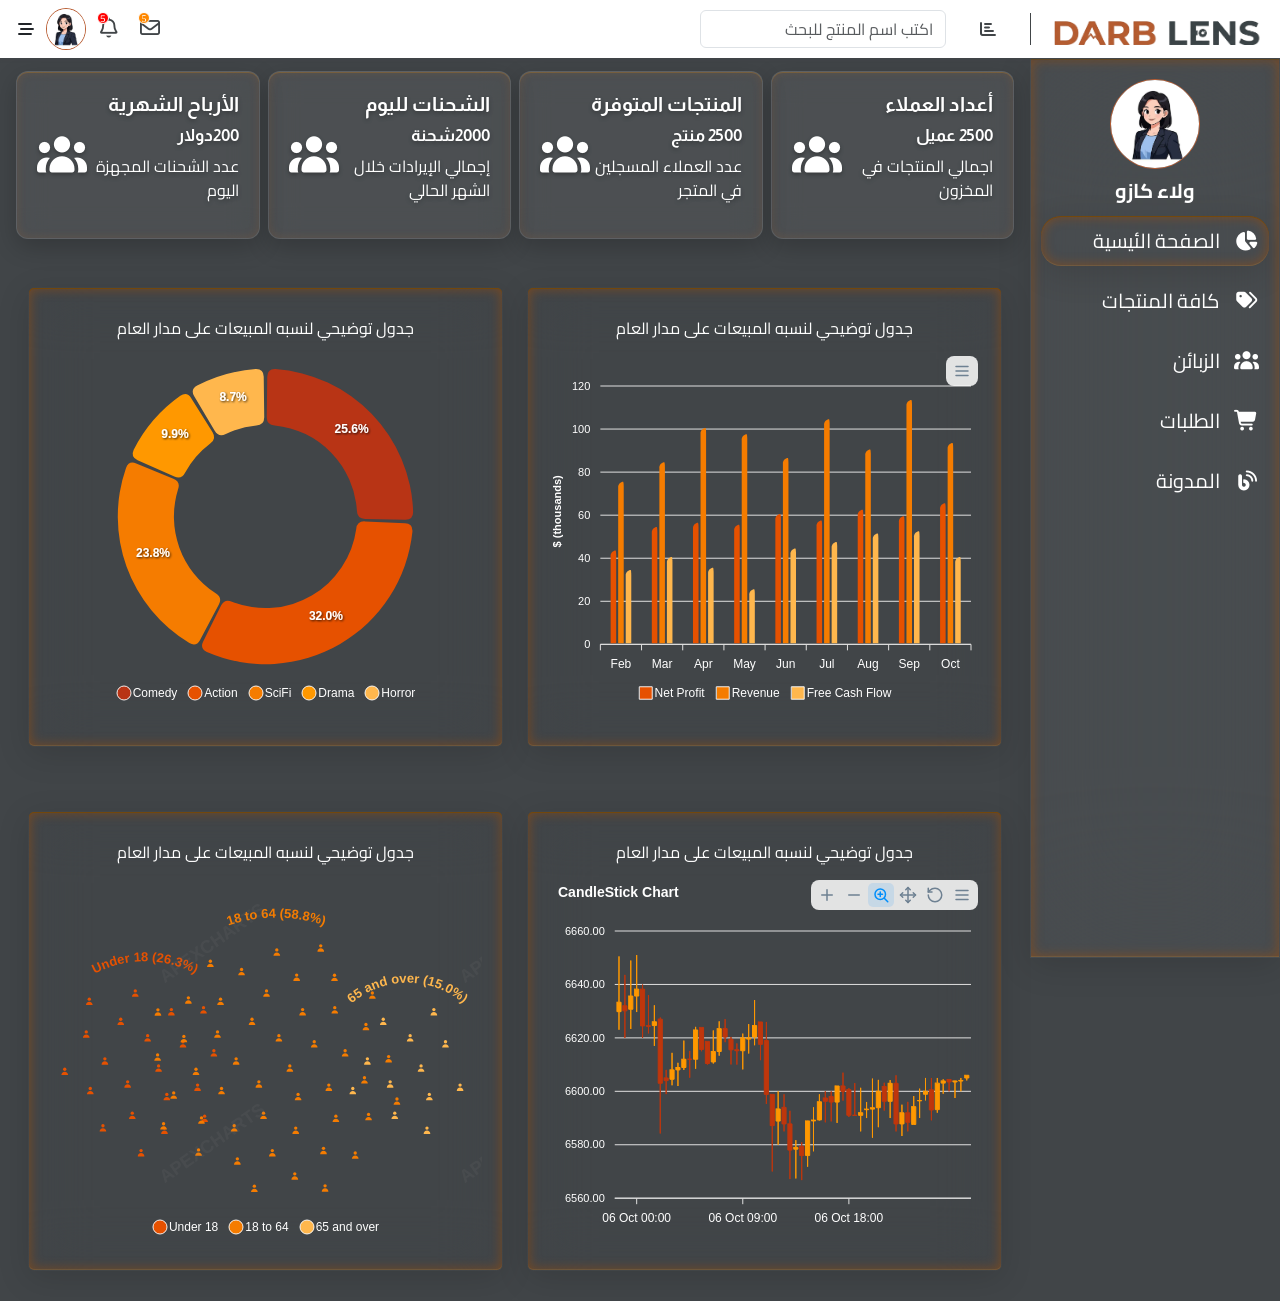
<file: index.html>
<!DOCTYPE html>
<html lang="ar" dir="rtl">

<head>
    <meta charset="UTF-8">
    <meta name="viewport" content="width=device-width, initial-scale=1.0">
    <title>darblens dashboard</title>
    <link rel="icon" href="assets/images/header/favicon.ico">
    <link rel="stylesheet" href="assets/css/all.min.css">
    <link rel="stylesheet" href="assets/css/bootstrap.css">
    <link rel="stylesheet" href="assets/css/sarrona.css">
    <link rel="stylesheet" href="assets/css/style.css">
</head>

<body>

    <div class="" id="loader">

        <img src="assets/images/loader.svg" alt="" width="50">
    </div>




    <div class="main-wrapper">
        <nav class="fixed-top">
            <header class="header d-flex justify-content-between align-items-center py-2">


                <div class="right-header d-flex align-items-center gap-3   ">
                    <div class="logo d-none d-md-block  ">
                        <a href="/"> <img class="w-100" src="assets/images/header/LOGO.png" alt=""></a>
                    </div>

                    <div class="px-3">
                        <a href="#"> <i class="fa-solid fa-chart-bar" id="toggle-sidebar"></i></a>
                    </div>
                    <form action="" class="d-none d-md-block">
                        <input type=" text" class="form-control" placeholder="اكتب اسم المنتج للبحث">
                    </form>
                </div>



                <div class="left-header d-flex align-items-center px-3 ">
                    <div class="icons d-flex gap-3">

                        <div class="messages-container position-relative" id="messages-container">
                            <i class="fa-regular fa-envelope   envelope"></i>
                            <ul class="messages-area  position-absolute text-center" id="messages-area">
                                <div class="messages-header">
                                    <h3>أحدث الرسائل</h3>
                                </div>

                                <li class="d-flex align-items-center justify-content-between position-relative"
                                    style="height: 70px;">
                                    <div class="d-flex gap-2 item-menu-left">
                                      <img src="assets/images/online/3.jfif" alt="">
                                        <h2>محمد أحمد</h2>
                                    </div>
                                    <i class="fa-regular fa-comment "></i>

                                    <div style="width: 10px; height: 10px;"
                                        class="spinner-border text-success masseges-user" role="status">
                                        <span class="visually-hidden">Loading...</span>
                                    </div>

                            
                                    <p class=" messages-info">لا تنسي اجتماع اليوم الساعه 12 </p>
                                </li>



                                <a href="">كافة الرسائل</a>

                            </ul>
                        </div>

                        



                       
                        <a class="position-relative bell"data-bs-toggle="offcanvas"  href="#side-notifications">
                            <i class="fa-regular fa-bell" ></i>
                        </a>




                    </div>

                    <div class="avatar m-r-10 m-l-10">
                        <img width="40px"  src="assets/images/header/avatar.jfif" alt="">
                    </div>

                    <a>
                        <i class="fa-solid fa-bars-staggered active-users" data-bs-toggle="offcanvas"  href="#side-menu"></i>
                    </a>
                </div>



            </header>
        </nav>





        <!-- start sidebar -->
        <div class="sidebar" id="sidebar">
            <div class="profile">
                <img width="90" src="assets/images/header/avatar.jfif" alt="">
                <h3>ولاء كازو</h3>
            </div>

            <ul class="ul-sidebar">
               
               <li class=" active">
                    <i class="fa-solid fa-chart-pie "></i>
                    <a href="index.html" class="m-r-10"> الصفحة الئيسية</a>
                </li>
                <li>
                    <i class="fa-solid fa-tags"></i>
                    <a href="allproducts.html" class="m-r-10"> كافة المنتجات </a>
                </li>
                <li>
                    <i class="fa-solid fa-users"></i>
                    <a href="customers.html" class="m-r-10"> الزبائن </a>
                </li>
                  <li>
                    <i class="fa-solid fa-cart-shopping"></i>
                    <a href="orders.html" class="m-r-10"> الطلبات </a>
                </li>
                <li>
                    <i class="fa-solid fa-blog"></i>
                    <a href="blog.html" class="m-r-10"> المدونة </a>
                </li>



            </ul>
        </div>
        <!-- end sidebar -->


        <!-- start content -->
        <div class="content p-3" id="content">
            <div class="inner-contene">
                <div class="container-fluid">
                    <div class="row gap-2 flex-wrap  flex-lg-nowrap justify-content-around stats">
                        <div class="col-12 col-md-5 col-lg-3 stat stat-orange  flex-item flex-shrink-1 ">
                            <div>
                                <h3 class="m-b-10 ">أعداد العملاء </h3>
                                <h4>2500 عميل </h4>
                                <p>اجمالي المنتجات  في المخزون </p>
                            </div>
                            <div>
                                <i class="fa-solid fa-users fs-1 t"></i>
                            </div>
                        </div>
                        <div class="col-12 col-md-5 col-lg-3 stat stat-yellow flex-item flex-shrink-1  ">
                            <div>
                                <h3 class="m-b-10 ">المنتجات المتوفرة </h3>
                                <h4>2500 منتج </h4>
                                <p>عدد العملاء المسجلين في المتجر</p>
                            </div>
                            <div>
                                <i class="fa-solid fa-users fs-1 t"></i>
                            </div>
                        </div>
                        <div class="col-12 col-md-5 col-lg-3 stat stat-gray flex-item flex-shrink-1">
                            <div>
                                <h3 class="m-b-10">الشحنات لليوم </h3>
                                <h4>2000شحنة </h4>
                                <p>إجمالي الإيرادات خلال الشهر الحالي</p>
                            </div>
                            <div>
                                <i class="fa-solid fa-users fs-1 t"></i>
                            </div>
                        </div>
                        <div class="col-12 col-md-5 col-lg-3 stat stat-white flex-item flex-shrink-1">
                            <div>
                                <h3 class="m-b-10">الأرباح الشهرية </h3>
                                <h4>200دولار </h4>
                                <p>عدد الشحنات المجهزة اليوم</p>
                            </div>
                            <div>
                                <i class="fa-solid fa-users fs-1 t"></i>
                            </div>
                        </div>

                    </div>



                    <!-- المخططات البيانيه -->

                    <div class="row mt-5">
                        <div class="col-12 col-md-6 mb-3 ">
                            <div class="card  chart-card">
                                <p class="text-center mt-2">جدول توضيحي لنسبه المبيعات على مدار العام</p>
                                <div id="chart"></div>
                            </div>
                        </div>
                        
                        <div class="col-12 col-md-6">
                            <div class="card  chart-card">
                                <p class="text-center mt-2">جدول توضيحي لنسبه المبيعات على مدار العام</p>
                                <div id="charts"></div>
                            </div>
                        </div>
                    </div>

                    <div class="row mt-5">
                        <div class="col-12 col-md-6 mb-3 ">
                            <div class="card  chart-card">
                                <p class="text-center mt-2">جدول توضيحي لنسبه المبيعات على مدار العام</p>
                                <div id="chartss"></div>
                            </div>
                        </div>

                        <div class="col-12 col-md-6 m-b-30  ">
                            <div class="card  chart-card">
                                <p class="text-center mt-2">جدول توضيحي لنسبه المبيعات على مدار العام</p>
                                <div id="chartsss"></div>
                            </div>
                        </div>
                    </div>
                    <!-- نهاية المخططات البيانيه -->


                </div>
            </div>
        </div>




        <!-- start content -->


    </div>



   <!-- users on line list-->


     <div class="offcanvas offcanvas-end" tabindex="-1" id="side-menu" aria-labelledby="offcanvasExampleLabel">
        <div class="offcanvas-header">
            <h5 class="offcanvas-title" id="offcanvasExampleLabel"> كافة المستخدمين المتصلين</h5>
            <button type="button" class="btn-close" data-bs-dismiss="offcanvas" aria-label="Close"></button>
        </div>
        <div class="offcanvas-body">

            <div class="item-side-menu d-flex align-items-center justify-content-between mb-2">
                <div class="avatar-info d-flex align-items-center justify-content-between position-relative">
                    <div style="width: 10px; height: 10px;" class="spinner-border text-success grow-user" role="status">
                        <span class="visually-hidden">Loading...</span>
                    </div>
                    <img width="50" src="assets/images/online/1.jfif" alt="">
                    <h4>أحمد الأحمد</h4>
                </div>
                <div class="contact-info d-flex gap-2">
                    <i class="fa-brands fa-square-whatsapp whatsapp-icon"></i>
                    <i class="fa-brands fa-facebook-messenger messenger-icon "></i>
                </div>
            </div>

            <div class="item-side-menu d-flex align-items-center justify-content-between mb-2">
                <div class="avatar-info d-flex align-items-center justify-content-between position-relative">
                    <div style="width: 10px; height: 10px;" class="spinner-border text-success grow-user" role="status">
                        <span class="visually-hidden">Loading...</span>
                    </div>
                    <img width="50" src="assets/images/online/2.jfif" alt="">
                    <h4>علي العلي </h4>
                </div>
                <div class="contact-info d-flex gap-2">
                    <i class="fa-brands fa-square-whatsapp whatsapp-icon"></i>
                    <i class="fa-brands fa-facebook-messenger messenger-icon "></i>
                </div>
            </div>

            <div class="item-side-menu d-flex align-items-center justify-content-between mb-2">
                <div class="avatar-info d-flex align-items-center justify-content-between position-relative">
                    <div style="width: 10px; height: 10px;" class="spinner-border text-success grow-user" role="status">
                        <span class="visually-hidden">Loading...</span>
                    </div>
                    <img width="50" src="assets/images/online/3.jfif" alt="">
                    <h4>محمد أحمد </h4>
                </div>
                <div class="contact-info d-flex gap-2">
                    <i class="fa-brands fa-square-whatsapp whatsapp-icon"></i>
                    <i class="fa-brands fa-facebook-messenger messenger-icon "></i>
                </div>
            </div>

            <div class="item-side-menu d-flex align-items-center justify-content-between mb-2">
                <div class="avatar-info d-flex align-items-center justify-content-between position-relative">
                    <div style="width: 10px; height: 10px;" class="spinner-border text-success grow-user" role="status">
                        <span class="visually-hidden">Loading...</span>
                    </div>
                    <img width="50" src="assets/images/online/4.jfif" alt="">
                    <h4>مرح العلي</h4>
                </div>
                <div class="contact-info d-flex gap-2">
                    <i class="fa-brands fa-square-whatsapp whatsapp-icon"></i>
                    <i class="fa-brands fa-facebook-messenger messenger-icon "></i>
                </div>
            </div>

            <div class="item-side-menu d-flex align-items-center justify-content-between mb-2">
                <div class="avatar-info d-flex align-items-center justify-content-between position-relative">
                    <div style="width: 10px; height: 10px;" class="spinner-border text-success grow-user" role="status">
                        <span class="visually-hidden">Loading...</span>
                    </div>
                    <img width="50" src="assets/images/online/5.jfif" alt="">
                    <h4>خالدة علي </h4>
                </div>
                <div class="contact-info d-flex gap-2">
                    <i class="fa-brands fa-square-whatsapp whatsapp-icon"></i>
                    <i class="fa-brands fa-facebook-messenger messenger-icon "></i>
                </div>
            </div>






        </div>
    </div> 

<!-- side-notifications الاشعارات ايقونة الجرس -->
     <div class="offcanvas offcanvas-end" tabindex="-1" id="side-notifications" aria-labelledby="offcanvasExampleLabel">
        <div class="offcanvas-header">
            <h5 class="offcanvas-title" id="offcanvasExampleLabel  ">  كافة الاشعارات </h5>
            <button type="button" class="btn-close" data-bs-dismiss="offcanvas" aria-label="Close"></button>
        </div>
        <div class="offcanvas-body">

<!-- 1. إشعار طلب جديد -->
<div class="notification-item notify-success">
    <div class="notify-header">
        <h6 class="notify-title">طلب جديد</h6>
        <small class="notify-time">منذ دقيقتين</small>
    </div>
    <p class="notify-body">قام الزبون <strong class="highlight-text">زياد أحمد</strong> بإضافة طلب جديد بقيمة 95$</p>
</div>

<!-- 2. إشعار نفاد مخزون -->
<div class="notification-item notify-warning">
    <div class="notify-header">
        <h6 class="notify-title">تنبيه المخزون</h6>
        <small class="notify-time">منذ ساعة</small>
    </div>
    <p class="notify-body">المنتج الأفضل مبيعاً لديك شارف على النفاد، المتبقي 3 قطع فقط.</p>
</div>

<!-- 3. إشعار تحديث حالة طلب -->
<div class="notification-item notify-info">
    <div class="notify-header">
        <h6 class="notify-title">شحن الطلب</h6>
        <small class="notify-time">منذ 3 ساعات</small>
    </div>
    <p class="notify-body">تمت الموافقة وتغيير حالة الطلب رقم <strong class="highlight-text">#12</strong> إلى "مكتمل".</p>
</div>

<!-- 4. إشعار زبون جديد -->
<div class="notification-item notify-primary">
    <div class="notify-header">
        <h6 class="notify-title">زبون جديد</h6>
        <small class="notify-time">أمس</small>
    </div>
    <p class="notify-body">سجل زبون جديد باسم <strong class="highlight-text">هبة محمود</strong> في منصتك.</p>
</div>

<!-- 5. إشعار أمان -->
<div class="notification-item notify-danger">
    <div class="notify-header">
        <h6 class="notify-title">حماية النظام</h6>
        <small class="notify-time">قبل يومين</small>
    </div>
    <p class="notify-body">تم رصد محاولة تسجيل دخول غير مصرح بها للوحة التحكم من متصفح غريب.</p>
</div>


        </div>
    </div>











    <!-- <script src="https://cdn.jsdelivr.net/npm/apexcharts"></script> -->
    <script src="assets/js/charts.js"></script>
    <script src="assets/js/bootstrap.js"></script>
    <script src="assets/js/script.js"></script>
</body>

</html>
</file>
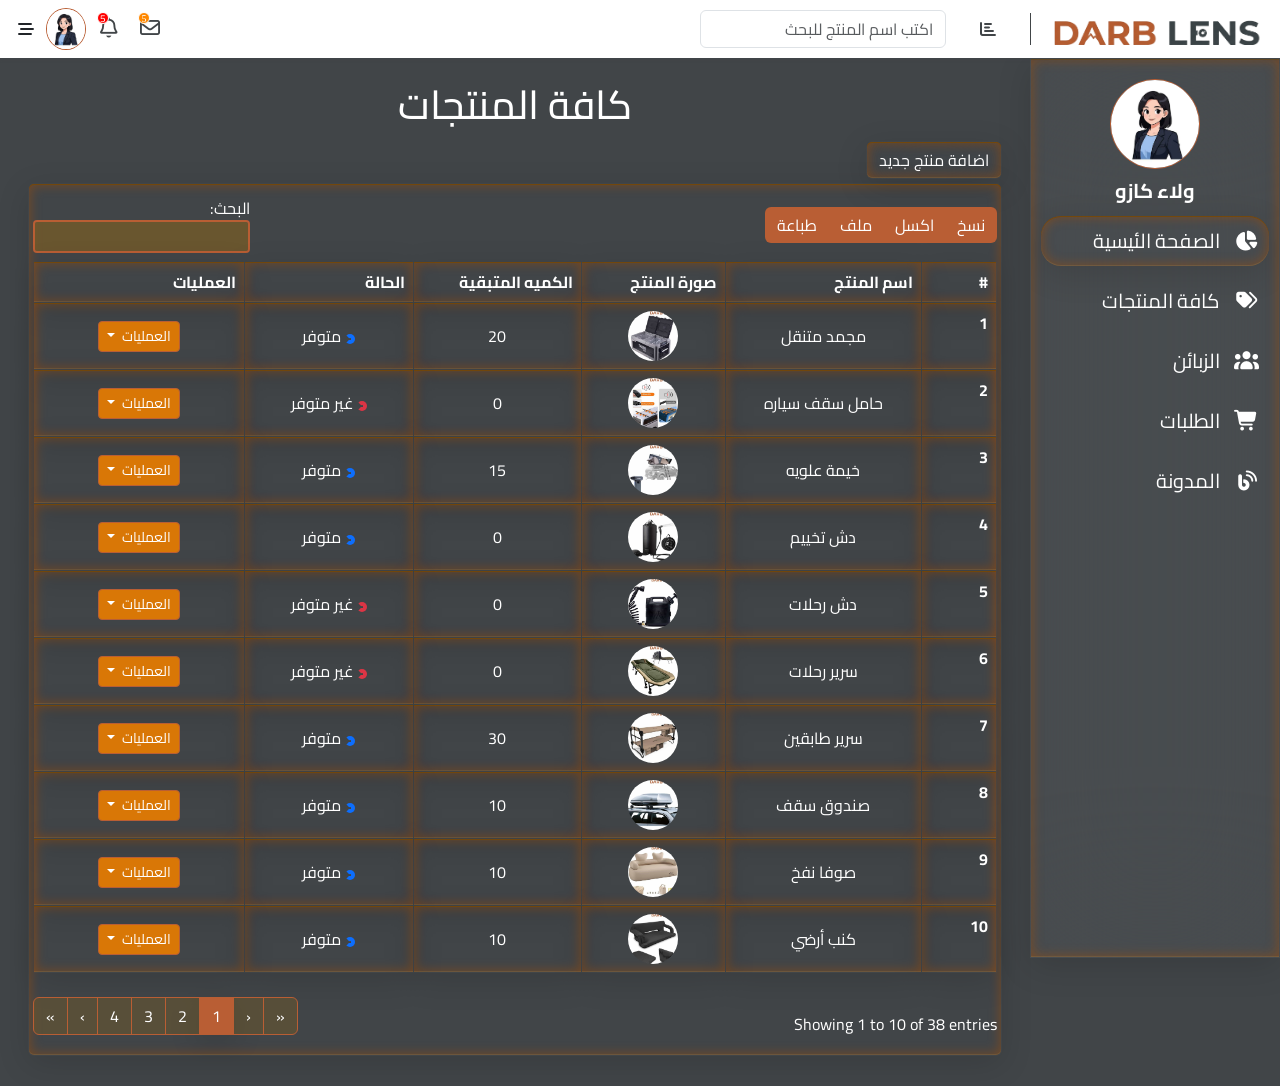
<file: allproducts.html>
<!DOCTYPE html>
<html lang="ar" dir="rtl">

<head>
    <meta charset="UTF-8">
    <meta name="viewport" content="width=device-width, initial-scale=1.0">
    <title>darblens allproducts</title>
    <link rel="icon" href="assets/images/header/favicon.ico">
    <link rel="stylesheet" href="assets/css/all.min.css">
    <link rel="stylesheet" href="assets/css/bootstrap.css">
    <link rel="stylesheet" href="assets/css/sarrona.css">
    <link rel="stylesheet" href="assets/css/style.css">
</head>

<body>

    <div class="main-wrapper">
        <nav class="fixed-top">
            <header class="header d-flex justify-content-between align-items-center py-2">


                <div class="right-header d-flex align-items-center gap-3   ">
                    <div class="logo d-none d-md-block  ">
                        <a href="/"> <img class="w-100" src="assets/images/header/LOGO.png" alt=""></a>
                    </div>

                    <div class="px-3">
                        <a href="#"> <i class="fa-solid fa-chart-bar" id="toggle-sidebar"></i></a>
                    </div>
                    <form action="" class="d-none d-md-block">
                        <input type=" text" class="form-control" placeholder="اكتب اسم المنتج للبحث">
                    </form>
                </div>



                <div class="left-header d-flex align-items-center px-3 ">
                    <div class="icons d-flex gap-3">

                             <div class="messages-container position-relative" id="messages-container">
                            <i class="fa-regular fa-envelope   envelope"></i>
                            <ul class="messages-area  position-absolute text-center" id="messages-area">
                                <div class="messages-header">
                                    <h3>أحدث الرسائل</h3>
                                </div>

                                <li class="d-flex align-items-center justify-content-between position-relative"
                                    style="height: 70px;">
                                    <div class="d-flex gap-2 item-menu-left">
                                        <img src="assets/images/header/avatar.jfif" alt="">
                                        <h2>محمد أحمد</h2>
                                    </div>
                                    <i class="fa-regular fa-comment "></i>

                                    <div style="width: 10px; height: 10px;"
                                        class="spinner-border text-success masseges-user" role="status">
                                        <span class="visually-hidden">Loading...</span>
                                    </div>

                                    <p class=" messages-info">لا تنسي اجتماع اليوم الساعه 12 </p>
                                </li>



                                <a href="">كافة الرسائل</a>

                            </ul>
                        </div>

                      




                       
                       <a class="position-relative bell"data-bs-toggle="offcanvas"  href="#side-notifications">
                            <i class="fa-regular fa-bell" ></i>
                        </a>
            
                    </div>

                    <div class="avatar m-r-10 m-l-10">
                        <img width="40px" src="assets/images/header/avatar.jfif" alt="">
                    </div>

                    <a><i class="fa-solid fa-bars-staggered active-users" data-bs-toggle="offcanvas"
                            href="#side-menu"></i></a>
                </div>



            </header>
        </nav>





        <!-- start sidebar -->
        <div class="sidebar" id="sidebar">
            <div class="profile">
                <img width="90" src="assets/images/header/avatar.jfif" alt="">
                <h3>ولاء كازو</h3>
            </div>

            <ul class="ul-sidebar">
               <li class=" active">
                    <i class="fa-solid fa-chart-pie "></i>
                    <a href="index.html" class="m-r-10"> الصفحة الئيسية</a>
                </li>
                <li>
                    <i class="fa-solid fa-tags"></i>
                    <a href="allproducts.html" class="m-r-10"> كافة المنتجات </a>
                </li>
                <li>
                    <i class="fa-solid fa-users"></i>
                    <a href="customers.html" class="m-r-10"> الزبائن </a>
                </li>
                  <li>
                    <i class="fa-solid fa-cart-shopping"></i>
                    <a href="orders.html" class="m-r-10"> الطلبات </a>
                </li>
                <li>
                    <i class="fa-solid fa-blog"></i>
                    <a href="blog.html" class="m-r-10"> المدونة </a>
                </li>


            </ul>
        </div>
        <!-- end sidebar -->


        <!-- start content -->
        <div class="content p-3" id="content">
            <div class="inner-contene">
                <div class="container-fluid">
                    <h1>كافة المنتجات</h1>

                    <button type="button" class="btn add-btn my-1" data-bs-toggle="modal"
                        data-bs-target="#add-modal">
                        اضافة منتج جديد
                    </button>

                    
                    <div class="row ">
                        <div class="col">
                            <div class="card p-1 table-back">
                                <table id="allproducts" class="table  table-hover display">
                                    <thead>
                                        <tr>
                                            <th scope="col">#</th>

                                            <th scope="col">اسم المنتج</th>
                                            <th scope="col">صورة المنتج </th>
                                            <th scope="col">الكميه المتبقية </th>
                                            <th scope="col"> الحالة </th>
                                            <th scope="col"> العمليات </th>
                                        </tr>
                                    </thead>
                                    <tbody>


                                        <tr>
                                            <th scope="row">1 </th>
                                            <td> مجمد متنقل </td>
                                            <td>
                                                <img width="50" class="   rounded-circle"
                                                    src="assets/images/products/تجهيزات الاوفر لاندينغ/تلاجة ومجمد متنقل.jpg"
                                                    alt="">
                                            </td>
                                            <td>20</td>
                                            <td>
                                                <div style="width: 10px; height: 10px;"
                                                    class="spinner-border text-primary" role="status">
                                                    <span class="visually-hidden">Loading...</span>
                                                </div>
                                                متوفر
                                            </td>
                                            <td>
                                                <div class="dropdown">
                                                    <a class="btn btn-secondary btn-sm dropdown-toggle" href="#"
                                                        role="button" data-bs-toggle="dropdown" aria-expanded="false">
                                                        العمليات
                                                    </a>

                                                    <ul class="dropdown-menu">
                                                        <li><a class="dropdown-item" href="#delet-modal"
                                                                data-bs-toggle="modal" data-bs-target="#delet-modal">
                                                                حذف المنتج</a></li>
                                                        <li><a class="dropdown-item" href="#edit-modal"
                                                                data-bs-toggle="modal" data-bs-target="#edit-modal">
                                                                تعديل المنتج</a></li>
                                                        <li><a class="dropdown-item" href="#"> تفاصيل المنتج</a>
                                                        </li>
                                                    </ul>
                                                </div>
                                            </td>
                                        </tr>

                                        <tr>
                                            <th scope="row">2 </th>
                                            <td>حامل سقف سياره </td>
                                            <td>
                                                <img width="50" class="  rounded-circle"
                                                    src="assets/images/products/تجهيزات الاوفر لاندينغ/حامل سقفي للسيارة.jpg"
                                                    alt="">
                                            </td>
                                            <td>0</td>
                                            <td>
                                                <div style="width: 10px; height: 10px;"
                                                    class="spinner-border text-danger" role="status">
                                                    <span class="visually-hidden">Loading...</span>
                                                </div>
                                                غير متوفر
                                            </td>
                                            <td>
                                                <div class="dropdown">
                                                    <a class="btn btn-secondary btn-sm dropdown-toggle" href="#"
                                                        role="button" data-bs-toggle="dropdown" aria-expanded="false">
                                                        العمليات
                                                    </a>

                                                    <ul class="dropdown-menu">
                                                        <li><a class="dropdown-item" href="#"> حذف المنتج</a></li>
                                                        <li><a class="dropdown-item" href="#"> تعديل المنتج</a></li>
                                                        <li><a class="dropdown-item" href="#"> تفاصيل المنتج</a>
                                                        </li>
                                                    </ul>
                                                </div>
                                            </td>
                                        </tr>

                                        <tr>
                                            <th scope="row">3</th>
                                            <td>خيمة علويه </td>
                                            <td>
                                                <img width="50" class="  rounded-circle"
                                                    src="assets/images/products/تجهيزات الاوفر لاندينغ/خيمة علوية للسيارة.jpg"
                                                    alt="">
                                            </td>
                                            <td>15</td>
                                            <td>
                                                <div style="width: 10px; height: 10px;"
                                                    class="spinner-border text-primary" role="status">
                                                    <span class="visually-hidden">Loading...</span>
                                                </div>
                                                متوفر
                                            </td>
                                            <td>
                                                <div class="dropdown">
                                                    <a class="btn btn-secondary btn-sm dropdown-toggle" href="#"
                                                        role="button" data-bs-toggle="dropdown" aria-expanded="false">
                                                        العمليات
                                                    </a>

                                                    <ul class="dropdown-menu">
                                                        <li><a class="dropdown-item" href="#"> حذف المنتج</a></li>
                                                        <li><a class="dropdown-item" href="#"> تعديل المنتج</a></li>
                                                        <li><a class="dropdown-item" href="#"> تفاصيل المنتج</a>
                                                        </li>
                                                    </ul>
                                                </div>
                                            </td>
                                        </tr>

                                        <tr>
                                            <th scope="row">4 </th>
                                            <td>دش تخييم </td>
                                            <td>
                                                <img width="50" class="  rounded-circle"
                                                    src="assets/images/products/تجهيزات الاوفر لاندينغ/دش تخييم.jpg"
                                                    alt="">
                                            </td>
                                            <td>0</td>
                                            <td>
                                                <div style="width: 10px; height: 10px;"
                                                    class="spinner-border text-primary" role="status">
                                                    <span class="visually-hidden">Loading...</span>
                                                </div>
                                                متوفر
                                            </td>
                                            <td>
                                                <div class="dropdown">
                                                    <a class="btn btn-secondary btn-sm dropdown-toggle" href="#"
                                                        role="button" data-bs-toggle="dropdown" aria-expanded="false">
                                                        العمليات
                                                    </a>

                                                    <ul class="dropdown-menu">
                                                        <li><a class="dropdown-item" href="#"> حذف المنتج</a></li>
                                                        <li><a class="dropdown-item" href="#"> تعديل المنتج</a></li>
                                                        <li><a class="dropdown-item" href="#"> تفاصيل المنتج</a>
                                                        </li>
                                                    </ul>
                                                </div>
                                            </td>
                                        </tr>

                                        <tr>
                                            <th scope="row">5 </th>
                                            <td>دش رحلات </td>
                                            <td>
                                                <img width="50" class="  rounded-circle"
                                                    src="assets/images/products/تجهيزات الاوفر لاندينغ/دش رحلات.jpg"
                                                    alt="">
                                            </td>
                                            <td>0</td>
                                            <td>
                                                <div style="width: 10px; height: 10px;"
                                                    class="spinner-border text-danger" role="status">
                                                    <span class="visually-hidden">Loading...</span>
                                                </div>
                                                غير متوفر
                                            </td>
                                            <td>
                                                <div class="dropdown">
                                                    <a class="btn btn-secondary btn-sm dropdown-toggle" href="#"
                                                        role="button" data-bs-toggle="dropdown" aria-expanded="false">
                                                        العمليات
                                                    </a>

                                                    <ul class="dropdown-menu">
                                                        <li><a class="dropdown-item" href="#"> حذف المنتج</a></li>
                                                        <li><a class="dropdown-item" href="#"> تعديل المنتج</a></li>
                                                        <li><a class="dropdown-item" href="#"> تفاصيل المنتج</a>
                                                        </li>
                                                    </ul>
                                                </div>
                                            </td>
                                        </tr>

                                        <tr>
                                            <th scope="row">6 </th>
                                            <td>سرير رحلات </td>
                                            <td>
                                                <img width="50" class="  rounded-circle"
                                                    src="assets/images/products/تجهيزات الاوفر لاندينغ/سرير رحلات.jpg"
                                                    alt="">
                                            </td>
                                            <td>0</td>
                                            <td>
                                                <div style="width: 10px; height: 10px;"
                                                    class="spinner-border text-danger" role="status">
                                                    <span class="visually-hidden">Loading...</span>
                                                </div>
                                                غير متوفر
                                            </td>
                                            <td>
                                                <div class="dropdown">
                                                    <a class="btn btn-secondary btn-sm dropdown-toggle" href="#"
                                                        role="button" data-bs-toggle="dropdown" aria-expanded="false">
                                                        العمليات
                                                    </a>

                                                    <ul class="dropdown-menu">
                                                        <li><a class="dropdown-item" href="#"> حذف المنتج</a></li>
                                                        <li><a class="dropdown-item" href="#"> تعديل المنتج</a></li>
                                                        <li><a class="dropdown-item" href="#"> تفاصيل المنتج</a>
                                                        </li>
                                                    </ul>
                                                </div>
                                            </td>
                                        </tr>

                                        <tr>
                                            <th scope="row">7</th>
                                            <td>سرير طابقين </td>
                                            <td>
                                                <img width="50" class="  rounded-circle"
                                                    src="assets/images/products/تجهيزات الاوفر لاندينغ/سرير طابقين.jpg"
                                                    alt="">
                                            </td>
                                            <td>30</td>
                                            <td>
                                                <div style="width: 10px; height: 10px;"
                                                    class="spinner-border text-primary" role="status">
                                                    <span class="visually-hidden">Loading...</span>
                                                </div>
                                                متوفر
                                            </td>
                                            <td>
                                                <div class="dropdown">
                                                    <a class="btn btn-secondary btn-sm dropdown-toggle" href="#"
                                                        role="button" data-bs-toggle="dropdown" aria-expanded="false">
                                                        العمليات
                                                    </a>

                                                    <ul class="dropdown-menu">
                                                        <li><a class="dropdown-item" href="#"> حذف المنتج</a></li>
                                                        <li><a class="dropdown-item" href="#"> تعديل المنتج</a></li>
                                                        <li><a class="dropdown-item" href="#"> تفاصيل المنتج</a>
                                                        </li>
                                                    </ul>
                                                </div>
                                            </td>
                                        </tr>

                                        <tr>
                                            <th scope="row">8</th>
                                            <td>صندوق سقف </td>
                                            <td>
                                                <img width="50" class="  rounded-circle"
                                                    src="assets/images/products/تجهيزات الاوفر لاندينغ/صندوق سقف.jpg"
                                                    alt="">
                                            </td>
                                            <td>10</td>
                                            <td>
                                                <div style="width: 10px; height: 10px;"
                                                    class="spinner-border text-primary" role="status">
                                                    <span class="visually-hidden">Loading...</span>
                                                </div>
                                                متوفر
                                            </td>
                                            <td>
                                                <div class="dropdown">
                                                    <a class="btn btn-secondary btn-sm dropdown-toggle" href="#"
                                                        role="button" data-bs-toggle="dropdown" aria-expanded="false">
                                                        العمليات
                                                    </a>

                                                    <ul class="dropdown-menu">
                                                        <li><a class="dropdown-item" href="#"> حذف المنتج</a></li>
                                                        <li><a class="dropdown-item" href="#"> تعديل المنتج</a></li>
                                                        <li><a class="dropdown-item" href="#"> تفاصيل المنتج</a>
                                                        </li>
                                                    </ul>
                                                </div>
                                            </td>
                                        </tr>

                                        <tr>
                                            <th scope="row">9 </th>
                                            <td>صوفا نفخ </td>
                                            <td>
                                                <img width="50" class="  rounded-circle"
                                                    src="assets/images/products/تجهيزات الاوفر لاندينغ/صوفا نفخ.jpg"
                                                    alt="">
                                            </td>
                                            <td>10</td>
                                            <td>
                                                <div style="width: 10px; height: 10px;"
                                                    class="spinner-border text-primary" role="status">
                                                    <span class="visually-hidden">Loading...</span>
                                                </div>
                                                متوفر
                                            </td>
                                            <td>
                                                <div class="dropdown">
                                                    <a class="btn btn-secondary btn-sm dropdown-toggle" href="#"
                                                        role="button" data-bs-toggle="dropdown" aria-expanded="false">
                                                        العمليات
                                                    </a>

                                                    <ul class="dropdown-menu">
                                                        <li><a class="dropdown-item" href="#"> حذف المنتج</a></li>
                                                        <li><a class="dropdown-item" href="#"> تعديل المنتج</a></li>
                                                        <li><a class="dropdown-item" href="#"> تفاصيل المنتج</a>
                                                        </li>
                                                    </ul>
                                                </div>
                                            </td>
                                        </tr>

                                        <tr>
                                            <th scope="row">10 </th>
                                            <td>كنب أرضي </td>
                                            <td>
                                                <img width="50" class="  rounded-circle"
                                                    src="assets/images/products/تجهيزات الاوفر لاندينغ/كنب ارضي.jpg"
                                                    alt="">
                                            </td>
                                            <td>10</td>
                                            <td>
                                                <div style="width: 10px; height: 10px;"
                                                    class="spinner-border text-primary" role="status">
                                                    <span class="visually-hidden">Loading...</span>
                                                </div>
                                                متوفر
                                            </td>
                                            <td>
                                                <div class="dropdown">
                                                    <a class="btn btn-secondary btn-sm dropdown-toggle" href="#"
                                                        role="button" data-bs-toggle="dropdown" aria-expanded="false">
                                                        العمليات
                                                    </a>

                                                    <ul class="dropdown-menu">
                                                        <li><a class="dropdown-item" href="#"> حذف المنتج</a></li>
                                                        <li><a class="dropdown-item" href="#"> تعديل المنتج</a></li>
                                                        <li><a class="dropdown-item" href="#"> تفاصيل المنتج</a>
                                                        </li>
                                                    </ul>
                                                </div>
                                            </td>
                                        </tr>

                                        <tr>
                                            <th scope="row">11 </th>
                                            <td> مرتبة هوائية </td>
                                            <td>
                                                <img width="50" class="  rounded-circle"
                                                    src="assets/images/products/تجهيزات الاوفر لاندينغ/مرتبة هوائية للسيارة.jpg"
                                                    alt="">
                                            </td>
                                            <td>5</td>
                                            <td>
                                                <div style="width: 10px; height: 10px;"
                                                    class="spinner-border text-primary" role="status">
                                                    <span class="visually-hidden">Loading...</span>
                                                </div>
                                                متوفر
                                            </td>
                                            <td>
                                                <div class="dropdown">
                                                    <a class="btn btn-secondary btn-sm dropdown-toggle" href="#"
                                                        role="button" data-bs-toggle="dropdown" aria-expanded="false">
                                                        العمليات
                                                    </a>

                                                    <ul class="dropdown-menu">
                                                        <li><a class="dropdown-item" href="#"> حذف المنتج</a></li>
                                                        <li><a class="dropdown-item" href="#"> تعديل المنتج</a></li>
                                                        <li><a class="dropdown-item" href="#"> تفاصيل المنتج</a>
                                                        </li>
                                                    </ul>
                                                </div>
                                            </td>
                                        </tr>

                                        <tr>
                                            <th scope="row">12 </th>
                                            <td>محطة طاقة </td>
                                            <td>
                                                <img width="50" class="  rounded-circle"
                                                    src="assets/images/products/تجهيزات الاوفر لاندينغ/محطة طاقة محمولة.jpg"
                                                    alt="">
                                            </td>
                                            <td>0</td>
                                            <td>
                                                <div style="width: 10px; height: 10px;"
                                                    class="spinner-border text-danger" role="status">
                                                    <span class="visually-hidden">Loading...</span>
                                                </div>
                                                غير متوفر
                                            </td>
                                            <td>
                                                <div class="dropdown">
                                                    <a class="btn btn-secondary btn-sm dropdown-toggle" href="#"
                                                        role="button" data-bs-toggle="dropdown" aria-expanded="false">
                                                        العمليات
                                                    </a>

                                                    <ul class="dropdown-menu">
                                                        <li><a class="dropdown-item" href="#"> حذف المنتج</a></li>
                                                        <li><a class="dropdown-item" href="#"> تعديل المنتج</a></li>
                                                        <li><a class="dropdown-item" href="#"> تفاصيل المنتج</a>
                                                        </li>
                                                    </ul>
                                                </div>
                                            </td>
                                        </tr>

                                        <tr>
                                            <th scope="row">13 </th>
                                            <td>مظلة سياره </td>
                                            <td>
                                                <img width="50" class="  rounded-circle"
                                                    src="assets/images/products/تجهيزات الاوفر لاندينغ/مظلة للسيارات.jpg"
                                                    alt="">
                                            </td>
                                            <td>5</td>
                                            <td>
                                                <div style="width: 10px; height: 10px;"
                                                    class="spinner-border text-primary" role="status">
                                                    <span class="visually-hidden">Loading...</span>
                                                </div>
                                                متوفر
                                            </td>
                                            <td>
                                                <div class="dropdown">
                                                    <a class="btn btn-secondary btn-sm dropdown-toggle" href="#"
                                                        role="button" data-bs-toggle="dropdown" aria-expanded="false">
                                                        العمليات
                                                    </a>

                                                    <ul class="dropdown-menu">
                                                        <li><a class="dropdown-item" href="#"> حذف المنتج</a></li>
                                                        <li><a class="dropdown-item" href="#"> تعديل المنتج</a></li>
                                                        <li><a class="dropdown-item" href="#"> تفاصيل المنتج</a>
                                                        </li>
                                                    </ul>
                                                </div>
                                            </td>
                                        </tr>
                                        <tr>
                                            <th scope="row">14 </th>
                                            <td>مطبخ متنقل </td>
                                            <td>
                                                <img width="50" class="  rounded-circle"
                                                    src="assets/images/products/تجهيزات الاوفر لاندينغ/مطبخ متنقل للسيارة.jpg"
                                                    alt="">
                                            </td>
                                            <td>5</td>
                                            <td>
                                                <div style="width: 10px; height: 10px;"
                                                    class="spinner-border text-primary" role="status">
                                                    <span class="visually-hidden">Loading...</span>
                                                </div>
                                                متوفر
                                            </td>
                                            <td>
                                                <div class="dropdown">
                                                    <a class="btn btn-secondary btn-sm dropdown-toggle" href="#"
                                                        role="button" data-bs-toggle="dropdown" aria-expanded="false">
                                                        العمليات
                                                    </a>

                                                    <ul class="dropdown-menu">
                                                        <li><a class="dropdown-item" href="#"> حذف المنتج</a></li>
                                                        <li><a class="dropdown-item" href="#"> تعديل المنتج</a></li>
                                                        <li><a class="dropdown-item" href="#"> تفاصيل المنتج</a>
                                                        </li>
                                                    </ul>
                                                </div>
                                            </td>
                                        </tr>

                                        <tr>
                                            <th scope="row">15 </th>
                                            <td>ادوات مائدة </td>
                                            <td>
                                                <img width="50" class="  rounded-circle"
                                                    src="assets/images/products/الأكثر غرابه/ادوات مائدة قابلة للطي.jpg"
                                                    alt="">
                                            </td>
                                            <td>50</td>
                                            <td>
                                                <div style="width: 10px; height: 10px;"
                                                    class="spinner-border text-primary" role="status">
                                                    <span class="visually-hidden">Loading...</span>
                                                </div>
                                                متوفر
                                            </td>
                                            <td>
                                                <div class="dropdown">
                                                    <a class="btn btn-secondary btn-sm dropdown-toggle" href="#"
                                                        role="button" data-bs-toggle="dropdown" aria-expanded="false">
                                                        العمليات
                                                    </a>

                                                    <ul class="dropdown-menu">
                                                        <li><a class="dropdown-item" href="#"> حذف المنتج</a></li>
                                                        <li><a class="dropdown-item" href="#"> تعديل المنتج</a></li>
                                                        <li><a class="dropdown-item" href="#"> تفاصيل المنتج</a>
                                                        </li>
                                                    </ul>
                                                </div>
                                            </td>
                                        </tr>

                                        <tr>
                                            <th scope="row">16 </th>
                                            <td> افارول بوف </td>
                                            <td>
                                                <img width="50" class="  rounded-circle"
                                                    src="assets/images/products/الأكثر غرابه/افارول بوف.jpg" alt="">
                                            </td>
                                            <td>0</td>
                                            <td>
                                                <div style="width: 10px; height: 10px;"
                                                    class="spinner-border text-danger" role="status">
                                                    <span class="visually-hidden">Loading...</span>
                                                </div>
                                                غير متوفر
                                            </td>
                                            <td>
                                                <div class="dropdown">
                                                    <a class="btn btn-secondary btn-sm dropdown-toggle" href="#"
                                                        role="button" data-bs-toggle="dropdown" aria-expanded="false">
                                                        العمليات
                                                    </a>

                                                    <ul class="dropdown-menu">
                                                        <li><a class="dropdown-item" href="#"> حذف المنتج</a></li>
                                                        <li><a class="dropdown-item" href="#"> تعديل المنتج</a></li>
                                                        <li><a class="dropdown-item" href="#"> تفاصيل المنتج</a>
                                                        </li>
                                                    </ul>
                                                </div>
                                            </td>
                                        </tr>

                                        <tr>
                                            <th scope="row">17 </th>
                                            <td>زجاجة قابلة للطي </td>
                                            <td>
                                                <img width="50" class="  rounded-circle"
                                                    src="assets/images/products/الأكثر غرابه/زجاجة قابلة للطي.jpg"
                                                    alt="">
                                            </td>
                                            <td>100</td>
                                            <td>
                                                <div style="width: 10px; height: 10px;"
                                                    class="spinner-border text-primary" role="status">
                                                    <span class="visually-hidden">Loading...</span>
                                                </div>
                                                متوفر
                                            </td>
                                            <td>
                                                <div class="dropdown">
                                                    <a class="btn btn-secondary btn-sm dropdown-toggle" href="#"
                                                        role="button" data-bs-toggle="dropdown" aria-expanded="false">
                                                        العمليات
                                                    </a>

                                                    <ul class="dropdown-menu">
                                                        <li><a class="dropdown-item" href="#"> حذف المنتج</a></li>
                                                        <li><a class="dropdown-item" href="#"> تعديل المنتج</a></li>
                                                        <li><a class="dropdown-item" href="#"> تفاصيل المنتج</a>
                                                        </li>
                                                    </ul>
                                                </div>
                                            </td>
                                        </tr>
                                        <tr>
                                            <th scope="row">18 </th>
                                            <td>سلاسل انقاذ سياره </td>
                                            <td>
                                                <img width="50" class="  rounded-circle"
                                                    src="assets/images/products/الأكثر غرابه/سلاسل انقاذ للسيارات.jpg"
                                                    alt="">
                                            </td>
                                            <td>10</td>
                                            <td>
                                                <div style="width: 10px; height: 10px;"
                                                    class="spinner-border text-primary" role="status">
                                                    <span class="visually-hidden">Loading...</span>
                                                </div>
                                                متوفر
                                            </td>
                                            <td>
                                                <div class="dropdown">
                                                    <a class="btn btn-secondary btn-sm dropdown-toggle" href="#"
                                                        role="button" data-bs-toggle="dropdown" aria-expanded="false">
                                                        العمليات
                                                    </a>

                                                    <ul class="dropdown-menu">
                                                        <li><a class="dropdown-item" href="#"> حذف المنتج</a></li>
                                                        <li><a class="dropdown-item" href="#"> تعديل المنتج</a></li>
                                                        <li><a class="dropdown-item" href="#"> تفاصيل المنتج</a>
                                                        </li>
                                                    </ul>
                                                </div>
                                            </td>
                                        </tr>

                                        <tr>
                                            <th scope="row">19 </th>
                                            <td>قفازات مع ضوء </td>
                                            <td>
                                                <img width="50" class="  rounded-circle"
                                                    src="assets/images/products/الأكثر غرابه/قفازات بالاضاءة.jpg"
                                                    alt="">
                                            </td>
                                            <td>10</td>
                                            <td>
                                                <div style="width: 10px; height: 10px;"
                                                    class="spinner-border text-primary" role="status">
                                                    <span class="visually-hidden">Loading...</span>
                                                </div>
                                                متوفر
                                            </td>
                                            <td>
                                                <div class="dropdown">
                                                    <a class="btn btn-secondary btn-sm dropdown-toggle" href="#"
                                                        role="button" data-bs-toggle="dropdown" aria-expanded="false">
                                                        العمليات
                                                    </a>

                                                    <ul class="dropdown-menu">
                                                        <li><a class="dropdown-item" href="#"> حذف المنتج</a></li>
                                                        <li><a class="dropdown-item" href="#"> تعديل المنتج</a></li>
                                                        <li><a class="dropdown-item" href="#"> تفاصيل المنتج</a>
                                                        </li>
                                                    </ul>
                                                </div>
                                            </td>
                                        </tr>
                                        <tr>
                                            <th scope="row">20 </th>
                                            <td>شاحن </td>
                                            <td>
                                                <img width="50" class="  rounded-circle"
                                                    src="assets/images/products/الأكثر غرابه/شاحن بالنار.jpg" alt="">
                                            </td>
                                            <td>5</td>
                                            <td>
                                                <div style="width: 10px; height: 10px;"
                                                    class="spinner-border text-primary" role="status">
                                                    <span class="visually-hidden">Loading...</span>
                                                </div>
                                                متوفر
                                            </td>
                                            <td>
                                                <div class="dropdown">
                                                    <a class="btn btn-secondary btn-sm dropdown-toggle" href="#"
                                                        role="button" data-bs-toggle="dropdown" aria-expanded="false">
                                                        العمليات
                                                    </a>

                                                    <ul class="dropdown-menu">
                                                        <li><a class="dropdown-item" href="#"> حذف المنتج</a></li>
                                                        <li><a class="dropdown-item" href="#"> تعديل المنتج</a></li>
                                                        <li><a class="dropdown-item" href="#"> تفاصيل المنتج</a>
                                                        </li>
                                                    </ul>
                                                </div>
                                            </td>
                                        </tr>

                                        <tr>
                                            <th scope="row">22</th>
                                            <td>كاس ستانلس </td>
                                            <td>
                                                <img width="50" class="  rounded-circle"
                                                    src="assets/images/products/الأكثر غرابه/كاس ستانلس بعلبه.jpg"
                                                    alt="">
                                            </td>
                                            <td>5</td>
                                            <td>
                                                <div style="width: 10px; height: 10px;"
                                                    class="spinner-border text-primary" role="status">
                                                    <span class="visually-hidden">Loading...</span>
                                                </div>
                                                متوفر
                                            </td>
                                            <td>
                                                <div class="dropdown">
                                                    <a class="btn btn-secondary btn-sm dropdown-toggle" href="#"
                                                        role="button" data-bs-toggle="dropdown" aria-expanded="false">
                                                        العمليات
                                                    </a>

                                                    <ul class="dropdown-menu">
                                                        <li><a class="dropdown-item" href="#"> حذف المنتج</a></li>
                                                        <li><a class="dropdown-item" href="#"> تعديل المنتج</a></li>
                                                        <li><a class="dropdown-item" href="#"> تفاصيل المنتج</a>
                                                        </li>
                                                    </ul>
                                                </div>
                                            </td>
                                        </tr>

                                        <tr>
                                            <th scope="row">23 </th>
                                            <td>مروحة معلقة </td>
                                            <td>
                                                <img width="50" class="  rounded-circle"
                                                    src="assets/images/products/الأكثر غرابه/مروحة صغيرة بعليقه.jpg"
                                                    alt="">
                                            </td>
                                            <td>5</td>
                                            <td>
                                                <div style="width: 10px; height: 10px;"
                                                    class="spinner-border text-primary" role="status">
                                                    <span class="visually-hidden">Loading...</span>
                                                </div>
                                                متوفر
                                            </td>
                                            <td>
                                                <div class="dropdown">
                                                    <a class="btn btn-secondary btn-sm dropdown-toggle" href="#"
                                                        role="button" data-bs-toggle="dropdown" aria-expanded="false">
                                                        العمليات
                                                    </a>

                                                    <ul class="dropdown-menu">
                                                        <li><a class="dropdown-item" href="#"> حذف المنتج</a></li>
                                                        <li><a class="dropdown-item" href="#"> تعديل المنتج</a></li>
                                                        <li><a class="dropdown-item" href="#"> تفاصيل المنتج</a>
                                                        </li>
                                                    </ul>
                                                </div>
                                            </td>
                                        </tr>

                                        <tr>
                                            <th scope="row">24 </th>
                                            <td>مطرة عسكرية </td>
                                            <td>
                                                <img width="50" class="  rounded-circle"
                                                    src="assets/images/products/الأكثر غرابه/مطرة عسكرية.jpg" alt="">
                                            </td>
                                            <td>5</td>
                                            <td>
                                                <div style="width: 10px; height: 10px;"
                                                    class="spinner-border text-primary" role="status">
                                                    <span class="visually-hidden">Loading...</span>
                                                </div>
                                                متوفر
                                            </td>
                                            <td>
                                                <div class="dropdown">
                                                    <a class="btn btn-secondary btn-sm dropdown-toggle" href="#"
                                                        role="button" data-bs-toggle="dropdown" aria-expanded="false">
                                                        العمليات
                                                    </a>

                                                    <ul class="dropdown-menu">
                                                        <li><a class="dropdown-item" href="#"> حذف المنتج</a></li>
                                                        <li><a class="dropdown-item" href="#"> تعديل المنتج</a></li>
                                                        <li><a class="dropdown-item" href="#"> تفاصيل المنتج</a>
                                                        </li>
                                                    </ul>
                                                </div>
                                            </td>
                                        </tr>

                                        <tr>
                                            <th scope="row">25 </th>
                                            <td>خيمة استحمام </td>
                                            <td>
                                                <img width="50" class="  rounded-circle"
                                                    src="assets/images/products/خيم/خيمة استحمام.jpg" alt="">
                                            </td>
                                            <td>5</td>
                                            <td>
                                                <div style="width: 10px; height: 10px;"
                                                    class="spinner-border text-primary" role="status">
                                                    <span class="visually-hidden">Loading...</span>
                                                </div>
                                                متوفر
                                            </td>
                                            <td>
                                                <div class="dropdown">
                                                    <a class="btn btn-secondary btn-sm dropdown-toggle" href="#"
                                                        role="button" data-bs-toggle="dropdown" aria-expanded="false">
                                                        العمليات
                                                    </a>

                                                    <ul class="dropdown-menu">
                                                        <li><a class="dropdown-item" href="#"> حذف المنتج</a></li>
                                                        <li><a class="dropdown-item" href="#"> تعديل المنتج</a></li>
                                                        <li><a class="dropdown-item" href="#"> تفاصيل المنتج</a>
                                                        </li>
                                                    </ul>
                                                </div>
                                            </td>
                                        </tr>

                                        <tr>
                                            <th scope="row">26 </th>
                                            <td>خيمة اوتوماتيكية </td>
                                            <td>
                                                <img width="50" class="  rounded-circle"
                                                    src="assets/images/products/خيم/خيمة اوتوماتيكية.jpg" alt="">
                                            </td>
                                            <td>0</td>
                                            <td>
                                                <div style="width: 10px; height: 10px;"
                                                    class="spinner-border text-danger" role="status">
                                                    <span class="visually-hidden">Loading...</span>
                                                </div>
                                                غير متوفر
                                            </td>
                                            <td>
                                                <div class="dropdown">
                                                    <a class="btn btn-secondary btn-sm dropdown-toggle" href="#"
                                                        role="button" data-bs-toggle="dropdown" aria-expanded="false">
                                                        العمليات
                                                    </a>

                                                    <ul class="dropdown-menu">
                                                        <li><a class="dropdown-item" href="#"> حذف المنتج</a></li>
                                                        <li><a class="dropdown-item" href="#"> تعديل المنتج</a></li>
                                                        <li><a class="dropdown-item" href="#"> تفاصيل المنتج</a>
                                                        </li>
                                                    </ul>
                                                </div>
                                            </td>
                                        </tr>

                                        <tr>
                                            <th scope="row">27</th>
                                            <td>خيمة عائلية </td>
                                            <td>
                                                <img width="50" class="  rounded-circle"
                                                    src="assets/images/products/خيم/خيمة عائلية.jpg" alt="">
                                            </td>
                                            <td>3</td>
                                            <td>
                                                <div style="width: 10px; height: 10px;"
                                                    class="spinner-border text-primary" role="status">
                                                    <span class="visually-hidden">Loading...</span>
                                                </div>
                                                متوفر
                                            </td>
                                            <td>
                                                <div class="dropdown">
                                                    <a class="btn btn-secondary btn-sm dropdown-toggle" href="#"
                                                        role="button" data-bs-toggle="dropdown" aria-expanded="false">
                                                        العمليات
                                                    </a>

                                                    <ul class="dropdown-menu">
                                                        <li><a class="dropdown-item" href="#"> حذف المنتج</a></li>
                                                        <li><a class="dropdown-item" href="#"> تعديل المنتج</a></li>
                                                        <li><a class="dropdown-item" href="#"> تفاصيل المنتج</a>
                                                        </li>
                                                    </ul>
                                                </div>
                                            </td>
                                        </tr>

                                        <tr>
                                            <th scope="row">28 </th>
                                            <td>خيمة عملاقة </td>
                                            <td>
                                                <img width="50" class="  rounded-circle"
                                                    src="assets/images/products/خيم/خيمة عملاقة.jpg" alt="">
                                            </td>
                                            <td>3</td>
                                            <td>
                                                <div style="width: 10px; height: 10px;"
                                                    class="spinner-border text-primary" role="status">
                                                    <span class="visually-hidden">Loading...</span>
                                                </div>
                                                متوفر
                                            </td>
                                            <td>
                                                <div class="dropdown">
                                                    <a class="btn btn-secondary btn-sm dropdown-toggle" href="#"
                                                        role="button" data-bs-toggle="dropdown" aria-expanded="false">
                                                        العمليات
                                                    </a>

                                                    <ul class="dropdown-menu">
                                                        <li><a class="dropdown-item" href="#"> حذف المنتج</a></li>
                                                        <li><a class="dropdown-item" href="#"> تعديل المنتج</a></li>
                                                        <li><a class="dropdown-item" href="#"> تفاصيل المنتج</a>
                                                        </li>
                                                    </ul>
                                                </div>
                                            </td>
                                        </tr>

                                        <tr>
                                            <th scope="row">29</th>
                                            <td>خيمة كبيرة 1 </td>
                                            <td>
                                                <img width="50" class="  rounded-circle"
                                                    src="assets/images/products/خيم/خيمة كبيرة 1.jpg" alt="">
                                            </td>
                                            <td>3</td>
                                            <td>
                                                <div style="width: 10px; height: 10px;"
                                                    class="spinner-border text-primary" role="status">
                                                    <span class="visually-hidden">Loading...</span>
                                                </div>
                                                متوفر
                                            </td>
                                            <td>
                                                <div class="dropdown">
                                                    <a class="btn btn-secondary btn-sm dropdown-toggle" href="#"
                                                        role="button" data-bs-toggle="dropdown" aria-expanded="false">
                                                        العمليات
                                                    </a>

                                                    <ul class="dropdown-menu">
                                                        <li><a class="dropdown-item" href="#"> حذف المنتج</a></li>
                                                        <li><a class="dropdown-item" href="#"> تعديل المنتج</a></li>
                                                        <li><a class="dropdown-item" href="#"> تفاصيل المنتج</a>
                                                        </li>
                                                    </ul>
                                                </div>
                                            </td>
                                        </tr>

                                        <tr>
                                            <th scope="row">30 </th>
                                            <td>خيمة كبيرة 2 </td>
                                            <td>
                                                <img width="50" class="  rounded-circle"
                                                    src="assets/images/products/خيم/خيمة كبيرة 2.jpg" alt="">
                                            </td>
                                            <td>3</td>
                                            <td>
                                                <div style="width: 10px; height: 10px;"
                                                    class="spinner-border text-primary" role="status">
                                                    <span class="visually-hidden">Loading...</span>
                                                </div>
                                                متوفر
                                            </td>
                                            <td>
                                                <div class="dropdown">
                                                    <a class="btn btn-secondary btn-sm dropdown-toggle" href="#"
                                                        role="button" data-bs-toggle="dropdown" aria-expanded="false">
                                                        العمليات
                                                    </a>

                                                    <ul class="dropdown-menu">
                                                        <li><a class="dropdown-item" href="#"> حذف المنتج</a></li>
                                                        <li><a class="dropdown-item" href="#"> تعديل المنتج</a></li>
                                                        <li><a class="dropdown-item" href="#"> تفاصيل المنتج</a>
                                                        </li>
                                                    </ul>
                                                </div>
                                            </td>
                                        </tr>

                                        <tr>
                                            <th scope="row">31 </th>
                                            <td>خيمةمبيت </td>
                                            <td>
                                                <img width="50" class="  rounded-circle"
                                                    src="assets/images/products/خيم/خيمة مبيت سريعة.jpg" alt="">
                                            </td>
                                            <td>3</td>
                                            <td>
                                                <div style="width: 10px; height: 10px;"
                                                    class="spinner-border text-primary" role="status">
                                                    <span class="visually-hidden">Loading...</span>
                                                </div>
                                                متوفر
                                            </td>
                                            <td>
                                                <div class="dropdown">
                                                    <a class="btn btn-secondary btn-sm dropdown-toggle" href="#"
                                                        role="button" data-bs-toggle="dropdown" aria-expanded="false">
                                                        العمليات
                                                    </a>

                                                    <ul class="dropdown-menu">
                                                        <li><a class="dropdown-item" href="#"> حذف المنتج</a></li>
                                                        <li><a class="dropdown-item" href="#"> تعديل المنتج</a></li>
                                                        <li><a class="dropdown-item" href="#"> تفاصيل المنتج</a>
                                                        </li>
                                                    </ul>
                                                </div>
                                            </td>
                                        </tr>

                                        <tr>
                                            <th scope="row">32 </th>
                                            <td>خيمة هوائية فاخرة </td>
                                            <td>
                                                <img width="50" class="  rounded-circle"
                                                    src="assets/images/products/خيم/خيمة هوائية فاخرة.jpg" alt="">
                                            </td>
                                            <td>3</td>
                                            <td>
                                                <div style="width: 10px; height: 10px;"
                                                    class="spinner-border text-primary" role="status">
                                                    <span class="visually-hidden">Loading...</span>
                                                </div>
                                                متوفر
                                            </td>
                                            <td>
                                                <div class="dropdown">
                                                    <a class="btn btn-secondary btn-sm dropdown-toggle" href="#"
                                                        role="button" data-bs-toggle="dropdown" aria-expanded="false">
                                                        العمليات
                                                    </a>

                                                    <ul class="dropdown-menu">
                                                        <li><a class="dropdown-item" href="#"> حذف المنتج</a></li>
                                                        <li><a class="dropdown-item" href="#"> تعديل المنتج</a></li>
                                                        <li><a class="dropdown-item" href="#"> تفاصيل المنتج</a>
                                                        </li>
                                                    </ul>
                                                </div>
                                            </td>
                                        </tr>

                                        
                                        <tr>
                                            <th scope="row">33 </th>
                                            <td> حذاء تكتيكي</td>
                                            <td>
                                                <img width="50" class="  rounded-circle"
                                                    src="assets/images/products/ملابس وأحذية/حذاء تكتيكي.jpg" alt="">
                                            </td>
                                            <td>3</td>
                                            <td>
                                                <div style="width: 10px; height: 10px;"
                                                    class="spinner-border text-primary" role="status">
                                                    <span class="visually-hidden">Loading...</span>
                                                </div>
                                                متوفر
                                            </td>
                                            <td>
                                                <div class="dropdown">
                                                    <a class="btn btn-secondary btn-sm dropdown-toggle" href="#"
                                                        role="button" data-bs-toggle="dropdown" aria-expanded="false">
                                                        العمليات
                                                    </a>

                                                    <ul class="dropdown-menu">
                                                        <li><a class="dropdown-item" href="#"> حذف المنتج</a></li>
                                                        <li><a class="dropdown-item" href="#"> تعديل المنتج</a></li>
                                                        <li><a class="dropdown-item" href="#"> تفاصيل المنتج</a>
                                                        </li>
                                                    </ul>
                                                </div>
                                            </td>
                                        </tr>

                                        <tr>
                                            <th scope="row">34 </th>
                                            <td> حذاء مطري </td>
                                            <td>
                                                <img width="50" class="  rounded-circle"
                                                    src="assets/images/products/ملابس وأحذية/حذاء مطري قصير.jpg" alt="">
                                            </td>
                                            <td>3</td>
                                            <td>
                                                <div style="width: 10px; height: 10px;"
                                                    class="spinner-border text-primary" role="status">
                                                    <span class="visually-hidden">Loading...</span>
                                                </div>
                                                متوفر
                                            </td>
                                            <td>
                                                <div class="dropdown">
                                                    <a class="btn btn-secondary btn-sm dropdown-toggle" href="#"
                                                        role="button" data-bs-toggle="dropdown" aria-expanded="false">
                                                        العمليات
                                                    </a>

                                                    <ul class="dropdown-menu">
                                                        <li><a class="dropdown-item" href="#"> حذف المنتج</a></li>
                                                        <li><a class="dropdown-item" href="#"> تعديل المنتج</a></li>
                                                        <li><a class="dropdown-item" href="#"> تفاصيل المنتج</a>
                                                        </li>
                                                    </ul>
                                                </div>
                                            </td>
                                        </tr>

                                        <tr>
                                            <th scope="row">35 </th>
                                            <td> حذاء نسائي </td>
                                            <td>
                                                <img width="50" class="  rounded-circle"
                                                    src="assets/images/products/ملابس وأحذية/حذاء نسائي.jpg" alt="">
                                            </td>
                                            <td>3</td>
                                            <td>
                                                <div style="width: 10px; height: 10px;"
                                                    class="spinner-border text-primary" role="status">
                                                    <span class="visually-hidden">Loading...</span>
                                                </div>
                                                متوفر
                                            </td>
                                            <td>
                                                <div class="dropdown">
                                                    <a class="btn btn-secondary btn-sm dropdown-toggle" href="#"
                                                        role="button" data-bs-toggle="dropdown" aria-expanded="false">
                                                        العمليات
                                                    </a>

                                                    <ul class="dropdown-menu">
                                                        <li><a class="dropdown-item" href="#"> حذف المنتج</a></li>
                                                        <li><a class="dropdown-item" href="#"> تعديل المنتج</a></li>
                                                        <li><a class="dropdown-item" href="#"> تفاصيل المنتج</a>
                                                        </li>
                                                    </ul>
                                                </div>
                                            </td>
                                        </tr>

                                        <tr>
                                            <th scope="row">36</th>
                                            <td> سترة حرارية </td>
                                            <td>
                                                <img width="50" class="  rounded-circle"
                                                    src="assets/images/products/ملابس وأحذية/سترة شتوية حرارية.jpg"
                                                    alt="">
                                            </td>
                                            <td>3</td>
                                            <td>
                                                <div style="width: 10px; height: 10px;"
                                                    class="spinner-border text-primary" role="status">
                                                    <span class="visually-hidden">Loading...</span>
                                                </div>
                                                متوفر
                                            </td>
                                            <td>
                                                <div class="dropdown">
                                                    <a class="btn btn-secondary btn-sm dropdown-toggle" href="#"
                                                        role="button" data-bs-toggle="dropdown" aria-expanded="false">
                                                        العمليات
                                                    </a>

                                                    <ul class="dropdown-menu">
                                                        <li><a class="dropdown-item" href="#"> حذف المنتج</a></li>
                                                        <li><a class="dropdown-item" href="#"> تعديل المنتج</a></li>
                                                        <li><a class="dropdown-item" href="#"> تفاصيل المنتج</a>
                                                        </li>
                                                    </ul>
                                                </div>
                                            </td>
                                        </tr>

                                        <tr>
                                            <th scope="row">37 </th>
                                            <td> طاقية صوف </td>
                                            <td>
                                                <img width="50" class="  rounded-circle"
                                                    src="assets/images/products/ملابس وأحذية/طاقية صوف رجالي.jpg"
                                                    alt="">
                                            </td>
                                            <td>3</td>
                                            <td>
                                                <div style="width: 10px; height: 10px;"
                                                    class="spinner-border text-primary" role="status">
                                                    <span class="visually-hidden">Loading...</span>
                                                </div>
                                                متوفر
                                            </td>
                                            <td>
                                                <div class="dropdown">
                                                    <a class="btn btn-secondary btn-sm dropdown-toggle" href="#"
                                                        role="button" data-bs-toggle="dropdown" aria-expanded="false">
                                                        العمليات
                                                    </a>

                                                    <ul class="dropdown-menu">
                                                        <li><a class="dropdown-item" href="#"> حذف المنتج</a></li>
                                                        <li><a class="dropdown-item" href="#"> تعديل المنتج</a></li>
                                                        <li><a class="dropdown-item" href="#"> تفاصيل المنتج</a>
                                                        </li>
                                                    </ul>
                                                </div>
                                            </td>
                                        </tr>

                                        <tr>
                                            <th scope="row">38</th>
                                            <td> طاقية مع ماسك </td>
                                            <td>
                                                <img width="50" class="  rounded-circle"
                                                    src="assets/images/products/ملابس وأحذية/طاقية مع ماسك نسائي.jpg"
                                                    alt="">
                                            </td>
                                            <td>3</td>
                                            <td>
                                                <div style="width: 10px; height: 10px;"
                                                    class="spinner-border text-primary" role="status">
                                                    <span class="visually-hidden">Loading...</span>
                                                </div>
                                                متوفر
                                            </td>
                                            <td>
                                                <div class="dropdown">
                                                    <a class="btn btn-secondary btn-sm dropdown-toggle" href="#"
                                                        role="button" data-bs-toggle="dropdown" aria-expanded="false">
                                                        العمليات
                                                    </a>

                                                    <ul class="dropdown-menu">
                                                        <li><a class="dropdown-item" href="#"> حذف المنتج</a></li>
                                                        <li><a class="dropdown-item" href="#"> تعديل المنتج</a></li>
                                                        <li><a class="dropdown-item" href="#"> تفاصيل المنتج</a>
                                                        </li>
                                                    </ul>
                                                </div>
                                            </td>
                                        </tr>

                                        <tr>
                                            <th scope="row">39 </th>
                                            <td> طاقية شمسية </td>
                                            <td>
                                                <img width="50" class="  rounded-circle"
                                                    src="assets/images/products/ملابس وأحذية/طاقيه شمسية عسكرية.jpg"
                                                    alt="">
                                            </td>
                                            <td>3</td>
                                            <td>
                                                <div style="width: 10px; height: 10px;"
                                                    class="spinner-border text-primary" role="status">
                                                    <span class="visually-hidden">Loading...</span>
                                                </div>
                                                متوفر
                                            </td>
                                            <td>
                                                <div class="dropdown">
                                                    <a class="btn btn-secondary btn-sm dropdown-toggle" href="#"
                                                        role="button" data-bs-toggle="dropdown" aria-expanded="false">
                                                        العمليات
                                                    </a>

                                                    <ul class="dropdown-menu">
                                                        <li><a class="dropdown-item" href="#"> حذف المنتج</a></li>
                                                        <li><a class="dropdown-item" href="#"> تعديل المنتج</a></li>
                                                        <li><a class="dropdown-item" href="#"> تفاصيل المنتج</a>
                                                        </li>
                                                    </ul>
                                                </div>
                                            </td>
                                        </tr>

                                       

                                    </tbody>
                                </table>
                            </div>
                        </div>
                    </div>



                </div>
            </div>
        </div>




        <!-- end content -->


    </div>




    <!-- مودال اضافة منتج -->

    <div class="modal fade" id="add-modal" tabindex="-1" aria-labelledby="exampleModalLabel" aria-hidden="true">
        <div class="modal-dialog modal-lg">
            <div class="modal-content">
                <div class="modal-header">
                    <h1 class="modal-title fs-5" id="exampleModalLabel">اضافة منتج جديد</h1>
                    <button type="button" class="btn-close" data-bs-dismiss="modal" aria-label="Close"></button>
                </div>
                <div class="modal-body">
                    <form>

                        <div class=" row  ">
                            <div class="mb-3 col">
                                <label class="form-label" placeholder="اكتب اسم المنتج"> اسم المنتج</label>
                                <input type="text" class="form-control">
                            </div>
                            <div class="mb-3 col">
                                <label class="form-label" placeholder="اكتب الكمية ">الكمية</label>
                                <input type="text" class="form-control">
                            </div>
                        </div>


                        <div class="mb-3 ">
                            <label type="text" class="form-label" placeholder="  اكتب رقم المنتج "> رقم المنتج </label>
                            <input class="form-control">
                        </div>

                        <div>
                            <label type="text" class="form-label" placeholder="  اكتب تفاصيل المنتج "> تقاصيل المنتج
                            </label>
                            <textarea class="form-control" name="" id=""></textarea>
                        </div>

                        <div class="mb-3 mt-2">
                            <label for="formFile" class="form-label"> تحميل صورة المنتج</label>
                            <input class="form-control" type="file" id="formFile">
                        </div>


                    </form>
                </div>
                <div class="modal-footer">
                    <button type="button" class="btn close" data-bs-dismiss="modal">اغلاق</button>
                    <button type="button" class="btn  save" >حفظ التغييرات </button>
                </div>
            </div>
        </div>
    </div>



    <!-- مودال تعديل منتج -->

    <div class="modal fade" id="edit-modal" tabindex="-1" aria-labelledby="exampleModalLabel" aria-hidden="true">
        <div class="modal-dialog modal-lg">
            <div class="modal-content">
                <div class="modal-header">
                    <h1 class="modal-title fs-5" id="exampleModalLabel"> تعديل بيانات المنتج</h1>
                    <button type="button" class="btn-close" data-bs-dismiss="modal" aria-label="Close"></button>
                </div>
                <div class="modal-body">
                    <form>

                        <div class=" row  ">
                            <div class="mb-3 col">
                                <label class="form-label"> اسم المنتج</label>
                                <input type="text" class="form-control " placeholder="اكتب اسم المنتج"
                                    value="جوارب ريش">
                            </div>
                            <div class="mb-3 col">
                                <label class="form-label">الكمية</label>
                                <input type="text" class="form-control" placeholder="  اكتب رقم المنتج " value=" 100">
                            </div>
                        </div>


                        <div class="mb-3 ">
                            <label type="text" class="form-label"> رقم المنتج </label>
                            <input class="form-control" placeholder="  اكتب رقم المنتج " value=" 3">
                        </div>

                        <div>
                            <label type="text" class="form-label" placeholder="  اكتب تفاصيل المنتج "> تقاصيل المنتج
                            </label>
                            <textarea class="form-control" name="" id=""></textarea>
                        </div>

                        <div class="mb-3 mt-2">
                            <label for="formFile" class="form-label"> تحميل صورة المنتج</label>
                            <input class="form-control" type="file" id="formFile">
                        </div>


                    </form>
                </div>
                <div class="modal-footer">
                    <button type="button" class="btn close" data-bs-dismiss="modal">اغلاق</button>
                    <button type="button" class="btn save">تعديل </button>
                </div>
            </div>
        </div>
    </div>

    <!-- مودال حذف منتج -->

    <div class="modal fade" id="delet-modal" tabindex="-1" aria-labelledby="exampleModalLabel" aria-hidden="true">
        <div class="modal-dialog ">
            <div class="modal-content">
                <div class="modal-header">
                    <h1 class="modal-title fs-5" id="exampleModalLabel"> حذف بيانات المنتج</h1>
                    <button type="button" class="btn-close" data-bs-dismiss="modal" aria-label="Close"></button>
                </div>
                <div class="modal-body">
                    <form>



                        <div class="alert alert-danger">
                            تأكيد عملية الحذف
                        </div>

                        <div class="modal-footer">
                            <button type="button" class="btn save" data-bs-dismiss="modal">تراجع</button>
                            <button type="button" class="btn close">حذف </button>
                        </div>

                    </form>
                </div>
            </div>
        </div>
    </div>




    <!-- users on line list-->


    <div class="offcanvas offcanvas-end" tabindex="-1" id="side-menu" aria-labelledby="offcanvasExampleLabel">
        <div class="offcanvas-header">
            <h5 class="offcanvas-title" id="offcanvasExampleLabel"> كافة المستخدمين المتصلين</h5>
            <button type="button" class="btn-close" data-bs-dismiss="offcanvas" aria-label="Close"></button>
        </div>
        <div class="offcanvas-body">

            <div class="item-side-menu d-flex align-items-center justify-content-between mb-2">
                <div class="avatar-info d-flex align-items-center justify-content-between position-relative">
                    <div style="width: 10px; height: 10px;" class="spinner-border text-success grow-user" role="status">
                        <span class="visually-hidden">Loading...</span>
                    </div>
                    <img width="50" src="assets/images/online/1.jfif" alt="">
                    <h4>أحمد الأحمد</h4>
                </div>
                <div class="contact-info d-flex gap-2">
                    <i class="fa-brands fa-square-whatsapp whatsapp-icon"></i>
                    <i class="fa-brands fa-facebook-messenger messenger-icon "></i>
                </div>
            </div>

            <div class="item-side-menu d-flex align-items-center justify-content-between mb-2">
                <div class="avatar-info d-flex align-items-center justify-content-between position-relative">
                    <div style="width: 10px; height: 10px;" class="spinner-border text-success grow-user" role="status">
                        <span class="visually-hidden">Loading...</span>
                    </div>
                    <img width="50" src="assets/images/online/2.jfif" alt="">
                    <h4>علي العلي </h4>
                </div>
                <div class="contact-info d-flex gap-2">
                    <i class="fa-brands fa-square-whatsapp whatsapp-icon"></i>
                    <i class="fa-brands fa-facebook-messenger messenger-icon "></i>
                </div>
            </div>

            <div class="item-side-menu d-flex align-items-center justify-content-between mb-2">
                <div class="avatar-info d-flex align-items-center justify-content-between position-relative">
                    <div style="width: 10px; height: 10px;" class="spinner-border text-success grow-user" role="status">
                        <span class="visually-hidden">Loading...</span>
                    </div>
                    <img width="50" src="assets/images/online/3.jfif" alt="">
                    <h4>محمد أحمد </h4>
                </div>
                <div class="contact-info d-flex gap-2">
                    <i class="fa-brands fa-square-whatsapp whatsapp-icon"></i>
                    <i class="fa-brands fa-facebook-messenger messenger-icon "></i>
                </div>
            </div>

            <div class="item-side-menu d-flex align-items-center justify-content-between mb-2">
                <div class="avatar-info d-flex align-items-center justify-content-between position-relative">
                    <div style="width: 10px; height: 10px;" class="spinner-border text-success grow-user" role="status">
                        <span class="visually-hidden">Loading...</span>
                    </div>
                    <img width="50" src="assets/images/online/4.jfif" alt="">
                    <h4>مرح العلي</h4>
                </div>
                <div class="contact-info d-flex gap-2">
                    <i class="fa-brands fa-square-whatsapp whatsapp-icon"></i>
                    <i class="fa-brands fa-facebook-messenger messenger-icon "></i>
                </div>
            </div>

            <div class="item-side-menu d-flex align-items-center justify-content-between mb-2">
                <div class="avatar-info d-flex align-items-center justify-content-between position-relative">
                    <div style="width: 10px; height: 10px;" class="spinner-border text-success grow-user" role="status">
                        <span class="visually-hidden">Loading...</span>
                    </div>
                    <img width="50" src="assets/images/online/5.jfif" alt="">
                    <h4>خالدة علي </h4>
                </div>
                <div class="contact-info d-flex gap-2">
                    <i class="fa-brands fa-square-whatsapp whatsapp-icon"></i>
                    <i class="fa-brands fa-facebook-messenger messenger-icon "></i>
                </div>
            </div>






        </div>
    </div>

    <!-- side-notifications الاشعارات ايقونة الجرس -->
     <div class="offcanvas offcanvas-end" tabindex="-1" id="side-notifications" aria-labelledby="offcanvasExampleLabel">
        <div class="offcanvas-header">
            <h5 class="offcanvas-title" id="offcanvasExampleLabel  ">  كافة الاشعارات </h5>
            <button type="button" class="btn-close" data-bs-dismiss="offcanvas" aria-label="Close"></button>
        </div>
        <div class="offcanvas-body">

<!-- 1. إشعار طلب جديد -->
<div class="notification-item notify-success">
    <div class="notify-header">
        <h6 class="notify-title">طلب جديد</h6>
        <small class="notify-time">منذ دقيقتين</small>
    </div>
    <p class="notify-body">قام الزبون <strong class="highlight-text">زياد أحمد</strong> بإضافة طلب جديد بقيمة 95$</p>
</div>

<!-- 2. إشعار نفاد مخزون -->
<div class="notification-item notify-warning">
    <div class="notify-header">
        <h6 class="notify-title">تنبيه المخزون</h6>
        <small class="notify-time">منذ ساعة</small>
    </div>
    <p class="notify-body">المنتج الأفضل مبيعاً لديك شارف على النفاد، المتبقي 3 قطع فقط.</p>
</div>

<!-- 3. إشعار تحديث حالة طلب -->
<div class="notification-item notify-info">
    <div class="notify-header">
        <h6 class="notify-title">شحن الطلب</h6>
        <small class="notify-time">منذ 3 ساعات</small>
    </div>
    <p class="notify-body">تمت الموافقة وتغيير حالة الطلب رقم <strong class="highlight-text">#12</strong> إلى "مكتمل".</p>
</div>

<!-- 4. إشعار زبون جديد -->
<div class="notification-item notify-primary">
    <div class="notify-header">
        <h6 class="notify-title">زبون جديد</h6>
        <small class="notify-time">أمس</small>
    </div>
    <p class="notify-body">سجل زبون جديد باسم <strong class="highlight-text">هبة محمود</strong> في منصتك.</p>
</div>

<!-- 5. إشعار أمان -->
<div class="notification-item notify-danger">
    <div class="notify-header">
        <h6 class="notify-title">حماية النظام</h6>
        <small class="notify-time">قبل يومين</small>
    </div>
    <p class="notify-body">تم رصد محاولة تسجيل دخول غير مصرح بها للوحة التحكم من متصفح غريب.</p>
</div>


        </div>
    </div>




    <script src="assets/js/jquery.js"></script>
    <script src="assets/js/datatables.js"></script>
    <!-- <script src="https://cdn.jsdelivr.net/npm/apexcharts"></script> -->
    <script src="assets/js/charts.js"></script>
    <script src="assets/js/bootstrap.js"></script>
    <script src="assets/js/script.js"></script>
</body>

</html>
</file>
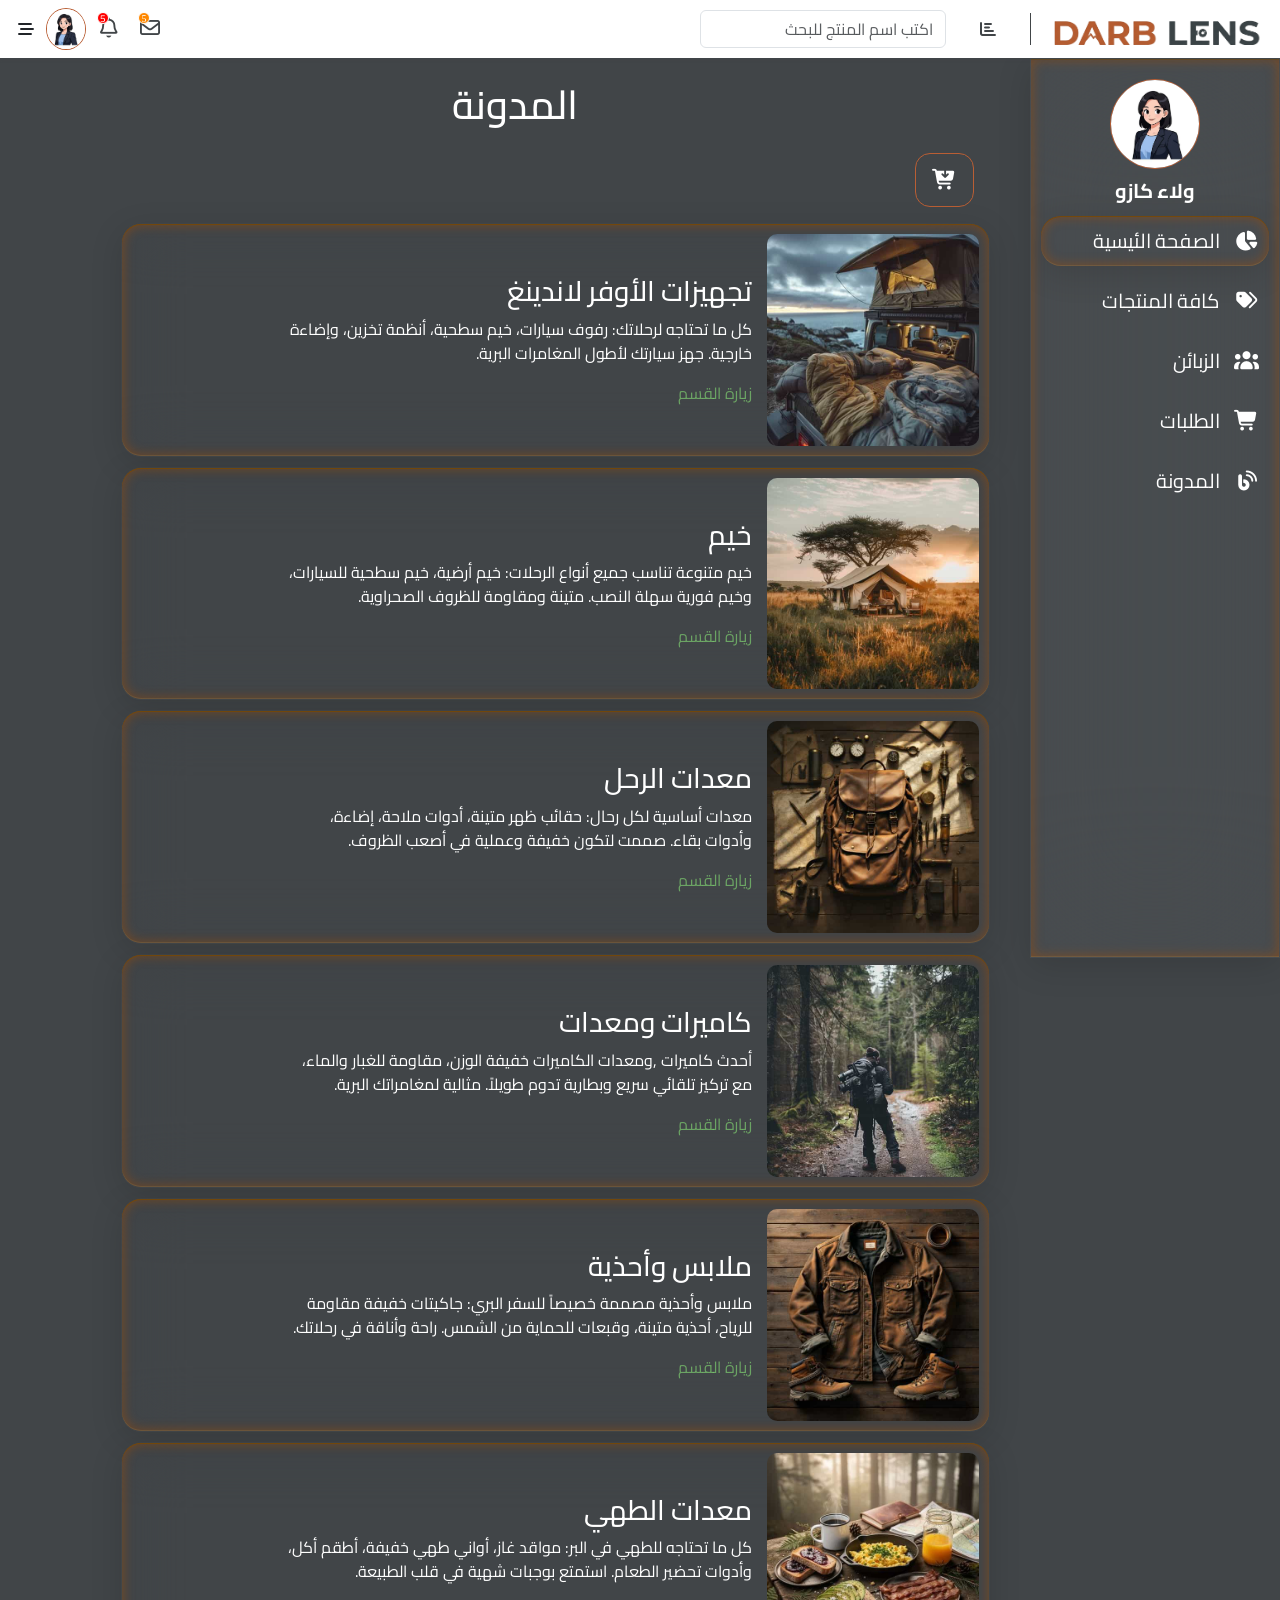
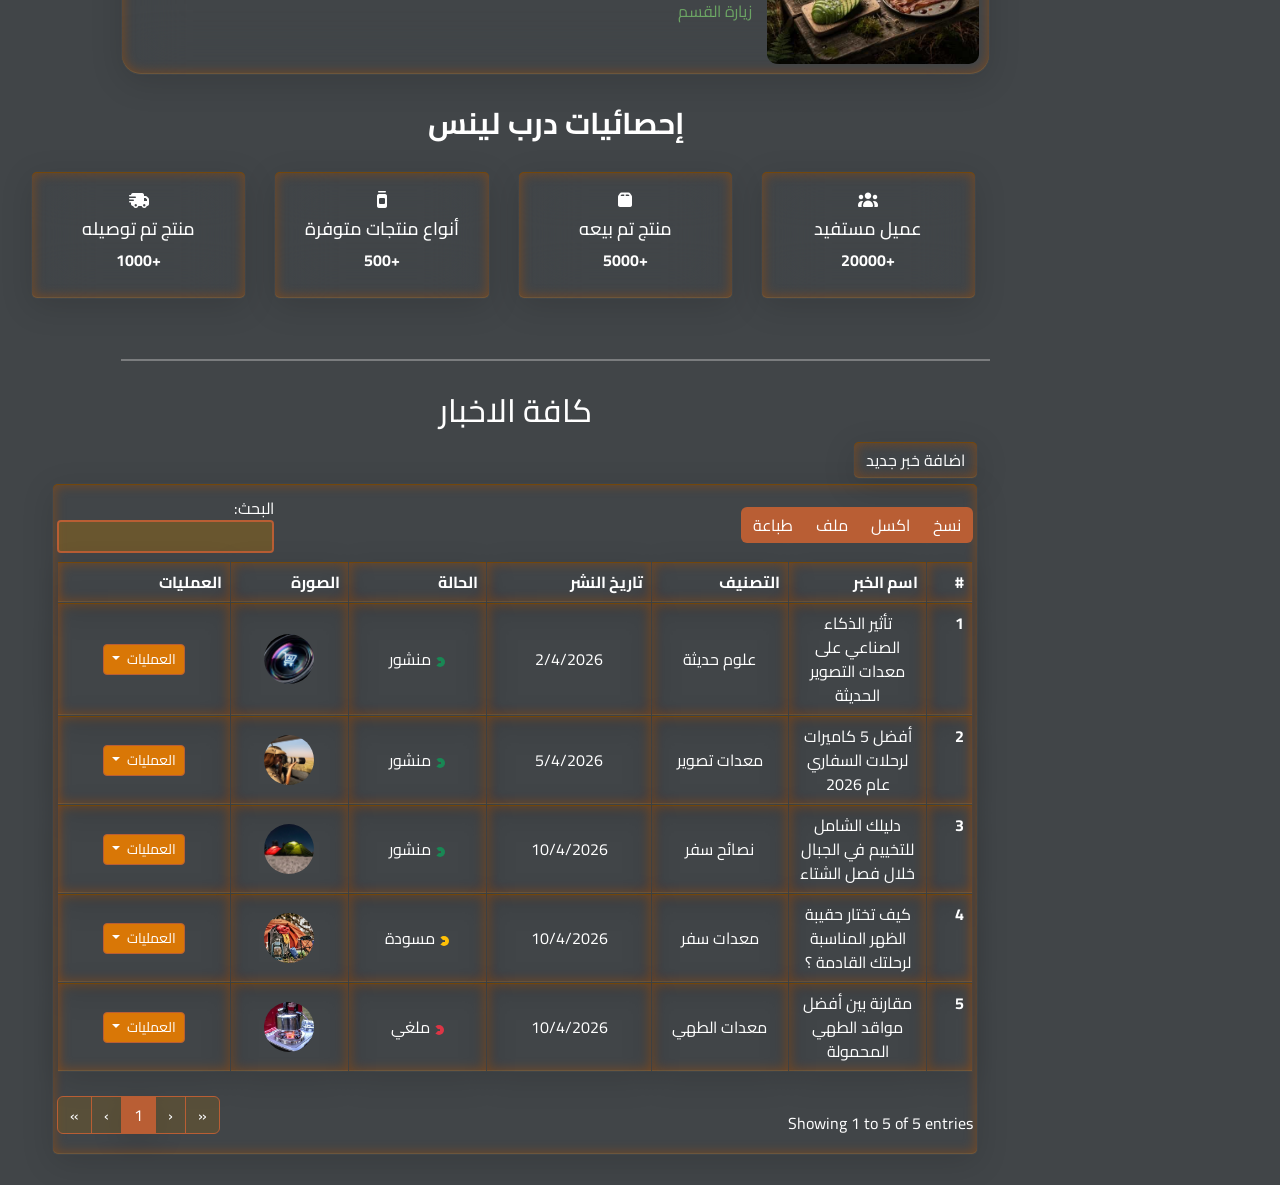
<file: blog.html>
<!DOCTYPE html>
<html lang="ar" dir="rtl">

<head>
    <meta charset="UTF-8">
    <meta name="viewport" content="width=device-width, initial-scale=1.0">
    <title>darblens dashboard</title>
    <link rel="icon" href="assets/images/header/favicon.ico">
    <link rel="stylesheet" href="assets/css/all.min.css">
    <link rel="stylesheet" href="assets/css/bootstrap.css">
    <link rel="stylesheet" href="assets/css/sarrona.css">
    <link rel="stylesheet" href="assets/css/style.css">
</head>

<body>
    <!-- start header -->
    <div class="main-wrapper">
        <nav class="fixed-top">
            <header class="header d-flex justify-content-between align-items-center py-2">


                <div class="right-header d-flex align-items-center gap-3   ">
                    <div class="logo d-none d-md-block  ">
                        <a href="/"> <img class="w-100" src="assets/images/header/LOGO.png" alt=""></a>
                    </div>

                    <div class="px-3">
                        <a href="#"> <i class="fa-solid fa-chart-bar" id="toggle-sidebar"></i></a>
                    </div>
                    <form action="" class="d-none d-md-block">
                        <input type=" text" class="form-control" placeholder="اكتب اسم المنتج للبحث">
                    </form>
                </div>



                <div class="left-header d-flex align-items-center px-3 ">
                    <div class="icons d-flex gap-3">

                        <div class="messages-container position-relative" id="messages-container">
                            <i class="fa-regular fa-envelope   envelope"></i>
                            <ul class="messages-area  position-absolute text-center" id="messages-area">
                                <div class="messages-header">
                                    <h3>أحدث الرسائل</h3>
                                </div>

                                <li class="d-flex align-items-center justify-content-between position-relative"
                                    style="height: 70px;">
                                    <div class="d-flex gap-2 item-menu-left">
                                        <img src="assets/images/online/3.jfif" alt="">
                                        <h2>محمد أحمد</h2>
                                    </div>
                                    <i class="fa-regular fa-comment "></i>

                                    <div style="width: 10px; height: 10px;"
                                        class="spinner-border text-success masseges-user" role="status">
                                        <span class="visually-hidden">Loading...</span>
                                    </div>

                                    <p class=" messages-info">لا تنسي اجتماع اليوم الساعه 12 </p>
                                </li>



                                <a href="">كافة الرسائل</a>

                            </ul>
                        </div>







                        <a class="position-relative bell" data-bs-toggle="offcanvas" href="#side-notifications">
                            <i class="fa-regular fa-bell"></i>
                        </a>

                    </div>

                    <div class="avatar m-r-10 m-l-10">
                        <img width="40px" src="assets/images/header/avatar.jfif" alt="">
                    </div>

                    <a><i class="fa-solid fa-bars-staggered active-users" data-bs-toggle="offcanvas"
                            href="#side-menu"></i></a>
                </div>



            </header>
        </nav>
        <!-- end header -->

        <!-- start sidebar -->
        <div class="sidebar" id="sidebar">
            <div class="profile">
                <img width="90" src="assets/images/header/avatar.jfif" alt="">
                <h3>ولاء كازو</h3>
            </div>

            <ul class="ul-sidebar">
                <li class=" active">
                    <i class="fa-solid fa-chart-pie "></i>
                    <a href="index.html" class="m-r-10"> الصفحة الئيسية</a>
                </li>
                <li>
                    <i class="fa-solid fa-tags"></i>
                    <a href="allproducts.html" class="m-r-10"> كافة المنتجات </a>
                </li>
                <li>
                    <i class="fa-solid fa-users"></i>
                    <a href="customers.html" class="m-r-10"> الزبائن </a>
                </li>
                <li>
                    <i class="fa-solid fa-cart-shopping"></i>
                    <a href="orders.html" class="m-r-10"> الطلبات </a>
                </li>
                <li>
                    <i class="fa-solid fa-blog"></i>
                    <a href="blog.html" class="m-r-10"> المدونة </a>
                </li>


            </ul>
        </div>
        <!-- end sidebar -->


        <!-- start content -->
        <div class="content p-3" id="content">
            <div class="inner-contene">
                <div class="container-fluid">
                    <!-- start  bunner -->
                    <section class="bunner" id="">

                        <div class="  category-title">
                            <h1>المدونة </h1>
                        </div>
                    </section>

                    <!-- end  bunner -->



                    <section>
                        <div class="container">

                            <div>
                                <button class="navbar-toggler menu-icon p-3 m-3 " type="button"
                                    data-bs-toggle="offcanvas" href="#blog-mini"
                                    style="color: #ffffff; font-size: 20px; border: 1px solid #B95E34; border-radius: 15px;">
                                    <i class="fa-solid fa-cart-arrow-down"></i>
                                </button>
                            </div>

                            <div class="row blog ">
                                <!-- <div class="col-md-4 blog-sidebar  d-none d-lg-block">
                    <div class="sticky-lg-top">
                        <h4 class=" mb-2 text-center">البحث</h4>
                        <form action="">
                            <div class="input-group d-flex flex-column">
                                <input type="text" class="form-control w-100 " placeholder="البحث">
                                <button class="btn w-100"> ابحث الآن</button>
                            </div>
                        </form>


                        <div class="siderbar-title">
                            <h4 class="mt-3 mb-2 text-center">أحدث المقالات</h4>
                            <ul class=" d-flex flex-column gap-2">
                                <li><a href=""> أفضل الاماكن السياحيه والتخييم في سوريا</a></li>
                                <li><a href="">أفضل للكاميرات </a> </li>
                                <li><a href="">كيف</a> </li>
                                <li><a href="">كيف</a> </li>
                            </ul>
                        </div>

                        <h4 mt-3 mb-2 text-center>اشترك لتصلك النشرة البريديه</h4>
                        <form action="">
                            <div class="input-group d-flex flex-column">
                                <input type="text" class="form-control w-100 "
                                    placeholder="اشترك لتصلك النشرة البريديه">
                                <button class="btn w-100"> اشترك الآن</button>
                            </div>
                        </form>
                    </div>


                </div> -->

                                <div class="col-md-11 blog-title">
                                    <div class="row ">
                                        <div class="col-12 ">
                                            <div class="blog-card d-flex align-items-center">

                                                <img width="25%" class="" src="/assets/images/blog/اوفر لاندينغ.jpg"
                                                    alt="">
                                                <div>
                                                    <h3>تجهيزات الأوفر لاندينغ </h3>
                                                    <p class="w-75">كل ما تحتاجه لرحلاتك: رفوف سيارات، خيم سطحية، أنظمة
                                                        تخزين، وإضاءة خارجية. جهز سيارتك لأطول المغامرات البرية.
                                                    </p>
                                                    <a href=""> زيارة القسم</a>

                                                </div>
                                            </div>
                                            <div class="blog-card d-flex align-items-center">

                                                <img width="25%" class="" src="assets/images/blog/خيمه.jpg" alt="">
                                                <div>
                                                    <h3>خيم</h3>
                                                    <p class="w-75">خيم متنوعة تناسب جميع أنواع الرحلات: خيم أرضية، خيم
                                                        سطحية للسيارات،
                                                        وخيم فورية سهلة النصب. متينة ومقاومة للظروف الصحراوية.
                                                    </p>
                                                    <a href=""> زيارة القسم</a>

                                                </div>
                                            </div>
                                            <div class="blog-card d-flex align-items-center">

                                                <img width="25%" class="" src="assets/images/blog/معدات الرحل.jpg"
                                                    alt="">
                                                <div>
                                                    <h3>معدات الرحل </h3>
                                                    <p class="w-75">معدات أساسية لكل رحال: حقائب ظهر متينة، أدوات ملاحة،
                                                        إضاءة، وأدوات
                                                        بقاء. صممت لتكون خفيفة وعملية في أصعب الظروف.</p>
                                                    <a href=""> زيارة القسم</a>

                                                </div>
                                            </div>
                                            <div class="blog-card d-flex align-items-center">

                                                <img width="25%" class="" src="assets/images/blog/كاميرات ومعدات.jpg"
                                                    alt="">
                                                <div>
                                                    <h3>كاميرات ومعدات</h3>
                                                    <p class="w-75">أحدث كاميرات ,ومعدات الكاميرات خفيفة الوزن، مقاومة
                                                        للغبار والماء، مع
                                                        تركيز تلقائي سريع وبطارية تدوم طويلاً. مثالية لمغامراتك البرية.
                                                    </p>
                                                    <a href=""> زيارة القسم</a>

                                                </div>
                                            </div>
                                            <div class="blog-card d-flex align-items-center">

                                                <img width="25%" class="" src="assets/images/blog/ملابس.jpg" alt="">
                                                <div>
                                                    <h3>ملابس وأحذية </h3>
                                                    <p class="w-75">ملابس وأحذية مصممة خصيصاً للسفر البري: جاكيتات خفيفة
                                                        مقاومة للرياح،
                                                        أحذية متينة، وقبعات للحماية من الشمس. راحة وأناقة في رحلاتك.</p>
                                                    <a href=""> زيارة القسم</a>

                                                </div>
                                            </div>
                                            <div class="blog-card d-flex align-items-center">

                                                <img width="25%" class="" src="assets/images/blog/مطبخ الرحلات.jpg"
                                                    alt="">
                                                <div>
                                                    <h3>معدات الطهي </h3>
                                                    <p class="w-75">كل ما تحتاجه للطهي في البر: مواقد غاز، أواني طهي
                                                        خفيفة، أطقم أكل،
                                                        وأدوات تحضير الطعام. استمتع بوجبات شهية في قلب الطبيعة.</p>
                                                    <a href=""> زيارة القسم</a>

                                                </div>
                                            </div>
                                        </div>

                                        <div class="col-12">
                                            <h2 class="text-center   statistc-title"> إحصائيات درب لينس </h2>

                                            <div class="   statistcs ">
                                                <div
                                                    class="row row-cols-1 row-cols-md-3 row-cols-lg-4  gap-2  flex-lg-nowrap mx-1  d-flex justify-content-around">


                                                    <div class=" col card   align-items-center ">
                                                        <i class="fa-solid fa-users"></i>
                                                        <h4> عميل مستفيد </h4>
                                                        <p class="">+20000 </p>
                                                    </div>

                                                    <div class="col card  align-items-center ">
                                                        <i class="fa-solid fa-box"></i>
                                                        <h4> منتج تم بيعه </h4>
                                                        <p class="">+5000 </p>
                                                    </div>


                                                    <div class="col card  align-items-center ">
                                                        <i class="fa-solid fa-jar"></i>
                                                        <h4> أنواع منتجات متوفرة </h4>
                                                        <p class="">+500 </p>
                                                    </div>

                                                    <div class="col card  align-items-center ">
                                                        <i class="fa-solid fa-truck-fast"></i>
                                                        <h4> منتج تم توصيله </h4>
                                                        <p class="">+1000 </p>
                                                    </div>


                                                </div>
                                            </div>
                                        </div>



                                    </div>



                                </div>


                            </div>


                            <div class="container-fluid">
                                <h2>كافة الاخبار</h2>
                                <a href="add.post.html" type="button" class="btn add-btn  my-1">
                                    اضافة خبر جديد
                                </a>
                                <div class="row">
                                    <div class="col">
                                        <div class="card p-1 table-back">
                                            <table id="blog-table" class="table table-hover display">
                                                <thead>
                                                    <tr>
                                                        <th scope="col">#</th>

                                                        <th scope="col">اسم الخبر</th>
                                                        <th scope="col">التصنيف </th>
                                                        <th scope="col">تاريخ النشر </th>
                                                        <th scope="col"> الحالة </th>
                                                        <th scope="col"> الصورة </th>
                                                        <th scope="col"> العمليات </th>
                                                    </tr>
                                                </thead>
                                                <tbody>


                                                    <tr>
                                                        <th scope="row">1 </th>
                                                        <td > تأثير الذكاء الصناعي على معدات التصوير الحديثة</td>
                                                        <td>
                                                            علوم حديثة
                                                        </td>
                                                        <td>2/4/2026</td>

                                                        <td>
                                                            <div style="width: 10px; height: 10px;"
                                                                class="spinner-border text-success" role="status">
                                                                <span class="visually-hidden">Loading...</span>
                                                            </div>
                                                            منشور
                                                        </td>
                                                        <td >
                                                            <img class="rounded-circle " width="50%" src="assets/images/blog/خبر 1.jfif" alt="">
                                                        </td>
                                                        <td>
                                                            <div class="dropdown">
                                                                <a class="btn btn-secondary btn-sm dropdown-toggle"
                                                                    href="#" role="button" data-bs-toggle="dropdown"
                                                                    aria-expanded="false">
                                                                    العمليات
                                                                </a>

                                                                <ul class="dropdown-menu">
                                                                    <li>
                                                                        <a class="dropdown-item" href="#delet-blog"
                                                                            data-bs-toggle="modal"
                                                                            data-bs-target="#delet-blog">
                                                                            حذف المقال</a>
                                                                    </li>
                                                                    <li>
                                                                        <a class="dropdown-item" href="#edit-modal"
                                                                            data-bs-toggle="modal"
                                                                            data-bs-target="#edit-modal">
                                                                            تعديل المنتج</a>
                                                                    </li>
                                                                    <li>
                                                                        <a class="dropdown-item" href="#"> عرض
                                                                            المقال</a>
                                                                    </li>
                                                                </ul>
                                                            </div>
                                                        </td>
                                                    </tr>

                                                    <tr>
                                                        <th scope="row">2 </th>
                                                        <td> أفضل 5 كاميرات لرحلات السفاري عام 2026</td>
                                                        <td>
                                                            معدات تصوير
                                                        </td>
                                                        <td>5/4/2026</td>

                                                        <td>
                                                            <div style="width: 10px; height: 10px;"
                                                                class="spinner-border text-success" role="status">
                                                                <span class="visually-hidden">Loading...</span>
                                                            </div>
                                                            منشور
                                                        </td>
                                                        <td>
                                                            <img   class="rounded-circle " width="50%" src="assets/images/blog/خبر 2.jfif" alt="">
                                                        </td>
                                                        <td>
                                                            <div class="dropdown">
                                                                <a class="btn btn-secondary btn-sm dropdown-toggle"
                                                                    href="#" role="button" data-bs-toggle="dropdown"
                                                                    aria-expanded="false">
                                                                    العمليات
                                                                </a>

                                                                <ul class="dropdown-menu">
                                                                    <li>
                                                                        <a class="dropdown-item" href="#delet-blog"
                                                                            data-bs-toggle="modal"
                                                                            data-bs-target="#delet-blog">
                                                                            حذف المقال</a>
                                                                    </li>
                                                                    <li>
                                                                        <a class="dropdown-item" href="#edit-modal"
                                                                            data-bs-toggle="modal"
                                                                            data-bs-target="#edit-modal">
                                                                            تعديل المنتج</a>
                                                                    </li>
                                                                    <li>
                                                                        <a class="dropdown-item" href="#"> عرض
                                                                            المقال</a>
                                                                    </li>
                                                                </ul>
                                                            </div>
                                                        </td>
                                                    </tr>

                                                    <tr>
                                                        <th scope="row">3 </th>
                                                        <td> دليلك الشامل للتخييم في الجبال خلال فصل الشتاء</td>
                                                        <td>
                                                            نصائح سفر
                                                        </td>
                                                        <td>10/4/2026</td>

                                                        <td>
                                                            <div style="width: 10px; height: 10px;"
                                                                class="spinner-border text-success" role="status">
                                                                <span class="visually-hidden">Loading...</span>
                                                            </div>
                                                            منشور
                                                        </td>
                                                        <td >
                                                            <img class="rounded-circle " width="50%" src="assets/images/blog/خبر 3.jfif" alt="">
                                                        </td>
                                                        <td>
                                                            <div class="dropdown">
                                                                <a class="btn btn-secondary btn-sm dropdown-toggle"
                                                                    href="#" role="button" data-bs-toggle="dropdown"
                                                                    aria-expanded="false">
                                                                    العمليات
                                                                </a>

                                                                <ul class="dropdown-menu">
                                                                    <li>
                                                                        <a class="dropdown-item" href="#delet-blog"
                                                                            data-bs-toggle="modal"
                                                                            data-bs-target="#delet-blog">
                                                                            حذف المقال</a>
                                                                    </li>
                                                                    <li>
                                                                        <a class="dropdown-item" href="#edit-modal"
                                                                            data-bs-toggle="modal"
                                                                            data-bs-target="#edit-modal">
                                                                            تعديل المنتج</a>
                                                                    </li>
                                                                    <li>
                                                                        <a class="dropdown-item" href="#"> عرض
                                                                            المقال</a>
                                                                    </li>
                                                                </ul>
                                                            </div>
                                                        </td>
                                                    </tr>

                                                    <tr>
                                                        <th scope="row">4 </th>
                                                        <td>كيف تختار حقيبة الظهر المناسبة لرحلتك القادمة ؟</td>
                                                        <td>
                                                            معدات سفر
                                                        </td>
                                                        <td>10/4/2026</td>

                                                        <td>
                                                            <div style="width: 10px; height: 10px;"
                                                                class="spinner-border text-warning" role="status">
                                                                <span class="visually-hidden">Loading...</span>
                                                            </div>
                                                            مسودة
                                                        </td>
                                                        <td>
                                                            <img  class="rounded-circle " width="50%" src="assets/images/blog/خبر 4.jfif" alt="">
                                                        </td>
                                                        <td>
                                                            <div class="dropdown">
                                                                <a class="btn btn-secondary btn-sm dropdown-toggle"
                                                                    href="#" role="button" data-bs-toggle="dropdown"
                                                                    aria-expanded="false">
                                                                    العمليات
                                                                </a>

                                                                <ul class="dropdown-menu">
                                                                    <li>
                                                                        <a class="dropdown-item" href="#delet-blog"
                                                                            data-bs-toggle="modal"
                                                                            data-bs-target="#delet-blog">
                                                                            حذف المقال</a>
                                                                    </li>
                                                                    <li>
                                                                        <a class="dropdown-item" href="#edit-modal"
                                                                            data-bs-toggle="modal"
                                                                            data-bs-target="#edit-modal">
                                                                            تعديل المنتج</a>
                                                                    </li>
                                                                    <li>
                                                                        <a class="dropdown-item" href="#"> عرض
                                                                            المقال</a>
                                                                    </li>
                                                                </ul>
                                                            </div>
                                                        </td>
                                                    </tr>

                                                    <tr>
                                                        <th scope="row">5 </th>
                                                        <td>مقارنة بين أفضل مواقد الطهي المحمولة</td>
                                                        <td>
                                                            معدات الطهي
                                                        </td>
                                                        <td>10/4/2026</td>

                                                        <td>
                                                            <div style="width: 10px; height: 10px;"
                                                                class="spinner-border text-danger" role="status">
                                                                <span class="visually-hidden">Loading...</span>
                                                            </div>
                                                            ملغي
                                                        </td>
                                                        <td >
                                                            <img class="rounded-circle " width="50%" src="assets/images/blog/خبر 5.jfif" alt="">
                                                        </td>
                                                        <td>
                                                            <div class="dropdown">
                                                                <a class="btn btn-secondary btn-sm dropdown-toggle"
                                                                    href="#" role="button" data-bs-toggle="dropdown"
                                                                    aria-expanded="false">
                                                                    العمليات
                                                                </a>

                                                                <ul class="dropdown-menu">
                                                                    <li>
                                                                        <a class="dropdown-item" href="#delet-blog"
                                                                            data-bs-toggle="modal"
                                                                            data-bs-target="#delet-blog">
                                                                            حذف المقال</a>
                                                                    </li>
                                                                    <li>
                                                                        <a class="dropdown-item" href="#edit-modal"
                                                                            data-bs-toggle="modal"
                                                                            data-bs-target="#edit-modal">
                                                                            تعديل المنتج</a>
                                                                    </li>
                                                                    <li>
                                                                        <a class="dropdown-item" href="#"> عرض
                                                                            المقال</a>
                                                                    </li>
                                                                </ul>
                                                            </div>
                                                        </td>
                                                    </tr>



                                                </tbody>
                                            </table>
                                        </div>
                                    </div>
                                </div>



                            </div>


                        </div>

                    </section>
                    <!-- نهايه  -->






                </div>
            </div>
        </div>















        <!-- start filter mini-md  -->
        <div class="offcanvas offcanvas-end" tabindex="-1" id="blog-mini" aria-labelledby="offcanvasExampleLabel">
            <div class="offcanvas-header">
                <h5 class="offcanvas-title" id="blog-mini">البحث والاشتراك </h5>
                <button type="button" class="btn-close " data-bs-dismiss="offcanvas" aria-label="Close"></button>
            </div>
            <div class="offcanvas-body  ">
                <div class=" blog-sidebar ">
                    <div class="sticky-lg-top">
                        <h4 class=" mb-2 text-center">البحث</h4>
                        <form action="">
                            <div class="input-group d-flex flex-column">
                                <input type="text" class="form-control w-100 " placeholder="البحث">
                                <button class="btn w-100"> ابحث الآن</button>
                            </div>
                        </form>


                        <div class="siderbar-title">
                            <h4 class="mt-3 mb-2 text-center " ">أحدث المقالات</h4>
                        <ul class=" d-flex flex-column gap-2">
                                <li><a href=""> أفضل الاماكن السياحيه والتخييم في سوريا</a></li>
                                <li><a href="">أفضل للكاميرات </a> </li>

                                </ul>
                        </div>

                        <h4 class=" mb-2 text-center">اشترك لتصلك النشرة البريديه</h4>
                        <form action="">
                            <div class="input-group d-flex flex-column">
                                <input type="text" class="form-control w-100 "
                                    placeholder="اشترك لتصلك النشرة البريديه">
                                <button class="btn w-100"> اشترك الآن</button>
                            </div>
                        </form>
                    </div>


                </div>

            </div>
        </div>

        <!-- end filter -->








        <!-- مودال حذف منتج -->

        <div class="modal fade" id="delet-blog" tabindex="-1" aria-labelledby="exampleModalLabel" aria-hidden="true">
            <div class="modal-dialog ">
                <div class="modal-content">
                    <div class="modal-header">
                        <h1 class="modal-title fs-5" id="exampleModalLabel"> حذف المقال</h1>
                        <button type="button" class="btn-close" data-bs-dismiss="modal" aria-label="Close"></button>
                    </div>
                    <div class="modal-body">
                        <form>



                            <div class="alert alert-danger">
                                تأكيد عملية الحذف
                            </div>

                            <div class="modal-footer">
                                <button type="button" class="btn btn-danger" data-bs-dismiss="modal">تراجع</button>
                                <button type="button" class="btn btn-primary">حذف </button>
                            </div>

                        </form>
                    </div>
                </div>
            </div>
        </div>























        <!-- users on line list-->


        <div class="offcanvas offcanvas-end" tabindex="-1" id="side-menu" aria-labelledby="offcanvasExampleLabel">
            <div class="offcanvas-header">
                <h5 class="offcanvas-title" id="offcanvasExampleLabel"> كافة المستخدمين المتصلين</h5>
                <button type="button" class="btn-close" data-bs-dismiss="offcanvas" aria-label="Close"></button>
            </div>
            <div class="offcanvas-body">

                <div class="item-side-menu d-flex align-items-center justify-content-between mb-2">
                    <div class="avatar-info d-flex align-items-center justify-content-between position-relative">
                        <div style="width: 10px; height: 10px;" class="spinner-border text-success grow-user"
                            role="status">
                            <span class="visually-hidden">Loading...</span>
                        </div>
                        <img width="50" src="assets/images/online/1.jfif" alt="">
                        <h4>أحمد الأحمد</h4>
                    </div>
                    <div class="contact-info d-flex gap-2">
                        <i class="fa-brands fa-square-whatsapp whatsapp-icon"></i>
                        <i class="fa-brands fa-facebook-messenger messenger-icon "></i>
                    </div>
                </div>

                <div class="item-side-menu d-flex align-items-center justify-content-between mb-2">
                    <div class="avatar-info d-flex align-items-center justify-content-between position-relative">
                        <div style="width: 10px; height: 10px;" class="spinner-border text-success grow-user"
                            role="status">
                            <span class="visually-hidden">Loading...</span>
                        </div>
                        <img width="50" src="assets/images/online/2.jfif" alt="">
                        <h4>علي العلي </h4>
                    </div>
                    <div class="contact-info d-flex gap-2">
                        <i class="fa-brands fa-square-whatsapp whatsapp-icon"></i>
                        <i class="fa-brands fa-facebook-messenger messenger-icon "></i>
                    </div>
                </div>

                <div class="item-side-menu d-flex align-items-center justify-content-between mb-2">
                    <div class="avatar-info d-flex align-items-center justify-content-between position-relative">
                        <div style="width: 10px; height: 10px;" class="spinner-border text-success grow-user"
                            role="status">
                            <span class="visually-hidden">Loading...</span>
                        </div>
                        <img width="50" src="assets/images/online/3.jfif" alt="">
                        <h4>محمد أحمد </h4>
                    </div>
                    <div class="contact-info d-flex gap-2">
                        <i class="fa-brands fa-square-whatsapp whatsapp-icon"></i>
                        <i class="fa-brands fa-facebook-messenger messenger-icon "></i>
                    </div>
                </div>

                <div class="item-side-menu d-flex align-items-center justify-content-between mb-2">
                    <div class="avatar-info d-flex align-items-center justify-content-between position-relative">
                        <div style="width: 10px; height: 10px;" class="spinner-border text-success grow-user"
                            role="status">
                            <span class="visually-hidden">Loading...</span>
                        </div>
                        <img width="50" src="assets/images/online/4.jfif" alt="">
                        <h4>مرح العلي</h4>
                    </div>
                    <div class="contact-info d-flex gap-2">
                        <i class="fa-brands fa-square-whatsapp whatsapp-icon"></i>
                        <i class="fa-brands fa-facebook-messenger messenger-icon "></i>
                    </div>
                </div>

                <div class="item-side-menu d-flex align-items-center justify-content-between mb-2">
                    <div class="avatar-info d-flex align-items-center justify-content-between position-relative">
                        <div style="width: 10px; height: 10px;" class="spinner-border text-success grow-user"
                            role="status">
                            <span class="visually-hidden">Loading...</span>
                        </div>
                        <img width="50" src="assets/images/online/5.jfif" alt="">
                        <h4>خالدة علي </h4>
                    </div>
                    <div class="contact-info d-flex gap-2">
                        <i class="fa-brands fa-square-whatsapp whatsapp-icon"></i>
                        <i class="fa-brands fa-facebook-messenger messenger-icon "></i>
                    </div>
                </div>






            </div>
        </div>

        <!-- side-notifications الاشعارات ايقونة الجرس -->
        <div class="offcanvas offcanvas-end" tabindex="-1" id="side-notifications"
            aria-labelledby="offcanvasExampleLabel">
            <div class="offcanvas-header">
                <h5 class="offcanvas-title" id="offcanvasExampleLabel "> كافة الاشعارات </h5>
                <button type="button" class="btn-close" data-bs-dismiss="offcanvas" aria-label="Close"></button>
            </div>
            <div class="offcanvas-body">

                <!-- 1. إشعار طلب جديد -->
                <div class="notification-item notify-success">
                    <div class="notify-header">
                        <h6 class="notify-title">طلب جديد</h6>
                        <small class="notify-time">منذ دقيقتين</small>
                    </div>
                    <p class="notify-body">قام الزبون <strong class="highlight-text">زياد أحمد</strong> بإضافة طلب جديد
                        بقيمة 95$</p>
                </div>

                <!-- 2. إشعار نفاد مخزون -->
                <div class="notification-item notify-warning">
                    <div class="notify-header">
                        <h6 class="notify-title">تنبيه المخزون</h6>
                        <small class="notify-time">منذ ساعة</small>
                    </div>
                    <p class="notify-body">المنتج الأفضل مبيعاً لديك شارف على النفاد، المتبقي 3 قطع فقط.</p>
                </div>

                <!-- 3. إشعار تحديث حالة طلب -->
                <div class="notification-item notify-info">
                    <div class="notify-header">
                        <h6 class="notify-title">شحن الطلب</h6>
                        <small class="notify-time">منذ 3 ساعات</small>
                    </div>
                    <p class="notify-body">تمت الموافقة وتغيير حالة الطلب رقم <strong
                            class="highlight-text">#12</strong> إلى "مكتمل".</p>
                </div>

                <!-- 4. إشعار زبون جديد -->
                <div class="notification-item notify-primary">
                    <div class="notify-header">
                        <h6 class="notify-title">زبون جديد</h6>
                        <small class="notify-time">أمس</small>
                    </div>
                    <p class="notify-body">سجل زبون جديد باسم <strong class="highlight-text">هبة محمود</strong> في
                        منصتك.</p>
                </div>

                <!-- 5. إشعار أمان -->
                <div class="notification-item notify-danger">
                    <div class="notify-header">
                        <h6 class="notify-title">حماية النظام</h6>
                        <small class="notify-time">قبل يومين</small>
                    </div>
                    <p class="notify-body">تم رصد محاولة تسجيل دخول غير مصرح بها للوحة التحكم من متصفح غريب.</p>
                </div>


            </div>
        </div>





 <script src="assets/js/datatables.js"></script>
        <script src="assets/js/charts.js"></script>
        <script src="assets/js/bootstrap.js"></script>
        <script src="assets/js/script.js"></script>



</body>

</html>
</file>
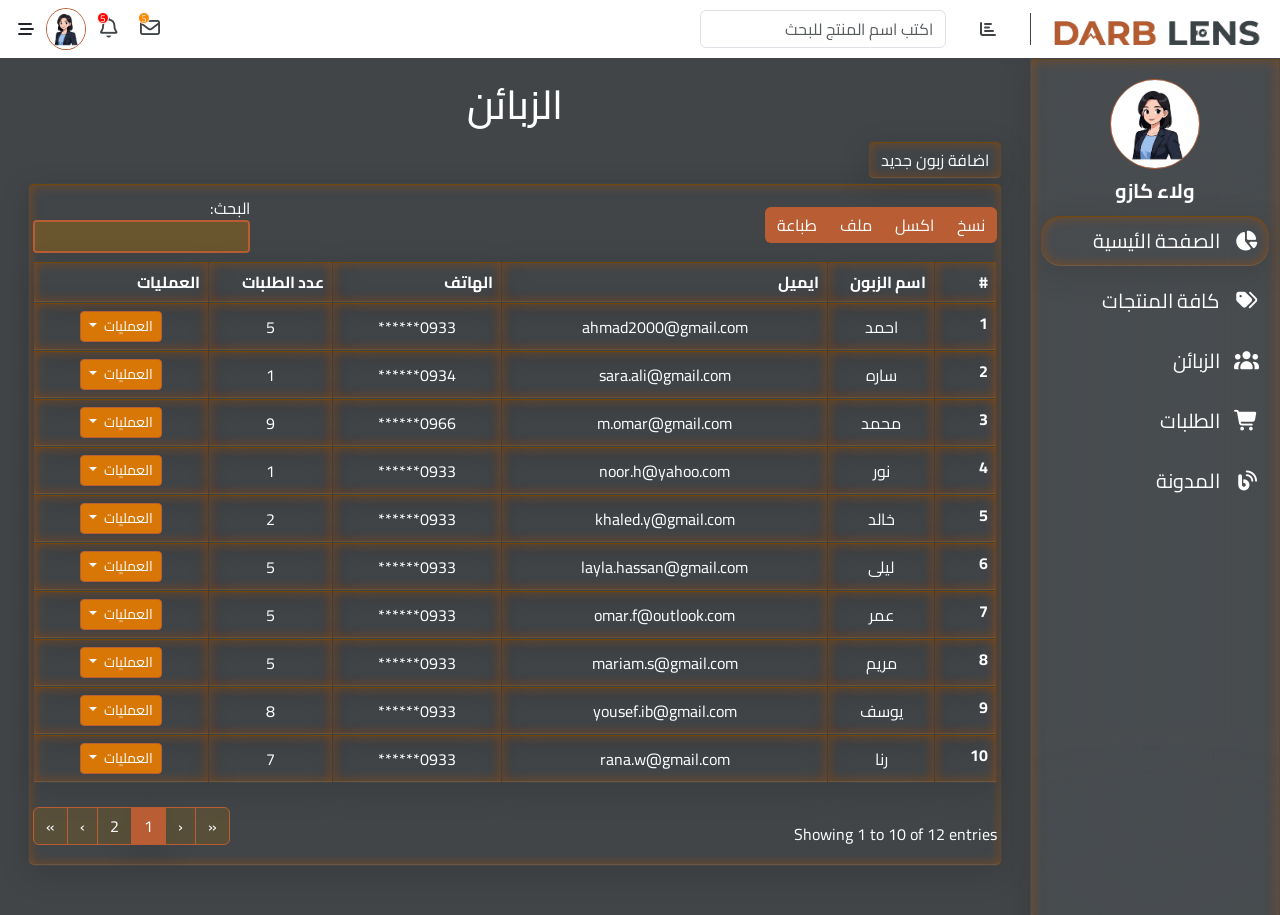
<file: customers.html>
<!DOCTYPE html>
<html lang="ar" dir="rtl">

<head>
    <meta charset="UTF-8">
    <meta name="viewport" content="width=device-width, initial-scale=1.0">
    <title>darblens customars</title>
    <link rel="icon" href="assets/images/header/favicon.ico">
    <link rel="stylesheet" href="assets/css/all.min.css">
    <link rel="stylesheet" href="assets/css/bootstrap.css">
    <link rel="stylesheet" href="assets/css/sarrona.css">
    <link rel="stylesheet" href="assets/css/style.css">
</head>

<body>

    <div class="main-wrapper">
        <nav class="fixed-top">
            <header class="header d-flex justify-content-between align-items-center py-2">


                <div class="right-header d-flex align-items-center gap-3   ">
                    <div class="logo d-none d-md-block  ">
                        <a href="/"> <img class="w-100" src="assets/images/header/LOGO.png" alt=""></a>
                    </div>

                    <div class="px-3">
                        <a href="#"> <i class="fa-solid fa-chart-bar" id="toggle-sidebar"></i></a>
                    </div>
                    <form action="" class="d-none d-md-block">
                        <input type=" text" class="form-control" placeholder="اكتب اسم المنتج للبحث">
                    </form>
                </div>



                <div class="left-header d-flex align-items-center px-3 ">
                    <div class="icons d-flex gap-3">

                                <div class="messages-container position-relative" id="messages-container">
                            <i class="fa-regular fa-envelope   envelope"></i>
                            <ul class="messages-area  position-absolute text-center" id="messages-area">
                                <div class="messages-header">
                                    <h3>أحدث الرسائل</h3>
                                </div>

                                <li class="d-flex align-items-center justify-content-between position-relative"
                                    style="height: 70px;">
                                    <div class="d-flex gap-2 item-menu-left">
                                       <img src="assets/images/online/3.jfif" alt="">
                                        <h2>محمد أحمد</h2>
                                    </div>
                                    <i class="fa-regular fa-comment "></i>

                                    <div style="width: 10px; height: 10px;"
                                        class="spinner-border text-success masseges-user" role="status">
                                        <span class="visually-hidden">Loading...</span>
                                    </div>

                                    <p class=" messages-info">لا تنسي اجتماع اليوم الساعه 12 </p>
                                </li>



                                <a href="">كافة الرسائل</a>

                            </ul>
                        </div>

                       




                       
                        <a class="position-relative bell"data-bs-toggle="offcanvas"  href="#side-notifications">
                            <i class="fa-regular fa-bell" ></i>
                        </a>
                     
                    </div>

                    <div class="avatar m-r-10 m-l-10">
                        <img width="40px" src="assets/images/header/avatar.jfif" alt="">
                    </div>

                    <a><i class="fa-solid fa-bars-staggered active-users" data-bs-toggle="offcanvas"
                            href="#side-menu"></i></a>
                </div>



            </header>
        </nav>





        <!-- start sidebar -->
        <div class="sidebar" id="sidebar">
            <div class="profile">
                <img width="90" src="assets/images/header/avatar.jfif" alt="">
                <h3>ولاء كازو</h3>
            </div>

            <ul class="ul-sidebar">
                <li class=" active">
                    <i class="fa-solid fa-chart-pie "></i>
                    <a href="index.html" class="m-r-10"> الصفحة الئيسية</a>
                </li>
                <li>
                    <i class="fa-solid fa-tags"></i>
                    <a href="allproducts.html" class="m-r-10"> كافة المنتجات </a>
                </li>
                <li>
                    <i class="fa-solid fa-users"></i>
                    <a href="customers.html" class="m-r-10"> الزبائن </a>
                </li>
                <li>
                    <i class="fa-solid fa-cart-shopping"></i>
                    <a href="orders.html" class="m-r-10"> الطلبات </a>
                </li>
                <li>
                    <i class="fa-solid fa-blog"></i>
                    <a href="blog.html" class="m-r-10"> المدونة </a>
                </li>


            </ul>
        </div>
        <!-- end sidebar -->


        <!-- start content -->
        <div class="content p-3" id="content">
            <div class="inner-contene">
                <div class="container-fluid">
                    <h1>الزبائن </h1>

                    <button type="button" class="btn add-btn  my-1" data-bs-toggle="modal"
                        data-bs-target="#new-customars">
                        اضافة زبون جديد
                    </button>
                    <div class="row">
                        <div class="col">
                            <div class="card p-1 table-back">
                                <table id="customars" class="table  table-hover display">
                                    <thead>
                                        <tr>
                                            <th scope="col">#</th>

                                            <th scope="col">اسم الزبون</th>
                                            <th scope="col">ايميل </th>
                                            <th scope="col"> الهاتف </th>
                                            <th scope="col"> عدد الطلبات </th>
                                            <th scope="col"> العمليات </th>
                                        </tr>
                                    </thead>
                                    <tbody>


                                        <tr>
                                            <th scope="row">1 </th>
                                            <td> احمد</td>
                                            <td>
                                                ahmad2000@gmail.com
                                            </td>
                                            <td>
                                                0933******
                                            </td>
                                            <td>
                                                5
                                            </td>
                                            <td>
                                                <div class="dropdown">
                                                    <a class="btn btn-secondary btn-sm dropdown-toggle" href="#"
                                                        role="button" data-bs-toggle="dropdown" aria-expanded="false">
                                                        العمليات
                                                    </a>

                                                    <ul class="dropdown-menu">
                                                        <li><a class="dropdown-item" href="#delet-modal"
                                                                data-bs-toggle="modal" data-bs-target="#delet-modal">
                                                                حذف المنتج</a></li>
                                                        <li><a class="dropdown-item" href="#edit-modal"
                                                                data-bs-toggle="modal" data-bs-target="#edit-modal">
                                                                تعديل المنتج</a></li>
                                                        <li><a class="dropdown-item" href="#"> تفاصيل المنتج</a>
                                                        </li>
                                                    </ul>
                                                </div>
                                            </td>
                                        </tr>

                                        <tr>
                                            <th scope="row">2 </th>
                                            <td> ساره</td>
                                            <td>
                                                sara.ali@gmail.com
                                            </td>
                                            <td>
                                                0934******
                                            </td>
                                            <td>
                                                1
                                            </td>
                                            <td>
                                                <div class="dropdown">
                                                    <a class="btn btn-secondary btn-sm dropdown-toggle" href="#"
                                                        role="button" data-bs-toggle="dropdown" aria-expanded="false">
                                                        العمليات
                                                    </a>

                                                    <ul class="dropdown-menu">
                                                        <li><a class="dropdown-item" href="#delet-modal"
                                                                data-bs-toggle="modal" data-bs-target="#delet-modal">
                                                                حذف المنتج</a></li>
                                                        <li><a class="dropdown-item" href="#edit-modal"
                                                                data-bs-toggle="modal" data-bs-target="#edit-modal">
                                                                تعديل المنتج</a></li>
                                                        <li><a class="dropdown-item" href="#"> تفاصيل المنتج</a>
                                                        </li>
                                                    </ul>
                                                </div>
                                            </td>
                                        </tr>

                                        <tr>
                                            <th scope="row">3 </th>
                                            <td> محمد</td>
                                            <td>
                                                m.omar@gmail.com
                                            </td>
                                            <td>
                                                0966******
                                            </td>
                                            <td>
                                                9
                                            </td>
                                            <td>
                                                <div class="dropdown">
                                                    <a class="btn btn-secondary btn-sm dropdown-toggle" href="#"
                                                        role="button" data-bs-toggle="dropdown" aria-expanded="false">
                                                        العمليات
                                                    </a>

                                                    <ul class="dropdown-menu">
                                                        <li><a class="dropdown-item" href="#delet-modal"
                                                                data-bs-toggle="modal" data-bs-target="#delet-modal">
                                                                حذف المنتج</a></li>
                                                        <li><a class="dropdown-item" href="#edit-modal"
                                                                data-bs-toggle="modal" data-bs-target="#edit-modal">
                                                                تعديل المنتج</a></li>
                                                        <li><a class="dropdown-item" href="#"> تفاصيل المنتج</a>
                                                        </li>
                                                    </ul>
                                                </div>
                                            </td>
                                        </tr>

                                        <tr>
                                            <th scope="row">4 </th>
                                            <td> نور</td>
                                            <td>
                                                noor.h@yahoo.com
                                            </td>
                                            <td>
                                                0933******
                                            </td>
                                            <td>
                                                1
                                            </td>
                                            <td>
                                                <div class="dropdown">
                                                    <a class="btn btn-secondary btn-sm dropdown-toggle" href="#"
                                                        role="button" data-bs-toggle="dropdown" aria-expanded="false">
                                                        العمليات
                                                    </a>

                                                    <ul class="dropdown-menu">
                                                        <li><a class="dropdown-item" href="#delet-modal"
                                                                data-bs-toggle="modal" data-bs-target="#delet-modal">
                                                                حذف المنتج</a></li>
                                                        <li><a class="dropdown-item" href="#edit-modal"
                                                                data-bs-toggle="modal" data-bs-target="#edit-modal">
                                                                تعديل المنتج</a></li>
                                                        <li><a class="dropdown-item" href="#"> تفاصيل المنتج</a>
                                                        </li>
                                                    </ul>
                                                </div>
                                            </td>
                                        </tr>

                                        <tr>
                                            <th scope="row">5 </th>
                                            <td> خالد</td>
                                            <td>
                                                khaled.y@gmail.com
                                            </td>
                                            <td>
                                                0933******
                                            </td>
                                            <td>
                                                2
                                            </td>
                                            <td>
                                                <div class="dropdown">
                                                    <a class="btn btn-secondary btn-sm dropdown-toggle" href="#"
                                                        role="button" data-bs-toggle="dropdown" aria-expanded="false">
                                                        العمليات
                                                    </a>

                                                    <ul class="dropdown-menu">
                                                        <li><a class="dropdown-item" href="#delet-modal"
                                                                data-bs-toggle="modal" data-bs-target="#delet-modal">
                                                                حذف المنتج</a></li>
                                                        <li><a class="dropdown-item" href="#edit-modal"
                                                                data-bs-toggle="modal" data-bs-target="#edit-modal">
                                                                تعديل المنتج</a></li>
                                                        <li><a class="dropdown-item" href="#"> تفاصيل المنتج</a>
                                                        </li>
                                                    </ul>
                                                </div>
                                            </td>
                                        </tr>

                                        <tr>
                                            <th scope="row">6 </th>
                                            <td> ليلى</td>
                                            <td>
                                                layla.hassan@gmail.com
                                            </td>
                                            <td>
                                                0933******
                                            </td>
                                            <td>
                                                5
                                            </td>
                                            <td>
                                                <div class="dropdown">
                                                    <a class="btn btn-secondary btn-sm dropdown-toggle" href="#"
                                                        role="button" data-bs-toggle="dropdown" aria-expanded="false">
                                                        العمليات
                                                    </a>

                                                    <ul class="dropdown-menu">
                                                        <li><a class="dropdown-item" href="#delet-modal"
                                                                data-bs-toggle="modal" data-bs-target="#delet-modal">
                                                                حذف المنتج</a></li>
                                                        <li><a class="dropdown-item" href="#edit-modal"
                                                                data-bs-toggle="modal" data-bs-target="#edit-modal">
                                                                تعديل المنتج</a></li>
                                                        <li><a class="dropdown-item" href="#"> تفاصيل المنتج</a>
                                                        </li>
                                                    </ul>
                                                </div>
                                            </td>
                                        </tr>

                                        <tr>
                                            <th scope="row">7 </th>
                                            <td> عمر</td>
                                            <td>
                                                omar.f@outlook.com
                                            </td>
                                            <td>
                                                0933******
                                            </td>
                                            <td>
                                                5
                                            </td>
                                            <td>
                                                <div class="dropdown">
                                                    <a class="btn btn-secondary btn-sm dropdown-toggle" href="#"
                                                        role="button" data-bs-toggle="dropdown" aria-expanded="false">
                                                        العمليات
                                                    </a>

                                                    <ul class="dropdown-menu">
                                                        <li><a class="dropdown-item" href="#delet-modal"
                                                                data-bs-toggle="modal" data-bs-target="#delet-modal">
                                                                حذف المنتج</a></li>
                                                        <li><a class="dropdown-item" href="#edit-modal"
                                                                data-bs-toggle="modal" data-bs-target="#edit-modal">
                                                                تعديل المنتج</a></li>
                                                        <li><a class="dropdown-item" href="#"> تفاصيل المنتج</a>
                                                        </li>
                                                    </ul>
                                                </div>
                                            </td>
                                        </tr>

                                        <tr>
                                            <th scope="row">8 </th>
                                            <td> مريم</td>
                                            <td>
                                                mariam.s@gmail.com
                                            </td>
                                            <td>
                                                0933******
                                            </td>
                                            <td>
                                                5
                                            </td>
                                            <td>
                                                <div class="dropdown">
                                                    <a class="btn btn-secondary btn-sm dropdown-toggle" href="#"
                                                        role="button" data-bs-toggle="dropdown" aria-expanded="false">
                                                        العمليات
                                                    </a>

                                                    <ul class="dropdown-menu">
                                                        <li><a class="dropdown-item" href="#delet-modal"
                                                                data-bs-toggle="modal" data-bs-target="#delet-modal">
                                                                حذف المنتج</a></li>
                                                        <li><a class="dropdown-item" href="#edit-modal"
                                                                data-bs-toggle="modal" data-bs-target="#edit-modal">
                                                                تعديل المنتج</a></li>
                                                        <li><a class="dropdown-item" href="#"> تفاصيل المنتج</a>
                                                        </li>
                                                    </ul>
                                                </div>
                                            </td>
                                        </tr>

                                        <tr>
                                            <th scope="row">9 </th>
                                            <td> يوسف</td>
                                            <td>
                                                yousef.ib@gmail.com
                                            </td>
                                            <td>
                                                0933******
                                            </td>
                                            <td>
                                                8
                                            </td>
                                            <td>
                                                <div class="dropdown">
                                                    <a class="btn btn-secondary btn-sm dropdown-toggle" href="#"
                                                        role="button" data-bs-toggle="dropdown" aria-expanded="false">
                                                        العمليات
                                                    </a>

                                                    <ul class="dropdown-menu">
                                                        <li><a class="dropdown-item" href="#delet-modal"
                                                                data-bs-toggle="modal" data-bs-target="#delet-modal">
                                                                حذف المنتج</a></li>
                                                        <li><a class="dropdown-item" href="#edit-modal"
                                                                data-bs-toggle="modal" data-bs-target="#edit-modal">
                                                                تعديل المنتج</a></li>
                                                        <li><a class="dropdown-item" href="#"> تفاصيل المنتج</a>
                                                        </li>
                                                    </ul>
                                                </div>
                                            </td>
                                        </tr>

                                        <tr>
                                            <th scope="row">10 </th>
                                            <td> رنا</td>
                                            <td>
                                                rana.w@gmail.com
                                            </td>
                                            <td>
                                                0933******
                                            </td>
                                            <td>
                                                7
                                            </td>
                                            <td>
                                                <div class="dropdown">
                                                    <a class="btn btn-secondary btn-sm dropdown-toggle" href="#"
                                                        role="button" data-bs-toggle="dropdown" aria-expanded="false">
                                                        العمليات
                                                    </a>

                                                    <ul class="dropdown-menu">
                                                        <li><a class="dropdown-item" href="#delet-modal"
                                                                data-bs-toggle="modal" data-bs-target="#delet-modal">
                                                                حذف المنتج</a></li>
                                                        <li><a class="dropdown-item" href="#edit-modal"
                                                                data-bs-toggle="modal" data-bs-target="#edit-modal">
                                                                تعديل المنتج</a></li>
                                                        <li><a class="dropdown-item" href="#"> تفاصيل المنتج</a>
                                                        </li>
                                                    </ul>
                                                </div>
                                            </td>
                                        </tr>

                                        <tr>
                                            <th scope="row">11 </th>
                                            <td> زياد</td>
                                            <td>
                                                ziad.ahmed@gmail.com
                                            </td>
                                            <td>
                                                0933******
                                            </td>
                                            <td>
                                                5
                                            </td>
                                            <td>
                                                <div class="dropdown">
                                                    <a class="btn btn-secondary btn-sm dropdown-toggle" href="#"
                                                        role="button" data-bs-toggle="dropdown" aria-expanded="false">
                                                        العمليات
                                                    </a>

                                                    <ul class="dropdown-menu">
                                                        <li><a class="dropdown-item" href="#delet-modal"
                                                                data-bs-toggle="modal" data-bs-target="#delet-modal">
                                                                حذف المنتج</a></li>
                                                        <li><a class="dropdown-item" href="#edit-modal"
                                                                data-bs-toggle="modal" data-bs-target="#edit-modal">
                                                                تعديل المنتج</a></li>
                                                        <li><a class="dropdown-item" href="#"> تفاصيل المنتج</a>
                                                        </li>
                                                    </ul>
                                                </div>
                                            </td>
                                        </tr>

                                        <tr>
                                            <th scope="row">12 </th>
                                            <td> هبة</td>
                                            <td>
                                                heba.m@yahoo.com
                                            </td>
                                            <td>
                                                0933******
                                            </td>
                                            <td>
                                                4
                                            </td>
                                            <td>
                                                <div class="dropdown">
                                                    <a class="btn btn-secondary btn-sm dropdown-toggle" href="#"
                                                        role="button" data-bs-toggle="dropdown" aria-expanded="false">
                                                        العمليات
                                                    </a>

                                                    <ul class="dropdown-menu">
                                                        <li><a class="dropdown-item" href="#delet-modal"
                                                                data-bs-toggle="modal" data-bs-target="#delet-modal">
                                                                حذف المنتج</a></li>
                                                        <li><a class="dropdown-item" href="#edit-modal"
                                                                data-bs-toggle="modal" data-bs-target="#edit-modal">
                                                                تعديل المنتج</a></li>
                                                        <li><a class="dropdown-item" href="#"> تفاصيل المنتج</a>
                                                        </li>
                                                    </ul>
                                                </div>
                                            </td>
                                        </tr>
















                                    </tbody>
                                </table>
                            </div>
                        </div>
                    </div>



                </div>
            </div>
        </div>




        <!-- end content -->


    </div>




    <!-- مودال اضافة منتج -->

    <div class="modal fade" id="new-customars" tabindex="-1" aria-labelledby="exampleModalLabel" aria-hidden="true">
        <div class="modal-dialog modal-lg">
            <div class="modal-content">
                <div class="modal-header">
                    <h1 class="modal-title fs-5" id="exampleModalLabel">اضافة منتج جديد</h1>
                    <button type="button" class="btn-close" data-bs-dismiss="modal" aria-label="Close"></button>
                </div>
                <div class="modal-body">
                    <form>

                        <div class=" row  ">
                            <div class="mb-3 col">
                                <label class="form-label" placeholder="اكتب اسم المنتج"> اسم الزبون</label>
                                <input type="text" class="form-control">
                            </div>
                            <div class="mb-3 col">
                                <label class="form-label" placeholder="اكتب الكمية ">ايميل</label>
                                <input type="text" class="form-control">
                            </div>
                        </div>


                        <div class="mb-3 ">
                            <label type="text" class="form-label" placeholder="  اكتب رقم المنتج "> رقم الهاتف </label>
                            <input class="form-control">
                        </div>

                        <div>
                            <label type="text" class="form-label" placeholder="  اكتب تفاصيل المنتج "> عدد الطلبات 
                            </label>
                            <textarea class="form-control" name="" id=""></textarea>
                        </div>

                    </form>
                </div>
                <div class="modal-footer">
                    <button type="button" class="btn close" data-bs-dismiss="modal">اغلاق</button>
                    <button type="button" class="btn save">حفظ التغييرات </button>
                </div>
            </div>
        </div>
    </div>



    <!-- مودال تعديل منتج -->

    <div class="modal fade" id="edit-modal" tabindex="-1" aria-labelledby="exampleModalLabel" aria-hidden="true">
        <div class="modal-dialog modal-lg">
            <div class="modal-content">
                <div class="modal-header">
                    <h1 class="modal-title fs-5" id="exampleModalLabel"> تعديل بيانات المنتج</h1>
                    <button type="button" class="btn-close" data-bs-dismiss="modal" aria-label="Close"></button>
                </div>
                <div class="modal-body">
                    <form>

                        <div class=" row  ">
                            <div class="mb-3 col">
                                <label class="form-label"> اسم المنتج</label>
                                <input type="text" class="form-control " placeholder="اكتب اسم المنتج"
                                    value="جوارب ريش">
                            </div>
                            <div class="mb-3 col">
                                <label class="form-label">الكمية</label>
                                <input type="text" class="form-control" placeholder="  اكتب رقم المنتج " value=" 100">
                            </div>
                        </div>


                        <div class="mb-3 ">
                            <label type="text" class="form-label"> رقم المنتج </label>
                            <input class="form-control" placeholder="  اكتب رقم المنتج " value=" 3">
                        </div>

                        <div>
                            <label type="text" class="form-label" placeholder="  اكتب تفاصيل المنتج "> تقاصيل المنتج
                            </label>
                            <textarea class="form-control" name="" id=""></textarea>
                        </div>

                        <div class="mb-3 mt-2">
                            <label for="formFile" class="form-label"> تحميل صورة المنتج</label>
                            <input class="form-control" type="file" id="formFile">
                        </div>


                    </form>
                </div>
                <div class="modal-footer">
                    <button type="button" class="btn close" data-bs-dismiss="modal">اغلاق</button>
                    <button type="button" class="btn save">تعديل </button>
                </div>
            </div>
        </div>
    </div>

    <!-- مودال حذف منتج -->

    <div class="modal fade" id="delet-modal" tabindex="-1" aria-labelledby="exampleModalLabel" aria-hidden="true">
        <div class="modal-dialog ">
            <div class="modal-content">
                <div class="modal-header">
                    <h1 class="modal-title fs-5" id="exampleModalLabel"> حذف بيانات المنتج</h1>
                    <button type="button" class="btn-close" data-bs-dismiss="modal" aria-label="Close"></button>
                </div>
                <div class="modal-body">
                    <form>



                        <div class="alert alert-danger">
                            تأكيد عملية الحذف
                        </div>

                        <div class="modal-footer">
                            <button type="button" class="btn save" data-bs-dismiss="modal">تراجع</button>
                            <button type="button" class="btn close">حذف </button>
                        </div>

                    </form>
                </div>
            </div>
        </div>
    </div>




    <!-- users on line list-->


    <div class="offcanvas offcanvas-end" tabindex="-1" id="side-menu" aria-labelledby="offcanvasExampleLabel">
        <div class="offcanvas-header">
            <h5 class="offcanvas-title" id="offcanvasExampleLabel"> كافة المستخدمين المتصلين</h5>
            <button type="button" class="btn-close" data-bs-dismiss="offcanvas" aria-label="Close"></button>
        </div>
        <div class="offcanvas-body">

            <div class="item-side-menu d-flex align-items-center justify-content-between mb-2">
                <div class="avatar-info d-flex align-items-center justify-content-between position-relative">
                    <div style="width: 10px; height: 10px;" class="spinner-border text-success grow-user" role="status">
                        <span class="visually-hidden">Loading...</span>
                    </div>
                    <img width="50" src="assets/images/online/1.jfif" alt="">
                    <h4>أحمد الأحمد</h4>
                </div>
                <div class="contact-info d-flex gap-2">
                    <i class="fa-brands fa-square-whatsapp whatsapp-icon"></i>
                    <i class="fa-brands fa-facebook-messenger messenger-icon "></i>
                </div>
            </div>

            <div class="item-side-menu d-flex align-items-center justify-content-between mb-2">
                <div class="avatar-info d-flex align-items-center justify-content-between position-relative">
                    <div style="width: 10px; height: 10px;" class="spinner-border text-success grow-user" role="status">
                        <span class="visually-hidden">Loading...</span>
                    </div>
                    <img width="50" src="assets/images/online/2.jfif" alt="">
                    <h4>علي العلي </h4>
                </div>
                <div class="contact-info d-flex gap-2">
                    <i class="fa-brands fa-square-whatsapp whatsapp-icon"></i>
                    <i class="fa-brands fa-facebook-messenger messenger-icon "></i>
                </div>
            </div>

            <div class="item-side-menu d-flex align-items-center justify-content-between mb-2">
                <div class="avatar-info d-flex align-items-center justify-content-between position-relative">
                    <div style="width: 10px; height: 10px;" class="spinner-border text-success grow-user" role="status">
                        <span class="visually-hidden">Loading...</span>
                    </div>
                    <img width="50" src="assets/images/online/3.jfif" alt="">
                    <h4>محمد أحمد </h4>
                </div>
                <div class="contact-info d-flex gap-2">
                    <i class="fa-brands fa-square-whatsapp whatsapp-icon"></i>
                    <i class="fa-brands fa-facebook-messenger messenger-icon "></i>
                </div>
            </div>

            <div class="item-side-menu d-flex align-items-center justify-content-between mb-2">
                <div class="avatar-info d-flex align-items-center justify-content-between position-relative">
                    <div style="width: 10px; height: 10px;" class="spinner-border text-success grow-user" role="status">
                        <span class="visually-hidden">Loading...</span>
                    </div>
                    <img width="50" src="assets/images/online/4.jfif" alt="">
                    <h4>مرح العلي</h4>
                </div>
                <div class="contact-info d-flex gap-2">
                    <i class="fa-brands fa-square-whatsapp whatsapp-icon"></i>
                    <i class="fa-brands fa-facebook-messenger messenger-icon "></i>
                </div>
            </div>

            <div class="item-side-menu d-flex align-items-center justify-content-between mb-2">
                <div class="avatar-info d-flex align-items-center justify-content-between position-relative">
                    <div style="width: 10px; height: 10px;" class="spinner-border text-success grow-user" role="status">
                        <span class="visually-hidden">Loading...</span>
                    </div>
                    <img width="50" src="assets/images/online/5.jfif" alt="">
                    <h4>خالدة علي </h4>
                </div>
                <div class="contact-info d-flex gap-2">
                    <i class="fa-brands fa-square-whatsapp whatsapp-icon"></i>
                    <i class="fa-brands fa-facebook-messenger messenger-icon "></i>
                </div>
            </div>






        </div>
    </div>

    <!-- side-notifications الاشعارات ايقونة الجرس -->
     <div class="offcanvas offcanvas-end" tabindex="-1" id="side-notifications" aria-labelledby="offcanvasExampleLabel">
        <div class="offcanvas-header">
            <h5 class="offcanvas-title" id="offcanvasExampleLabel  ">  كافة الاشعارات </h5>
            <button type="button" class="btn-close" data-bs-dismiss="offcanvas" aria-label="Close"></button>
        </div>
        <div class="offcanvas-body">

<!-- 1. إشعار طلب جديد -->
<div class="notification-item notify-success">
    <div class="notify-header">
        <h6 class="notify-title">طلب جديد</h6>
        <small class="notify-time">منذ دقيقتين</small>
    </div>
    <p class="notify-body">قام الزبون <strong class="highlight-text">زياد أحمد</strong> بإضافة طلب جديد بقيمة 95$</p>
</div>

<!-- 2. إشعار نفاد مخزون -->
<div class="notification-item notify-warning">
    <div class="notify-header">
        <h6 class="notify-title">تنبيه المخزون</h6>
        <small class="notify-time">منذ ساعة</small>
    </div>
    <p class="notify-body">المنتج الأفضل مبيعاً لديك شارف على النفاد، المتبقي 3 قطع فقط.</p>
</div>

<!-- 3. إشعار تحديث حالة طلب -->
<div class="notification-item notify-info">
    <div class="notify-header">
        <h6 class="notify-title">شحن الطلب</h6>
        <small class="notify-time">منذ 3 ساعات</small>
    </div>
    <p class="notify-body">تمت الموافقة وتغيير حالة الطلب رقم <strong class="highlight-text">#12</strong> إلى "مكتمل".</p>
</div>

<!-- 4. إشعار زبون جديد -->
<div class="notification-item notify-primary">
    <div class="notify-header">
        <h6 class="notify-title">زبون جديد</h6>
        <small class="notify-time">أمس</small>
    </div>
    <p class="notify-body">سجل زبون جديد باسم <strong class="highlight-text">هبة محمود</strong> في منصتك.</p>
</div>

<!-- 5. إشعار أمان -->
<div class="notification-item notify-danger">
    <div class="notify-header">
        <h6 class="notify-title">حماية النظام</h6>
        <small class="notify-time">قبل يومين</small>
    </div>
    <p class="notify-body">تم رصد محاولة تسجيل دخول غير مصرح بها للوحة التحكم من متصفح غريب.</p>
</div>


        </div>
    </div>




    <script src="assets/js/jquery.js"></script>
    <script src="assets/js/datatables.js"></script>
    <!-- <script src="https://cdn.jsdelivr.net/npm/apexcharts"></script> -->
    <script src="assets/js/charts.js"></script>
    <script src="assets/js/bootstrap.js"></script>
    <script src="assets/js/script.js"></script>
</body>

</html>
</file>
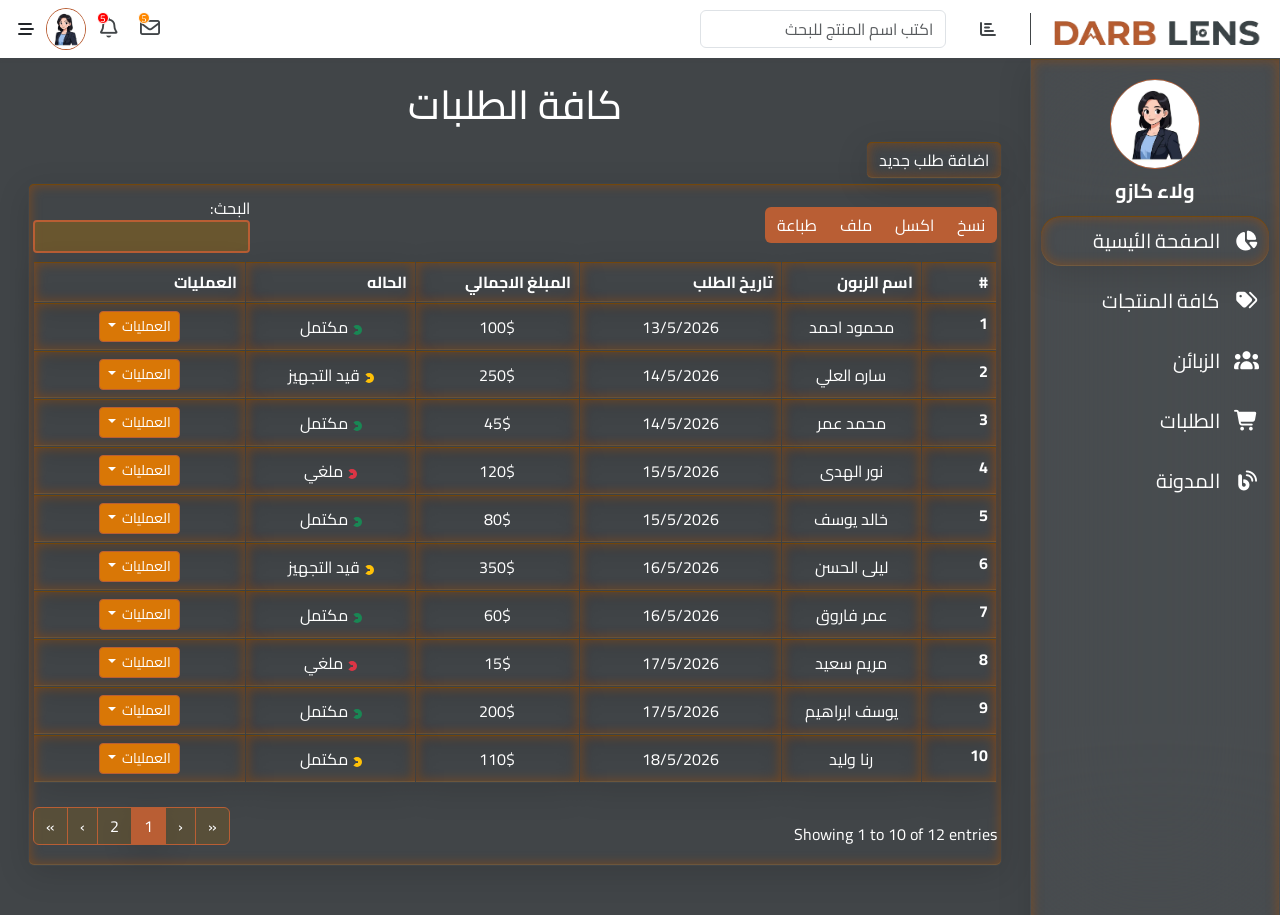
<file: orders.html>
<!DOCTYPE html>
<html lang="ar" dir="rtl">

<head>
    <meta charset="UTF-8">
    <meta name="viewport" content="width=device-width, initial-scale=1.0">
    <title>darblens customars</title>
    <link rel="icon" href="assets/images/header/favicon.ico">
    <link rel="stylesheet" href="assets/css/all.min.css">
    <link rel="stylesheet" href="assets/css/bootstrap.css">
    <link rel="stylesheet" href="assets/css/sarrona.css">
    <link rel="stylesheet" href="assets/css/style.css">
</head>

<body>

    <div class="main-wrapper">
        <nav class="fixed-top">
            <header class="header d-flex justify-content-between align-items-center py-2">


                <div class="right-header d-flex align-items-center gap-3   ">
                    <div class="logo d-none d-md-block  ">
                        <a href="/"> <img class="w-100" src="assets/images/header/LOGO.png" alt=""></a>
                    </div>

                    <div class="px-3">
                        <a href="#"> <i class="fa-solid fa-chart-bar" id="toggle-sidebar"></i></a>
                    </div>
                    <form action="" class="d-none d-md-block">
                        <input type=" text" class="form-control" placeholder="اكتب اسم المنتج للبحث">
                    </form>
                </div>



                <div class="left-header d-flex align-items-center px-3 ">
                    <div class="icons d-flex gap-3">

                                      <div class="messages-container position-relative" id="messages-container">
                            <i class="fa-regular fa-envelope   envelope"></i>
                            <ul class="messages-area  position-absolute text-center" id="messages-area">
                                <div class="messages-header">
                                    <h3>أحدث الرسائل</h3>
                                </div>

                                <li class="d-flex align-items-center justify-content-between position-relative"
                                    style="height: 70px;">
                                    <div class="d-flex gap-2 item-menu-left">
                                      <img src="assets/images/online/3.jfif" alt="">
                                        <h2>محمد أحمد</h2>
                                    </div>
                                    <i class="fa-regular fa-comment "></i>

                                    <div style="width: 10px; height: 10px;"
                                        class="spinner-border text-success masseges-user" role="status">
                                        <span class="visually-hidden">Loading...</span>
                                    </div>

                                    <p class=" messages-info">لا تنسي اجتماع اليوم الساعه 12 </p>
                                </li>



                                <a href="">كافة الرسائل</a>

                            </ul>
                        </div>

                      




                       
                <a class="position-relative bell"data-bs-toggle="offcanvas"  href="#side-notifications">
                            <i class="fa-regular fa-bell" ></i>
                        </a>
                       
                    </div>

                    <div class="avatar m-r-10 m-l-10">
                        <img width="40px" src="assets/images/header/avatar.jfif" alt="">
                    </div>

                    <a><i class="fa-solid fa-bars-staggered active-users" data-bs-toggle="offcanvas"
                            href="#side-menu"></i></a>
                </div>



            </header>
        </nav>





        <!-- start sidebar -->
        <div class="sidebar" id="sidebar">
            <div class="profile">
                <img width="90" src="assets/images/header/avatar.jfif" alt="">
                <h3>ولاء كازو</h3>
            </div>

            <ul class="ul-sidebar">
                <li class=" active">
                    <i class="fa-solid fa-chart-pie "></i>
                    <a href="index.html" class="m-r-10"> الصفحة الئيسية</a>
                </li>
                <li>
                    <i class="fa-solid fa-tags"></i>
                    <a href="allproducts.html" class="m-r-10"> كافة المنتجات </a>
                </li>
                <li>
                    <i class="fa-solid fa-users"></i>
                    <a href="customers.html" class="m-r-10"> الزبائن </a>
                </li>
                <li>
                    <i class="fa-solid fa-cart-shopping"></i>
                    <a href="orders.html" class="m-r-10"> الطلبات </a>
                </li>
                <li>
                    <i class="fa-solid fa-blog"></i>
                    <a href="blog.html" class="m-r-10"> المدونة </a>
                </li>

            </ul>
        </div>
        <!-- end sidebar -->


        <!-- start content -->
        <div class="content p-3" id="content">
            <div class="inner-contene">
                <div class="container-fluid">
                    <h1>كافة الطلبات </h1>

                    <button type="button" class="btn add-btn  my-1" data-bs-toggle="modal"
                        data-bs-target="#new-order">
                        اضافة طلب جديد
                    </button>
                    <div class="row">
                        <div class="col">
                            <div class="card p-1 table-back">
                                <table id="orders" class="table  table-hover display">
                                    <thead>
                                        <tr>
                                            <th scope="col">#</th>

                                            <th scope="col">اسم الزبون</th>
                                            <th scope="col">تاريخ الطلب </th>
                                            <th scope="col"> المبلغ الاجمالي </th>
                                            <th scope="col"> الحاله </th>
                                            <th scope="col"> العمليات </th>
                                        </tr>
                                    </thead>
                                    <tbody>


                                        <tr>
                                            <th scope="row">1 </th>
                                            <td>محمود احمد</td>
                                            <td>
                                                13/5/2026
                                            </td>
                                            <td>
                                                100$
                                            </td>
                                            <td>
                                                <div style="width: 10px; height: 10px;"
                                                    class="spinner-border text-success" role="status">
                                                    <span class="visually-hidden">Loading...</span>
                                                </div>
                                                مكتمل
                                            </td>
                                            <td>
                                                <div class="dropdown">
                                                    <a class="btn btn-secondary btn-sm dropdown-toggle" href="#"
                                                        role="button" data-bs-toggle="dropdown" aria-expanded="false">
                                                        العمليات
                                                    </a>

                                                    <ul class="dropdown-menu">
                                                        <li><a class="dropdown-item" href="#delet-modal"
                                                                data-bs-toggle="modal" data-bs-target="#delet-modal">
                                                                حذف المنتج</a></li>
                                                        <li><a class="dropdown-item" href="#edit-modal"
                                                                data-bs-toggle="modal" data-bs-target="#edit-modal">
                                                                تعديل المنتج</a></li>
                                                        <li><a class="dropdown-item" href="#"> تفاصيل المنتج</a>
                                                        </li>
                                                    </ul>
                                                </div>
                                            </td>
                                        </tr>

                                        <tr>
                                            <th scope="row">2 </th>
                                            <td> ساره العلي</td>
                                            <td>
                                                14/5/2026
                                            </td>
                                            <td>
                                                250$
                                            </td>
                                            <td>
                                                <div style="width: 10px; height: 10px;"
                                                    class="spinner-border text-warning" role="status">
                                                    <span class="visually-hidden">Loading...</span>
                                                </div>
                                                قيد التجهيز
                                            </td>
                                            <td>
                                                <div class="dropdown">
                                                    <a class="btn btn-secondary btn-sm dropdown-toggle" href="#"
                                                        role="button" data-bs-toggle="dropdown" aria-expanded="false">
                                                        العمليات
                                                    </a>

                                                    <ul class="dropdown-menu">
                                                        <li><a class="dropdown-item" href="#delet-modal"
                                                                data-bs-toggle="modal" data-bs-target="#delet-modal">
                                                                حذف المنتج</a></li>
                                                        <li><a class="dropdown-item" href="#edit-modal"
                                                                data-bs-toggle="modal" data-bs-target="#edit-modal">
                                                                تعديل المنتج</a></li>
                                                        <li><a class="dropdown-item" href="#"> تفاصيل المنتج</a>
                                                        </li>
                                                    </ul>
                                                </div>
                                            </td>
                                        </tr>

                                        <tr>
                                            <th scope="row">3 </th>
                                            <td> محمد عمر </td>
                                            <td>
                                                14/5/2026
                                            </td>
                                            <td>
                                                45$
                                            </td>
                                            <td>
                                                <div style="width: 10px; height: 10px;"
                                                    class="spinner-border text-success" role="status">
                                                    <span class="visually-hidden">Loading...</span>
                                                </div>
                                                مكتمل
                                            </td>
                                            <td>
                                                <div class="dropdown">
                                                    <a class="btn btn-secondary btn-sm dropdown-toggle" href="#"
                                                        role="button" data-bs-toggle="dropdown" aria-expanded="false">
                                                        العمليات
                                                    </a>

                                                    <ul class="dropdown-menu">
                                                        <li><a class="dropdown-item" href="#delet-modal"
                                                                data-bs-toggle="modal" data-bs-target="#delet-modal">
                                                                حذف المنتج</a></li>
                                                        <li><a class="dropdown-item" href="#edit-modal"
                                                                data-bs-toggle="modal" data-bs-target="#edit-modal">
                                                                تعديل المنتج</a></li>
                                                        <li><a class="dropdown-item" href="#"> تفاصيل المنتج</a>
                                                        </li>
                                                    </ul>
                                                </div>
                                            </td>
                                        </tr>

                                        <tr>
                                            <th scope="row">4 </th>
                                            <td> نور الهدى </td>
                                            <td>
                                                15/5/2026
                                            </td>
                                            <td>
                                                120$
                                            </td>
                                            <td>
                                                <div style="width: 10px; height: 10px;"
                                                    class="spinner-border text-danger" role="status">
                                                    <span class="visually-hidden">Loading...</span>
                                                </div>
                                                ملغي
                                            </td>
                                            <td>
                                                <div class="dropdown">
                                                    <a class="btn btn-secondary btn-sm dropdown-toggle" href="#"
                                                        role="button" data-bs-toggle="dropdown" aria-expanded="false">
                                                        العمليات
                                                    </a>

                                                    <ul class="dropdown-menu">
                                                        <li><a class="dropdown-item" href="#delet-modal"
                                                                data-bs-toggle="modal" data-bs-target="#delet-modal">
                                                                حذف المنتج</a></li>
                                                        <li><a class="dropdown-item" href="#edit-modal"
                                                                data-bs-toggle="modal" data-bs-target="#edit-modal">
                                                                تعديل المنتج</a></li>
                                                        <li><a class="dropdown-item" href="#"> تفاصيل المنتج</a>
                                                        </li>
                                                    </ul>
                                                </div>
                                            </td>
                                        </tr>

                                        <tr>
                                            <th scope="row">5</th>
                                            <td> خالد يوسف </td>
                                            <td>
                                                15/5/2026
                                            </td>
                                            <td>
                                                80$
                                            </td>
                                            <td>
                                                <div style="width: 10px; height: 10px;"
                                                    class="spinner-border text-success" role="status">
                                                    <span class="visually-hidden">Loading...</span>
                                                </div>
                                                مكتمل
                                            </td>
                                            <td>
                                                <div class="dropdown">
                                                    <a class="btn btn-secondary btn-sm dropdown-toggle" href="#"
                                                        role="button" data-bs-toggle="dropdown" aria-expanded="false">
                                                        العمليات
                                                    </a>

                                                    <ul class="dropdown-menu">
                                                        <li><a class="dropdown-item" href="#delet-modal"
                                                                data-bs-toggle="modal" data-bs-target="#delet-modal">
                                                                حذف المنتج</a></li>
                                                        <li><a class="dropdown-item" href="#edit-modal"
                                                                data-bs-toggle="modal" data-bs-target="#edit-modal">
                                                                تعديل المنتج</a></li>
                                                        <li><a class="dropdown-item" href="#"> تفاصيل المنتج</a>
                                                        </li>
                                                    </ul>
                                                </div>
                                            </td>
                                        </tr>

                                        <tr>
                                            <th scope="row">6 </th>
                                            <td> ليلى الحسن </td>
                                            <td>
                                                16/5/2026
                                            </td>
                                            <td>
                                                350$
                                            </td>
                                            <td>
                                                <div style="width: 10px; height: 10px;"
                                                    class="spinner-border text-warning" role="status">
                                                    <span class="visually-hidden">Loading...</span>
                                                </div>
                                                قيد التجهيز
                                            </td>
                                            <td>
                                                <div class="dropdown">
                                                    <a class="btn btn-secondary btn-sm dropdown-toggle" href="#"
                                                        role="button" data-bs-toggle="dropdown" aria-expanded="false">
                                                        العمليات
                                                    </a>

                                                    <ul class="dropdown-menu">
                                                        <li><a class="dropdown-item" href="#delet-modal"
                                                                data-bs-toggle="modal" data-bs-target="#delet-modal">
                                                                حذف المنتج</a></li>
                                                        <li><a class="dropdown-item" href="#edit-modal"
                                                                data-bs-toggle="modal" data-bs-target="#edit-modal">
                                                                تعديل المنتج</a></li>
                                                        <li><a class="dropdown-item" href="#"> تفاصيل المنتج</a>
                                                        </li>
                                                    </ul>
                                                </div>
                                            </td>
                                        </tr>

                                        <tr>
                                            <th scope="row">7</th>
                                            <td> عمر فاروق </td>
                                            <td>
                                                16/5/2026
                                            </td>
                                            <td>
                                                60$
                                            </td>
                                            <td>
                                                <div style="width: 10px; height: 10px;"
                                                    class="spinner-border text-success" role="status">
                                                    <span class="visually-hidden">Loading...</span>
                                                </div>
                                                مكتمل
                                            </td>
                                            <td>
                                                <div class="dropdown">
                                                    <a class="btn btn-secondary btn-sm dropdown-toggle" href="#"
                                                        role="button" data-bs-toggle="dropdown" aria-expanded="false">
                                                        العمليات
                                                    </a>

                                                    <ul class="dropdown-menu">
                                                        <li><a class="dropdown-item" href="#delet-modal"
                                                                data-bs-toggle="modal" data-bs-target="#delet-modal">
                                                                حذف المنتج</a></li>
                                                        <li><a class="dropdown-item" href="#edit-modal"
                                                                data-bs-toggle="modal" data-bs-target="#edit-modal">
                                                                تعديل المنتج</a></li>
                                                        <li><a class="dropdown-item" href="#"> تفاصيل المنتج</a>
                                                        </li>
                                                    </ul>
                                                </div>
                                            </td>
                                        </tr>

                                         <tr>
                                            <th scope="row">8 </th>
                                            <td> مريم سعيد  </td>
                                            <td>
                                                17/5/2026
                                            </td>
                                            <td>
                                                15$
                                            </td>
                                            <td>
                                                <div style="width: 10px; height: 10px;"
                                                    class="spinner-border text-danger" role="status">
                                                    <span class="visually-hidden">Loading...</span>
                                                </div>
                                                ملغي
                                            </td>
                                            <td>
                                                <div class="dropdown">
                                                    <a class="btn btn-secondary btn-sm dropdown-toggle" href="#"
                                                        role="button" data-bs-toggle="dropdown" aria-expanded="false">
                                                        العمليات
                                                    </a>

                                                    <ul class="dropdown-menu">
                                                        <li><a class="dropdown-item" href="#delet-modal"
                                                                data-bs-toggle="modal" data-bs-target="#delet-modal">
                                                                حذف المنتج</a></li>
                                                        <li><a class="dropdown-item" href="#edit-modal"
                                                                data-bs-toggle="modal" data-bs-target="#edit-modal">
                                                                تعديل المنتج</a></li>
                                                        <li><a class="dropdown-item" href="#"> تفاصيل المنتج</a>
                                                        </li>
                                                    </ul>
                                                </div>
                                            </td>
                                        </tr>

                                           <tr>
                                            <th scope="row">9</th>
                                            <td> يوسف ابراهيم  </td>
                                            <td>
                                                17/5/2026
                                            </td>
                                            <td>
                                                200$
                                            </td>
                                            <td>
                                                <div style="width: 10px; height: 10px;"
                                                    class="spinner-border text-success" role="status">
                                                    <span class="visually-hidden">Loading...</span>
                                                </div>
                                                مكتمل
                                            </td>
                                            <td>
                                                <div class="dropdown">
                                                    <a class="btn btn-secondary btn-sm dropdown-toggle" href="#"
                                                        role="button" data-bs-toggle="dropdown" aria-expanded="false">
                                                        العمليات
                                                    </a>

                                                    <ul class="dropdown-menu">
                                                        <li><a class="dropdown-item" href="#delet-modal"
                                                                data-bs-toggle="modal" data-bs-target="#delet-modal">
                                                                حذف المنتج</a></li>
                                                        <li><a class="dropdown-item" href="#edit-modal"
                                                                data-bs-toggle="modal" data-bs-target="#edit-modal">
                                                                تعديل المنتج</a></li>
                                                        <li><a class="dropdown-item" href="#"> تفاصيل المنتج</a>
                                                        </li>
                                                    </ul>
                                                </div>
                                            </td>
                                        </tr>

                                          <tr>
                                            <th scope="row">10</th>
                                            <td>  رنا وليد  </td>
                                            <td>
                                                18/5/2026
                                            </td>
                                            <td>
                                                110$
                                            </td>
                                            <td>
                                                <div style="width: 10px; height: 10px;"
                                                    class="spinner-border text-warning" role="status">
                                                    <span class="visually-hidden">Loading...</span>
                                                </div>
                                                مكتمل
                                            </td>
                                            <td>
                                                <div class="dropdown">
                                                    <a class="btn btn-secondary btn-sm dropdown-toggle" href="#"
                                                        role="button" data-bs-toggle="dropdown" aria-expanded="false">
                                                        العمليات
                                                    </a>

                                                    <ul class="dropdown-menu">
                                                        <li><a class="dropdown-item" href="#delet-modal"
                                                                data-bs-toggle="modal" data-bs-target="#delet-modal">
                                                                حذف المنتج</a></li>
                                                        <li><a class="dropdown-item" href="#edit-modal"
                                                                data-bs-toggle="modal" data-bs-target="#edit-modal">
                                                                تعديل المنتج</a></li>
                                                        <li><a class="dropdown-item" href="#"> تفاصيل المنتج</a>
                                                        </li>
                                                    </ul>
                                                </div>
                                            </td>
                                        </tr>

                                           <tr>
                                            <th scope="row">11</th>
                                            <td> زياد أحمد   </td>
                                            <td>
                                                18/5/2026
                                            </td>
                                            <td>
                                                95$
                                            </td>
                                            <td>
                                                <div style="width: 10px; height: 10px;"
                                                    class="spinner-border text-success" role="status">
                                                    <span class="visually-hidden">Loading...</span>
                                                </div>
                                                مكتمل
                                            </td>
                                            <td>
                                                <div class="dropdown">
                                                    <a class="btn btn-secondary btn-sm dropdown-toggle" href="#"
                                                        role="button" data-bs-toggle="dropdown" aria-expanded="false">
                                                        العمليات
                                                    </a>

                                                    <ul class="dropdown-menu">
                                                        <li><a class="dropdown-item" href="#delet-modal"
                                                                data-bs-toggle="modal" data-bs-target="#delet-modal">
                                                                حذف المنتج</a></li>
                                                        <li><a class="dropdown-item" href="#edit-modal"
                                                                data-bs-toggle="modal" data-bs-target="#edit-modal">
                                                                تعديل المنتج</a></li>
                                                        <li><a class="dropdown-item" href="#"> تفاصيل المنتج</a>
                                                        </li>
                                                    </ul>
                                                </div>
                                            </td>
                                        </tr>

                                           <tr>
                                            <th scope="row">12</th>
                                            <td>  هبة محمود   </td>
                                            <td>
                                                19/5/2026
                                            </td>
                                            <td>
                                                180$
                                            </td>
                                            <td>
                                                <div style="width: 10px; height: 10px;"
                                                    class="spinner-border text-success" role="status">
                                                    <span class="visually-hidden">Loading...</span>
                                                </div>
                                                مكتمل
                                            </td>
                                            <td>
                                                <div class="dropdown">
                                                    <a class="btn btn-secondary btn-sm dropdown-toggle" href="#"
                                                        role="button" data-bs-toggle="dropdown" aria-expanded="false">
                                                        العمليات
                                                    </a>

                                                    <ul class="dropdown-menu">
                                                        <li><a class="dropdown-item" href="#delet-modal"
                                                                data-bs-toggle="modal" data-bs-target="#delet-modal">
                                                                حذف المنتج</a></li>
                                                        <li><a class="dropdown-item" href="#edit-modal"
                                                                data-bs-toggle="modal" data-bs-target="#edit-modal">
                                                                تعديل المنتج</a></li>
                                                        <li><a class="dropdown-item" href="#"> تفاصيل المنتج</a>
                                                        </li>
                                                    </ul>
                                                </div>
                                            </td>
                                        </tr>





                                    </tbody>
                                </table>
                            </div>
                        </div>
                    </div>



                </div>
            </div>
        </div>




        <!-- end content -->


    </div>




    <!-- مودال اضافة منتج -->

    <div class="modal fade" id="new-order" tabindex="-1" aria-labelledby="exampleModalLabel" aria-hidden="true">
        <div class="modal-dialog modal-lg">
            <div class="modal-content">
                <div class="modal-header">
                    <h1 class="modal-title fs-5" id="exampleModalLabel">اضافة منتج جديد</h1>
                    <button type="button" class="btn-close" data-bs-dismiss="modal" aria-label="Close"></button>
                </div>
                <div class="modal-body">
                    <form>

                        <div class=" row  ">
                            <div class="mb-3 col">
                                <label class="form-label" placeholder="اكتب اسم الزبون"> اسم الزبون</label>
                                <input type="text" class="form-control">
                            </div>
                            <div class="mb-3 col">
                                <label class="form-label" placeholder="اكتب تاريخ الطلب ">تاريخ الطلب</label>
                                <input type="text" class="form-control">
                            </div>
                        </div>


                        <div class="mb-3 ">
                            <label type="text" class="form-label" placeholder="اكتب اجمالي المبلغ "> المبلغ الاجمالي  </label>
                            <input class="form-control">
                        </div>

                        <div>
                            <label type="text" class="form-label" placeholder="  اكتب تفاصيل حالة الطلب "> حالة الطلب
                            </label>
                            <textarea class="form-control" name="" id=""></textarea>
                        </div>

                       


                    </form>
                </div>
                <div class="modal-footer">
                    <button type="button" class="btn close" data-bs-dismiss="modal">اغلاق</button>
                    <button type="button" class="btn save">حفظ التغييرات </button>
                </div>
            </div>
        </div>
    </div>



    <!-- مودال تعديل منتج -->

    <div class="modal fade" id="edit-modal" tabindex="-1" aria-labelledby="exampleModalLabel" aria-hidden="true">
        <div class="modal-dialog modal-lg">
            <div class="modal-content">
                <div class="modal-header">
                    <h1 class="modal-title fs-5" id="exampleModalLabel"> تعديل بيانات المنتج</h1>
                    <button type="button" class="btn-close" data-bs-dismiss="modal" aria-label="Close"></button>
                </div>
                <div class="modal-body">
                    <form>

                        <div class=" row  ">
                            <div class="mb-3 col">
                                <label class="form-label"> اسم المنتج</label>
                                <input type="text" class="form-control " placeholder="اكتب اسم المنتج"
                                    value="جوارب ريش">
                            </div>
                            <div class="mb-3 col">
                                <label class="form-label">الكمية</label>
                                <input type="text" class="form-control" placeholder="  اكتب رقم المنتج " value=" 100">
                            </div>
                        </div>


                        <div class="mb-3 ">
                            <label type="text" class="form-label"> رقم المنتج </label>
                            <input class="form-control" placeholder="  اكتب رقم المنتج " value=" 3">
                        </div>

                        <div>
                            <label type="text" class="form-label" placeholder="  اكتب تفاصيل المنتج "> تقاصيل المنتج
                            </label>
                            <textarea class="form-control" name="" id=""></textarea>
                        </div>

                        <div class="mb-3 mt-2">
                            <label for="formFile" class="form-label"> تحميل صورة المنتج</label>
                            <input class="form-control" type="file" id="formFile">
                        </div>


                    </form>
                </div>
                <div class="modal-footer">
                    <button type="button" class="btn close" data-bs-dismiss="modal">اغلاق</button>
                    <button type="button" class="btn save">تعديل </button>
                </div>
            </div>
        </div>
    </div>

    <!-- مودال حذف منتج -->

    <div class="modal fade" id="delet-modal" tabindex="-1" aria-labelledby="exampleModalLabel" aria-hidden="true">
        <div class="modal-dialog ">
            <div class="modal-content">
                <div class="modal-header">
                    <h1 class="modal-title fs-5" id="exampleModalLabel"> حذف بيانات المنتج</h1>
                    <button type="button" class="btn-close" data-bs-dismiss="modal" aria-label="Close"></button>
                </div>
                <div class="modal-body">
                    <form>



                        <div class="alert alert-danger">
                            تأكيد عملية الحذف
                        </div>

                        <div class="modal-footer">
                            <button type="button" class="btn save" data-bs-dismiss="modal">تراجع</button>
                            <button type="button" class="btn close">حذف </button>
                        </div>

                    </form>
                </div>
            </div>
        </div>
    </div>




    <!-- users on line list-->

    <div class="offcanvas offcanvas-end" tabindex="-1" id="side-menu" aria-labelledby="offcanvasExampleLabel">
        <div class="offcanvas-header">
            <h5 class="offcanvas-title" id="offcanvasExampleLabel"> كافة المستخدمين المتصلين</h5>
            <button type="button" class="btn-close" data-bs-dismiss="offcanvas" aria-label="Close"></button>
        </div>
        <div class="offcanvas-body">

            <div class="item-side-menu d-flex align-items-center justify-content-between mb-2">
                <div class="avatar-info d-flex align-items-center justify-content-between position-relative">
                    <div style="width: 10px; height: 10px;" class="spinner-border text-success grow-user" role="status">
                        <span class="visually-hidden">Loading...</span>
                    </div>
                    <img width="50" src="assets/images/online/1.jfif" alt="">
                    <h4>أحمد الأحمد</h4>
                </div>
                <div class="contact-info d-flex gap-2">
                    <i class="fa-brands fa-square-whatsapp whatsapp-icon"></i>
                    <i class="fa-brands fa-facebook-messenger messenger-icon "></i>
                </div>
            </div>

            <div class="item-side-menu d-flex align-items-center justify-content-between mb-2">
                <div class="avatar-info d-flex align-items-center justify-content-between position-relative">
                    <div style="width: 10px; height: 10px;" class="spinner-border text-success grow-user" role="status">
                        <span class="visually-hidden">Loading...</span>
                    </div>
                    <img width="50" src="assets/images/online/2.jfif" alt="">
                    <h4>علي العلي </h4>
                </div>
                <div class="contact-info d-flex gap-2">
                    <i class="fa-brands fa-square-whatsapp whatsapp-icon"></i>
                    <i class="fa-brands fa-facebook-messenger messenger-icon "></i>
                </div>
            </div>

            <div class="item-side-menu d-flex align-items-center justify-content-between mb-2">
                <div class="avatar-info d-flex align-items-center justify-content-between position-relative">
                    <div style="width: 10px; height: 10px;" class="spinner-border text-success grow-user" role="status">
                        <span class="visually-hidden">Loading...</span>
                    </div>
                    <img width="50" src="assets/images/online/3.jfif" alt="">
                    <h4>محمد أحمد </h4>
                </div>
                <div class="contact-info d-flex gap-2">
                    <i class="fa-brands fa-square-whatsapp whatsapp-icon"></i>
                    <i class="fa-brands fa-facebook-messenger messenger-icon "></i>
                </div>
            </div>

            <div class="item-side-menu d-flex align-items-center justify-content-between mb-2">
                <div class="avatar-info d-flex align-items-center justify-content-between position-relative">
                    <div style="width: 10px; height: 10px;" class="spinner-border text-success grow-user" role="status">
                        <span class="visually-hidden">Loading...</span>
                    </div>
                    <img width="50" src="assets/images/online/4.jfif" alt="">
                    <h4>مرح العلي</h4>
                </div>
                <div class="contact-info d-flex gap-2">
                    <i class="fa-brands fa-square-whatsapp whatsapp-icon"></i>
                    <i class="fa-brands fa-facebook-messenger messenger-icon "></i>
                </div>
            </div>

            <div class="item-side-menu d-flex align-items-center justify-content-between mb-2">
                <div class="avatar-info d-flex align-items-center justify-content-between position-relative">
                    <div style="width: 10px; height: 10px;" class="spinner-border text-success grow-user" role="status">
                        <span class="visually-hidden">Loading...</span>
                    </div>
                    <img width="50" src="assets/images/online/5.jfif" alt="">
                    <h4>خالدة علي </h4>
                </div>
                <div class="contact-info d-flex gap-2">
                    <i class="fa-brands fa-square-whatsapp whatsapp-icon"></i>
                    <i class="fa-brands fa-facebook-messenger messenger-icon "></i>
                </div>
            </div>






        </div>
    </div>

    <!-- side-notifications الاشعارات ايقونة الجرس -->
     <div class="offcanvas offcanvas-end" tabindex="-1" id="side-notifications" aria-labelledby="offcanvasExampleLabel">
        <div class="offcanvas-header">
            <h5 class="offcanvas-title" id="offcanvasExampleLabel">  كافة الاشعارات </h5>
            <button type="button" class="btn-close" data-bs-dismiss="offcanvas" aria-label="Close"></button>
        </div>
        <div class="offcanvas-body">

<!-- 1. إشعار طلب جديد -->
<div class="notification-item notify-success">
    <div class="notify-header">
        <h6 class="notify-title">طلب جديد</h6>
        <small class="notify-time">منذ دقيقتين</small>
    </div>
    <p class="notify-body">قام الزبون <strong class="highlight-text">زياد أحمد</strong> بإضافة طلب جديد بقيمة 95$</p>
</div>

<!-- 2. إشعار نفاد مخزون -->
<div class="notification-item notify-warning">
    <div class="notify-header">
        <h6 class="notify-title">تنبيه المخزون</h6>
        <small class="notify-time">منذ ساعة</small>
    </div>
    <p class="notify-body">المنتج الأفضل مبيعاً لديك شارف على النفاد، المتبقي 3 قطع فقط.</p>
</div>

<!-- 3. إشعار تحديث حالة طلب -->
<div class="notification-item notify-info">
    <div class="notify-header">
        <h6 class="notify-title">شحن الطلب</h6>
        <small class="notify-time">منذ 3 ساعات</small>
    </div>
    <p class="notify-body">تمت الموافقة وتغيير حالة الطلب رقم <strong class="highlight-text">#12</strong> إلى "مكتمل".</p>
</div>

<!-- 4. إشعار زبون جديد -->
<div class="notification-item notify-primary">
    <div class="notify-header">
        <h6 class="notify-title">زبون جديد</h6>
        <small class="notify-time">أمس</small>
    </div>
    <p class="notify-body">سجل زبون جديد باسم <strong class="highlight-text">هبة محمود</strong> في منصتك.</p>
</div>

<!-- 5. إشعار أمان -->
<div class="notification-item notify-danger">
    <div class="notify-header">
        <h6 class="notify-title">حماية النظام</h6>
        <small class="notify-time">قبل يومين</small>
    </div>
    <p class="notify-body">تم رصد محاولة تسجيل دخول غير مصرح بها للوحة التحكم من متصفح غريب.</p>
</div>


        </div>
    </div>




    <script src="assets/js/jquery.js"></script>
    <script src="assets/js/datatables.js"></script>
    <!-- <script src="https://cdn.jsdelivr.net/npm/apexcharts"></script> -->
    <script src="assets/js/charts.js"></script>
    <script src="assets/js/bootstrap.js"></script>
    <script src="assets/js/script.js"></script>
</body>

</html>
</file>
<file: assets/css/sarrona.css>
/* margin */

.m-r-5{
    margin-right: 5px;
}
.m-r-10{
    margin-right: 10px;
}
.m-r-15{
    margin-right: 15px;
}
.m-r-20{
    margin-right: 20px;
}
.m-r-30{
    margin-right: 30px;
}


.m-l-5{
    margin-left: 5px;
}
.m-l-10{
    margin-left: 10px;
}
.m-l-15{
    margin-left: 15px;
}
.m-l-20{
    margin-left: 20px;
}
.m-l-30{
    margin-left: 30px;
}


.m-t-5{
    margin-top: 5px;
}
.m-t-10{
    margin-top: 10px;
}
.m-t-15{
    margin-top: 15px;
}
.m-t-20{
    margin-top: 20px;
}
.m-t-30{
    margin-top: 30px;
}

.m-b-5 {
    margin-bottom: 5px;
}
.m-b-10 {
    margin-bottom: 10px;
}
.m-b-15 {
    margin-bottom: 15px;
}
.m-b-20 {
    margin-bottom: 20px;
}
.m-b-30 {
    margin-bottom: 30px;
}

/* padding */
.p-r-0 {
    padding-right: 0;
}
.p-r-5 {
    padding-right: 5px;
}
.p-r-10 {
    padding-right: 10px;
}
.p-r-15 {
    padding-right: 15px;
}
.p-r-20 {
    padding-right: 20px;
}
.p-r-30 {
    padding-right: 30px;
}



.p-l-0 {
    padding-left: 0;
}
.p-l-5 {
    padding-left: 5px;
}
.p-l-10 {
    padding-left: 10px;
}
.p-l-15 {
     padding-left: 15px;
}
.p-l-20 {
   padding-left: 20px;
}
.p-l-30 {
     padding-left: 30px;
}

.p-t-5 {
    padding-top: 5px;
}
.p-t-10 {
   padding-top: 10px;
}
.p-t-15 {
     padding-top: 15px;
}
.p-t-20 {
   padding-top: 20px;
}
.p-t-30 {
    padding-top: 30px;
}

.p-b-5 {
    padding-bottom: 5px;
}
.p-b-10 {
  padding-bottom: 10px;
}
.p-b-15 {
     padding-bottom: 15px;
}
.p-b-20 {
    padding-bottom: 20px;
}
.p-b-30 {
    padding-bottom: 30px;
}

/* flex */
.flex-item {
    display: flex;
    justify-content: center;
    align-items: center;
}
</file>
<file: assets/css/style.css>
@import url('https://fonts.googleapis.com/css2?family=Almarai:wght@300;400;700;800&family=Cairo:wght@200..1000&display=swap');



/* *{
      outline: 1px solid red;
} */
body {
    font-family: cairo !important;
    background-color: var(--mainColor);

}

h1,
h2 {
    margin-top: 10px;
    text-align: center;
    color: white;
}

#loader {
    position: fixed;
    top: 0;
    left: 0;
    height: 100vh;
    width: 100vw;
    background-color: white;
    display: flex;
    align-items: center;
    justify-content: center;
    z-index: 1000000;
}

a {
    text-decoration: none !important;
    color: var(--mainColor);
}

/* لازالة الخطوط اسفل الروابط */

:root {
    --mainColor: #414548;
    --secondaryColor: #B95E34;
}

.header {
    background-color: white;
    box-shadow: 0 1px 3px var(--mainColor);
}

ul {
    list-style-type: none;
    padding: 0;
}

.logo {
    width: 250px;
    text-align: center;
    border-left: 1px solid var(--mainColor);
}

.logo a {
    font-size: 20px;
    color: var(--mainColor);
    font-weight: bolder;
}





.bell::after {
    position: absolute;
    content: "5";
    background-color: red;
    color: white;
    height: 12px;
    width: 12px;
    font-size: 10px;
    border-radius: 50%;
    border: 1px solid white;
    top: -5px;
    left: 1px;
    display: flex;
    align-items: center;
    justify-content: center;

}

.fa-user::after {
    position: absolute;
    content: "2";
    background-color: rgb(0, 255, 76);
    color: white;
    height: 12px;
    width: 12px;
    font-size: 10px;
    border-radius: 50%;
    border: 1px solid white;
    top: -5px;
    left: 1px;
    display: flex;
    align-items: center;
    justify-content: center;
}

.envelope::after {
    position: absolute;
    content: "5";
    background-color: rgb(255, 136, 0);
    color: white;
    height: 12px;
    width: 12px;
    font-size: 10px;
    border-radius: 50%;
    border: 1px solid white;
    top: -5px;
    left: 1px;
    display: flex;
    align-items: center;
    justify-content: center;
}


/* بداية دروب  داون ل الرسائل  */
.messages-container {
    cursor: pointer;
}

.messages-area {

    width: 300px;
    top: 41px;
    left: -10px;
    border-radius: 5px;
    cursor: pointer;
    display: none;
    background-color: transparent !important;
    background: rgba(255, 255, 255, 0.15);
    backdrop-filter: blur(30px);
    -webkit-backdrop-filter: blur(30px);
    border: 1px solid rgba(255, 255, 255, 0);
    box-shadow:
        0 8px 32px rgba(0, 0, 0, 0.1),
        inset 0 1px 0 rgba(253, 153, 2, 0.774),
        inset 0 -1px 0 rgba(240, 218, 123, 0.1),
        inset 0 0 12px 1px rgba(247, 111, 0, 0.493);
    color: white;

}

.messages-area li {

    padding: 5px;
    background-color: transparent !important;
    background: rgba(255, 255, 255, 0.15);
    backdrop-filter: blur(30px);
    -webkit-backdrop-filter: blur(30px);
    border: 1px solid rgba(255, 255, 255, 0);
    box-shadow:
        0 8px 32px rgba(0, 0, 0, 0.1),
        inset 0 1px 0 rgba(253, 153, 2, 0.774),
        inset 0 -1px 0 rgba(240, 218, 123, 0.1),
        inset 0 0 12px 1px rgba(247, 111, 0, 0.493);
   
}

.messages-area li:hover {
    background-color: rgba(241, 241, 241, 0.507);
}

.messages-area li i {
    color: white;
    margin-right: 30px;
}
.messages-area li p {
    color: #c2c2c2;
}

.messages-header {

    width: 300px;
    height: 50px;
    display: flex;
    align-items: center;
    justify-content: center;
    border-radius: 5px;

    background-color: transparent !important;
    background: rgba(255, 255, 255, 0.15);
    backdrop-filter: blur(30px);
    -webkit-backdrop-filter: blur(30px);
    border: 1px solid rgba(255, 255, 255, 0);
    box-shadow:
        0 8px 32px rgba(0, 0, 0, 0.1),
        inset 0 1px 0 rgba(253, 153, 2, 0.774),
        inset 0 -1px 0 rgba(240, 218, 123, 0.1),
        inset 0 0 12px 1px rgba(247, 111, 0, 0.493);
    color: white;

}

.messages-header::after {
    position: absolute;
    content: "";
    width: 15px;
    height: 20px;
    top: -30px;
    left: 10px;
    border: 15px solid;
    border-color: transparent transparent rgba(247, 111, 0, 0.493) transparent;

}

.messages-header h3 {
    color: white;

}

.item-menu-left {
    align-items: center;

}

.item-menu-left img {
    width: 50px;
    border-radius: 50%;
    border: 1px solid var(--secondaryColor);
}

.item-menu-left h2 {
    color: white;
    font-size: 20px;
}

.messages-info {
    display: flex;
    position: absolute;
    top: 45px;
    right: 75px;
    font-size: 12px;
}

/* نهاية دروب  داون ل الرسائل  */








.sidebar {
    width: 250px;
    background-color: var(--mainColor);
    height: 100vh;
    position: fixed;
    overflow: hidden;
    transition: 0.5s;
    overflow-y: scroll;
    top: 58px;
    z-index: 1000 !important;

    background: rgba(255, 255, 255, 0.041);
    backdrop-filter: blur(80px);
    -webkit-backdrop-filter: blur(30px);

    border: 1px solid rgba(255, 255, 255, 0);
box-shadow:
        0 8px 32px rgba(0, 0, 0, 0.13),
        inset 0 1px 0 rgba(121, 72, 0, 0.774),
        inset 0 -1px 0 rgba(240, 218, 123, 0.1),
        inset 0 0 12px 1px rgba(173, 79, 1, 0.493);
}

.content {

    height: calc(100vh - 40px);
    margin-right: 250px;
    margin-top: 55px;
    transition: 0.5s;



}

@media (max-width:767px) {
    .sidebar {
        width: 250;
        right: -250;
    }

    .content {
        margin-right: 0;
    }

}

.icons i,
.active-user {
    transition: all 0.8s ease;
    font-size: 20px;
    color: var(--mainColor);

}

.icons i:hover {
    color: var(--secondaryColor);
    transform: scale3d(1.1, 1.1, 1.1);
}

.avatar {
    width: 40px;
    overflow: hidden;
    border: 1px solid var(--secondaryColor);
    border-radius: 50%;
}

.profile {
    padding-top: 20px;
    display: flex;
    flex-direction: column;
    align-items: center;
}

.profile img {
    border-radius: 50%;
    border: 1px solid var(--secondaryColor);
}

.profile h3 {
    color: white;
    font-size: 20px;
    font-weight: bold;
    margin-top: 10px;
}


.ul-sidebar li,
.ul-sidebar li a,
.ul-sidebar li i {
    color: white;
    

}

.ul-sidebar  {
    margin-right: 10px;
    margin-left: 10px;
    margin-top: 5px;
    font-size: 18px;
    
}

.active {
   
    box-shadow:
        0 8px 32px rgba(0, 0, 0, 0.13),
        inset 0 1px 0 rgba(121, 72, 0, 0.774),
        inset 0 -1px 0 rgba(240, 218, 123, 0.1),
        inset 0 0 12px 1px rgba(173, 79, 1, 0.493);
}

.ul-sidebar li {
    cursor: pointer;

    width: 100%;
    padding: 10px;
    border-radius: 20px;
 font-size: 20px;
    transition: 0.3s;
    margin-bottom: 10px;
}

.ul-sidebar li:hover {
    transform: translate(2px);
  
    box-shadow:
        0 8px 32px rgba(0, 0, 0, 0.13),
        inset 0 1px 0 rgba(121, 72, 0, 0.774),
        inset 0 -1px 0 rgba(240, 218, 123, 0.1),
        inset 0 0 12px 1px rgba(173, 79, 1, 0.493);
}

#sidebar::-webkit-scrollbar {
    width: 6px;


}

#sidebar::-webkit-scrollbar-track {
    background: var(--mainColor);
    border-radius:1px;
   
}

#sidebar::-webkit-scrollbar-thumb {
    background: var(--secondaryColor);
    border-radius: 6px;
   
    border: 2px solid white;
   
}

#sidebar::-webkit-scrollbar-thumb:hover {
    background: white;
    
}




/* start  inner content */ 


/* كروت الحصائيات */
.stat {
    padding: 20px;
    border-radius: 10px;
}


.stat-orange,
.stat-yellow,
.stat-gray,
.stat-white {
  
    background: none !important;
    background-color: transparent !important;
    background: rgba(255, 255, 255, 0.06) !important;
  
    backdrop-filter: blur(15px) !important;
   
    -webkit-backdrop-filter: blur(15px) !important;
    border: 1px solid rgba(255, 255, 255, 0.1) !important;
   
    border-radius: 12px !important;
  
    padding: 20px !important;
    transition: all 0.3s ease-in-out !important;
    box-shadow: 0 8px 24px rgba(0, 0, 0, 0.2), inset 0 1px 0 rgba(253, 153, 2, 0.2), inset 0 0 10px 1px rgba(247, 111, 0, 0.1) !important;
}

.stat-orange:hover,
.stat-yellow:hover,
.stat-gray:hover,
.stat-white:hover {
    background: rgba(253, 153, 2, 0.08) !important;
  
    border-color: rgba(138, 84, 3, 0.5) !important;
  
    box-shadow:
        0 8px 32px rgba(0, 0, 0, 0.13),
        inset 0 1px 0 rgba(121, 72, 0, 0.774),
        inset 0 -1px 0 rgba(240, 218, 123, 0.1),
        inset 0 0 12px 1px rgba(173, 79, 1, 0.493);

            transform: translateY(-3px);
   
}

/* .stat-yellow {
    
    background: linear-gradient(45deg, #fada61 0.000%, #ff9188 50.000%, #ff5acd 100.000%);
} */

/* https://grabient.com/_gQxgJrgI8f-cgENf8Gf3_f5vf1hgBDf-wgBu */
/* .stat-gray {
    
    background: linear-gradient(90deg, #cec6ba 0.000%, #c3b6aa 16.667%, #b8a69a 33.333%, #ae968c 50.000%, #a4887f 66.667%, #9a7b74 83.333%, #91706c 100.000%);
} */
/* https://grabient.com/_gMmgLvgL-gGNgGGgF6gBngCegClhCZhCPhCp */

/* .stat-white {
    
    background: linear-gradient(315deg, #efebeb 0.000%, #d6e8d2 20.000%, #bed4b9 40.000%, #a7baa1 60.000%, #92a88b 80.000%, #7ea577 100.000%);
} */
/* https://grabient.com/_gPkgMQgPkgMWgCNgMWgBigJIgBmgEGgPBgEJ */


.stat h3 {
    color: #ffffff;
    font-size: 20px;
    font-weight: bold;
    font-family: almarai;
    text-shadow: 0 2px 4px rgba(0, 0, 0, 0.3);

}

.stat h4 {
    color: #ffffff;
    font-size: 17px;
    font-weight: bold;
    font-family: almarai;
    text-shadow: 0 2px 4px rgba(0, 0, 0, 0.3);
}

.stat p {
    color: #ffffff;
    text-shadow: 0 2px 4px rgba(0, 0, 0, 0.3);
}

.stat i {
    color: #ffffff;
    text-shadow: 0 2px 4px rgba(0, 0, 0, 0.3);
}




/* المخططات البيانيه  */

.chart-card {
   
    padding: 20px;
    width: 100%;
    background-color: transparent !important;
    background: rgba(255, 255, 255, 0.15);
    backdrop-filter: blur(30px);
    -webkit-backdrop-filter: blur(30px);

    border: 1px solid rgba(255, 255, 255, 0);
  box-shadow:
        0 8px 32px rgba(0, 0, 0, 0.13),
        inset 0 1px 0 rgba(121, 72, 0, 0.774),
        inset 0 -1px 0 rgba(240, 218, 123, 0.1),
        inset 0 0 12px 1px rgba(173, 79, 1, 0.493);
}

.chart-card:hover {
    background: rgba(255, 255, 255, 0.2);
}

.text-center {
    color: white !important;
}

.apexcharts-legend-text {
    color: white !important;
}

.apexcharts-xaxis-label {
    fill: #ffffff !important;
}

.apexcharts-yaxis-label {
    fill: #ffffff !important;
}

.apexcharts-yaxis-title-text {
    fill: #ffffff !important;
}

.apexcharts-title-text {
    fill: #ffffff !important;
}

#chart,
#charts,
#chartss,
#chartsss {
    height: 370px;


}



/* كل شي بخص الجداول */
.rounded-circle {
    width: 50px;
    height: 50px;
    object-fit: cover;
}

.table-back,
.table-back th,
.table-back td {
    background-color: transparent !important;
    border: 1px solid rgba(255, 255, 255, 0);
    box-shadow:
        0 8px 32px rgba(0, 0, 0, 0.13),
        inset 0 1px 0 rgba(121, 72, 0, 0.774),
        inset 0 -1px 0 rgba(240, 218, 123, 0.1),
        inset 0 0 12px 1px rgba(173, 79, 1, 0.493);
    margin-bottom: 30px;
    color: white;
    
}
table  tbody td {
    vertical-align:  middle !important;
    text-align:  center;
}

.add-btn {

    background-color: transparent !important;
    background: rgba(255, 255, 255, 0.15);
    backdrop-filter: blur(30px);
    -webkit-backdrop-filter: blur(30px);

    border: 1px solid rgba(255, 255, 255, 0);
    box-shadow:
        0 8px 32px rgba(0, 0, 0, 0.13),
        inset 0 1px 0 rgba(121, 72, 0, 0.774),
        inset 0 -1px 0 rgba(240, 218, 123, 0.1),
        inset 0 0 12px 1px rgba(173, 79, 1, 0.493);

    color: white;
    transition: 0.4s;

}

.add-btn:hover {

    scale: 1.05;
    color: white;

}

.buttons-excel,
.buttons-pdf,
.buttons-print,
.buttons-copy {
    background-color: var(--secondaryColor);
    border: none;

}

.buttons-excel:hover,
.buttons-pdf:hover,
.buttons-print:hover,
.buttons-copy:hover {
    background-color: white;
    border: 1px solid var(--secondaryColor);
    color: var(--mainColor);
}

.form-control-sm {
    background-color: rgba(180, 119, 4, 0.349);

    border: 2px solid var(--secondaryColor);
}

.form-control-sm:hover {
    background-color: rgba(180, 119, 4, 0.349);

    border: 2px solid var(--secondaryColor);
    box-shadow: 0 0 5px 1px var(--secondaryColor);
}

.form-control-sm:focus,
.form-control-sm:focus-visible,
div.dt-search input:focus {
    background-color: rgba(243, 229, 204, 0.349) !important;
    border: 2px solid var(--secondaryColor) !important;
    box-shadow: 0 0 5px 1px var(--secondaryColor) !important;
    outline: none !important;
    color: white !important;
}


.dt-paging .pagination .page-link {
    background-color: rgba(180, 119, 4, 0.2) !important;
    color: #ffffff !important;
    border: 1px solid var(--secondaryColor) !important;
    transition: all 0.3s ease;
}

.dt-paging .pagination .page-link:hover {
    background-color: var(--secondaryColor) !important;
    color: #000000 !important;
    border-color: #ffffff !important;
    cursor: pointer;
}


.dt-paging .pagination .page-item.active .page-link {
    background-color: var(--secondaryColor) !important;
    color: #ffffff !important;
    border-color: var(--secondaryColor) !important;
}




.btn.btn-secondary.btn-sm.dropdown-toggle {
    background-color: #d97706 !important;
    border: 1px solid var(--secondaryColor) !important;
    color: #ffffff !important;
    font-family: 'Cairo', sans-serif !important;
    transition: all 0.3s ease;
}


.btn.btn-secondary.btn-sm.dropdown-toggle:hover {
    background-color: white !important;
    border: 1px solid var(--secondaryColor) !important;
    color: var(--mainColor) !important;
    cursor: pointer;
}

.dropdown-menu {
    background-color: transparent !important;
    background: rgba(255, 255, 255, 0.15);
    backdrop-filter: blur(30px);
    -webkit-backdrop-filter: blur(30px);

    border: 1px solid rgba(255, 255, 255, 0);
box-shadow:
        0 8px 32px rgba(0, 0, 0, 0.13),
        inset 0 1px 0 rgba(121, 72, 0, 0.774),
        inset 0 -1px 0 rgba(240, 218, 123, 0.1),
        inset 0 0 12px 1px rgba(173, 79, 1, 0.493);
    color: white;
}

.dropdown-item {
    color: white;
}





/* start blog */

.blog-card {

    border-bottom: 2px solid rgba(221, 220, 220, 0.37);
    padding: 10px;
    margin-bottom: 10px;

    border-radius: 20px;
    background-color: transparent !important;
    background: rgba(255, 255, 255, 0.15);
    backdrop-filter: blur(30px);
    -webkit-backdrop-filter: blur(30px);

    border: 1px solid rgba(255, 255, 255, 0);
box-shadow:
        0 8px 32px rgba(0, 0, 0, 0.13),
        inset 0 1px 0 rgba(121, 72, 0, 0.774),
        inset 0 -1px 0 rgba(240, 218, 123, 0.1),
        inset 0 0 12px 1px rgba(173, 79, 1, 0.493);

}

@media (max-width:767px) {
    .blog-card {
        display: flex;
        flex-direction: column;
    }



}

.blog-card img {
    margin-left: 15px;
    border-radius: 10px;



}

@media (max-width:767px) {
    .blog-card img {
        width: 60%;
        margin-top: 10px;
    }



}

.blog-card a {
    color: rgba(147, 255, 126, 0.514);
    transition: 0.5s;

}


.blog-card a:hover {

    color: var(--secondaryColor);

}

.blog-card h3,
.blog-card p {
    color: white;
}

@media (max-width:767px) {
    .blog-card h3 {
        text-align: center;
        margin: 0;
        margin-top: 10px;
    }

    .blog-card p {

        text-align: center;
        margin-right: 35px;
        margin-top: 10px;
    }

    .blog-card a {
        display: flex;
        justify-content: center;
        align-items: center;
    }



}

.statistcs {
    margin-top: 10px;
    margin-bottom: 20px;


    padding-bottom: 50px;
    border-bottom: 2px solid rgba(221, 220, 220, 0.37);



}

.statistc-title {
    font-weight: bold;
    font-size: 30px;
    color: white;
    padding: 10px;
    text-align: center;


}



.statistcs .card {

    border: 1px solid rgba(128, 128, 128, 0.37);
    box-shadow: 0 0 5px 5px var(--mainColor),
        inset 0 0 5px 1px var(--mainColor);
    padding: 10px;
    margin: 10px;
    transition: 0.5s;

    background-color: transparent !important;
    background: rgba(255, 255, 255, 0.15);
    backdrop-filter: blur(30px);
    -webkit-backdrop-filter: blur(30px);

    border: 1px solid rgba(255, 255, 255, 0);
box-shadow:
        0 8px 32px rgba(0, 0, 0, 0.13),
        inset 0 1px 0 rgba(121, 72, 0, 0.774),
        inset 0 -1px 0 rgba(240, 218, 123, 0.1),
        inset 0 0 12px 1px rgba(173, 79, 1, 0.493);



}

@media(max-width:768px) {
    .statistcs .card {

        margin: 0;
        margin-bottom: 10px;

    }

}


.statistcs i {
    color: white;
    margin: 10px;
    transition: 0.7s;

}

.statistcs .card:hover i {
    color: var(--secondaryColor);


}

.statistcs .card:hover {

    color: var(--secondaryColor);
    box-shadow: 0 0 5px 5px var(--secondaryColor),
        inset 0 0 5px 1px var(--secondaryColor);
}

.statistcs h4 {
    font-size: 18px;
    color: white;
}

@media(min-width:768px) and (max-width:991px) {
    .statistcs h4 {
        font-size: 14px;


    }
}

.statistcs .card:hover h4 {
    color: var(--secondaryColor);
}


.statistcs p {
    color: white;
    font-weight: bold;
}

.statistcs .card:hover p {
    color: white;
}

.ck-editor__editable {
    height: 200px !important;
}




/* صفحة اضافة خبر جديد */
.news {
    padding: 20px;
}

.news-card {
    background-color: transparent !important;
    background: rgba(255, 255, 255, 0.15);
    backdrop-filter: blur(30px);
    -webkit-backdrop-filter: blur(30px);

    border: 1px solid rgba(255, 255, 255, 0);
  box-shadow:
        0 8px 32px rgba(0, 0, 0, 0.13),
        inset 0 1px 0 rgba(121, 72, 0, 0.774),
        inset 0 -1px 0 rgba(240, 218, 123, 0.1),
        inset 0 0 12px 1px rgba(173, 79, 1, 0.493);
    color: white;

}
.news label{
    font-size: 20px;
}



.news-card input {
    background-color: rgba(180, 119, 4, 0.349);

    border: 2px solid var(--secondaryColor);
}

.news-card input:hover {
    background-color: rgba(180, 119, 4, 0.349);

    border: 2px solid var(--secondaryColor);
    box-shadow: 0 0 5px 1px var(--secondaryColor);

}
.news-card input::placeholder {
    color: #e7e7e7;
}



.news-card select {
    background-color: rgba(180, 119, 4, 0.349);
 color: white !important;
    border: 2px solid var(--secondaryColor);
}

.news-card select:hover {
    background-color: rgba(180, 119, 4, 0.349);

    border: 2px solid var(--secondaryColor);
    box-shadow: 0 0 5px 1px var(--secondaryColor);

}

.news-card select:focus,
.news-card input:focus {
    background-color: rgba(243, 229, 204, 0.349) !important;
    border: 2px solid var(--secondaryColor) !important;
    box-shadow: 0 0 5px 1px var(--secondaryColor) !important;
    outline: none !important;
    color: white !important;

}

.news-card .form-select .option
 {
    background-color: #383c41 !important;
    color: #ffffff !important;

    

}

.news-card .form-select .option:disabled {
    color: rgba(255, 255, 255, 0.5) !important;
}
.form-control {
    color: white;
}
















/* modal style */

.modal-content,
.modal-header,
.modal-body {
    background: none;
    background-color: transparent !important;
    background: rgba(255, 255, 255, 0.15);
    backdrop-filter: blur(30px);
    -webkit-backdrop-filter: blur(30px);

    border: 1px solid rgba(255, 255, 255, 0);
box-shadow:
        0 8px 32px rgba(0, 0, 0, 0.13),
        inset 0 1px 0 rgba(121, 72, 0, 0.774),
        inset 0 -1px 0 rgba(240, 218, 123, 0.1),
        inset 0 0 12px 1px rgba(173, 79, 1, 0.493);
}

.modal-body .form-control {
    background: none !important;
    background-color: transparent !important;
    backdrop-filter: blure(15px) !important;
    color: white;
    border: 1px solid var(--secondaryColor);
    box-shadow: 0 0 5px 1px var(--secondaryColor);

}

.modal-body .form-control:focus {
    background-color: rgba(243, 229, 204, 0.349) !important;
    border: 2px solid var(--secondaryColor) !important;
    box-shadow: 0 0 5px 1px var(--secondaryColor) !important;
    outline: none !important;
    color: white !important;
}

.modal-body .form-label {
    color: white !important;
}

.modal-body .form-control::placeholder {
    color: #a3a3a3;
}

.modal-footer .save {
    background-color: rgba(253, 153, 2, 0.2) !important;
    border: 1px solid rgba(253, 153, 2, 0.5);
    color: white !important;
    backdrop-filter: blur(5px);
    border-radius: 6px;
    padding: 6px 16px;
    transition: all 0.3s ease;
    box-shadow: inset 0 0 8px rgba(253, 153, 2, 0.6);


}

.modal-footer .save:hover {
    background-color: rgba(253, 153, 2, 0.5) !important;
    border: 1px solid rgba(253, 153, 2, 1);
    box-shadow: inset 0 0 15px rgba(253, 153, 2, 0.6);
}

.modal-footer .close {
    background-color: rgba(255, 255, 255, 0.1) !important;
    border: 1px solid rgba(255, 255, 255, 0.2);
    color: white !important;
    backdrop-filter: blur(5px);
    border-radius: 6px;
    padding: 6px 16px;
    transition: all 0.3s ease;
    box-shadow: inset 0 0 8px rgba(253, 153, 2, 0.6);


}

.modal-footer .close:hover {
    background-color: rgba(255, 124, 124, 0.25) !important;
    border: 1px solid rgba(255, 255, 255, 0.5);
    box-shadow: inset 0 0 15px rgba(245, 12, 12, 0.2);
}






















/* users on line list */
.offcanvas {
    background-color: transparent !important;
    background: rgba(255, 255, 255, 0.15);
    backdrop-filter: blur(30px);
    -webkit-backdrop-filter: blur(30px);

    border: 1px solid rgba(255, 255, 255, 0);
box-shadow:
        0 8px 32px rgba(0, 0, 0, 0.13),
        inset 0 1px 0 rgba(121, 72, 0, 0.774),
        inset 0 -1px 0 rgba(240, 218, 123, 0.1),
        inset 0 0 12px 1px rgba(173, 79, 1, 0.493);
    width: 350px !important;
}

.offcanvas-title {
    color: white !important;
}

.item-side-menu {
    padding: 14px;
    margin-bottom: 12px;
    border-radius: 8px;
    border-bottom: 3px solid rgba(255, 255, 255, 0.1);
    background-color: rgba(255, 255, 255, 0.04);
    transition: background-color 0.3s ease, border-color 0.3s ease, transform 0.2s ease;
}


.item-side-menu:hover {
    background-color: rgba(255, 255, 255, 0.08);
    border-bottom-color: var(--secondaryColor);
    transform: translateY(-2px);
    cursor: pointer;
}


.item-side-menu h4 {
    color: #ffffff !important;
    font-size: 15px;
    font-weight: 600;
    margin: 0;
    margin-right: 10px;
}

/* 4. تنسيق أيقونات التواصل السريع (واتساب وماسنجر) */
.contact-info i {
    font-size: 16px;
    color: white;
    transition: color 0.2s ease;
}

/* تأثير الـ Hover على أيقونة الواتساب */
.contact-info .whatsapp-icon:hover {
    color: #25d366 !important;
    /* لون الواتساب الأخضر الافتراضي */
}

/* تأثير الـ Hover على أيقونة الماسنجر */
.contact-info .messenger-icon:hover {
    color: #0084ff !important;
    /* لون الماسنجر الأزرق الافتراضي */
}

/* side-notifications الاشعارات ايقونة الجرس */

/* التصميم الأساسي لصندوق الإشعار */
.notification-item {
    padding: 16px;
    margin-bottom: 12px;
    border-radius: 8px;

    background-color: rgba(255, 255, 255, 0.05);
  
    transition: background-color 0.3s ease, transform 0.2s ease;
}

/* تأثير عند تمرير الفأرة فوق الإشعار */
.notification-item:hover {
    background-color: rgba(255, 255, 255, 0.08);
    transform: translateX(-2px);
  
    cursor: pointer;
}

/* تنسيق الجزء العلوي للإشعار (العنوان والوقت) */
.notify-header {
    display: flex;
    justify-content: space-between;
    align-items: center;
    margin-bottom: 6px;
}

.notify-title {
    margin: 0;
    font-size: 14px;
    font-weight: bold;
}

.notify-time {
    color: #a3a3a3;
    font-size: 11px;
}

/* تنسيق نص الإشعار الداخلي */
.notify-body {
    margin: 0;
    color: #cbd5e1;
    font-size: 13px;
    line-height: 1.5;
}

.highlight-text {
    color: #ffffff;
    font-weight: 600;
}

/* تخصيص الألوان لكل نوع إشعار (الخلفية الشفافة والشريط الجانبي) */
.notify-success {

    background-color: rgba(34, 197, 94, 0.1);
}

.notify-success .notify-title {
    color: #22c55e;
}

.notify-warning {
    border-right-color: #eab308;
    background-color: rgba(234, 179, 8, 0.1);
}

.notify-warning .notify-title {
    color: #eab308;
}

.notify-info {
    border-right-color: #06b6d4;
    background-color: rgba(6, 182, 212, 0.1);
}

.notify-info .notify-title {
    color: #06b6d4;
}

.notify-primary {
    border-right-color: #3b82f6;
    background-color: rgba(59, 130, 246, 0.1);
}

.notify-primary .notify-title {
    color: #3b82f6;
}

.notify-danger {
    border-right-color: #ef4444;
    background-color: rgba(239, 68, 68, 0.1);
}

.notify-danger .notify-title {
    color: #ef4444;
}



/* .blog-sidebar  */

.blog-sidebar {
    margin-top: 20px;
}

.blog-sidebar h4 {
    color: var(--mainColor);
    font-weight: bold;
    font-family: Alamria;
    font-size: 30px;
}

.blog-sidebar .input-group {
    background-color: var(--mainColor);
    border-radius: 10px;
    padding: 20px;
}

.blog-sidebar .input-group input {
    border-radius: 10px !important;
    border: 2px solid var(--secondaryColor);
    margin-bottom: 20px;

}

.blog-sidebar .input-group button {
    background-color: var(--secondaryColor);
    color: white;
    border-radius: 10px !important;

}

.blog-sidebar .input-group button:hover {
    background-color: white;
    color: var(--mainColor);
}

.blog-sidebar a:hover {
    color: var(--secondaryColor);
}

.siderbar-title a {
    color: white !important;
}

/* محرر النصوص */
.ck.ck-editor__top .ck-toolbar {
    background: none !important;
    background-color: transparent !important;
    background: rgba(255, 255, 255, 0.08) !important;
    /* خلفية زجاجية خفيفة */
    border: 1px solid rgba(255, 255, 255, 0.15) !important;
    border-bottom: none !important;
}

.ck.ck-toolbar .ck-button {
    color: #ffffff !important;
}

.ck.ck-toolbar .ck-button:hover {
    background: rgba(253, 153, 2, 0.2) !important;
}

.ck.ck-editor__main .ck-content {
    background: none !important;
    background-color: transparent !important;
    background: rgba(255, 255, 255, 0.05) !important;

    backdrop-filter: blur(15px) !important;

    -webkit-backdrop-filter: blur(15px) !important;
    color: #ffffff !important;

    border: 1px solid rgba(255, 255, 255, 0.15) !important;

    min-height: 200px;
    box-shadow: 0 8px 32px rgba(0, 0, 0, 0.15), inset 0 1px 0 rgba(253, 153, 2, 0.2), inset 0 0 10px 1px rgba(247, 111, 0, 0.1) !important;
}

.ck.ck-editor__main .ck-content.ck-focused {
    border-color: rgba(253, 153, 2, 0.8) !important;
    box-shadow: 0 0 12px rgba(253, 153, 2, 0.4), inset 0 1px 0 rgba(253, 153, 2, 0.4) !important;
}
</file>
